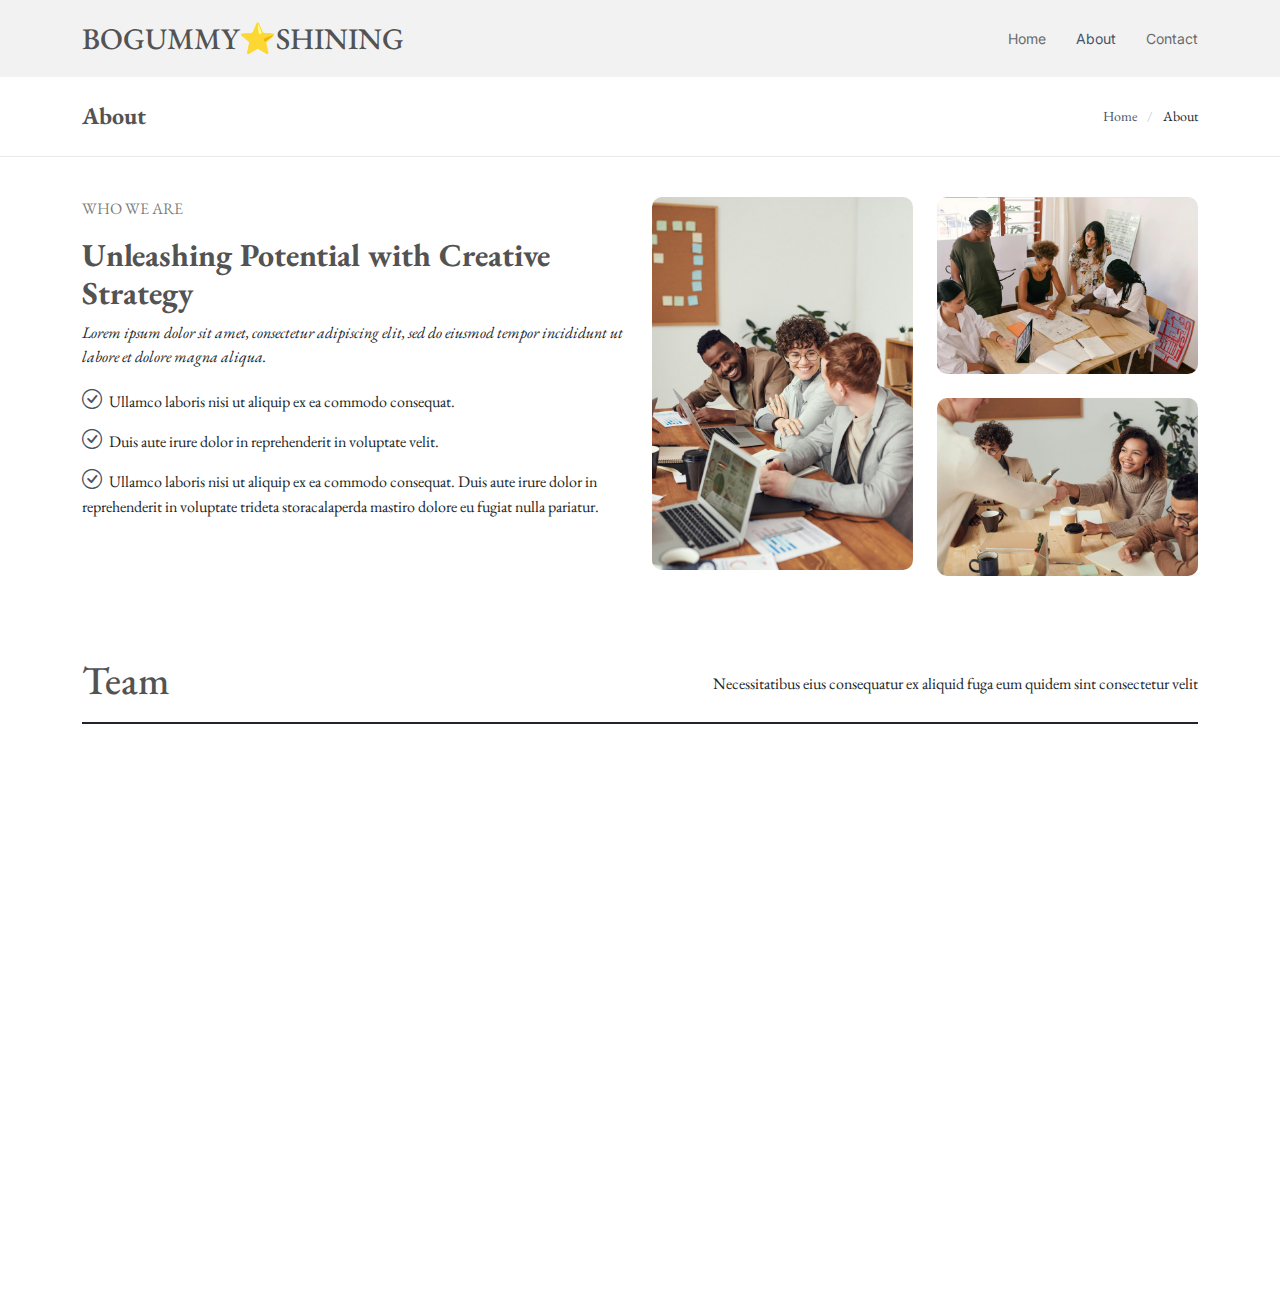
<file: about.html>
<!DOCTYPE html>
<html lang="en">

<head>
  <meta charset="utf-8">
  <meta content="width=device-width, initial-scale=1.0" name="viewport">
  <title>About - ZenBlog Bootstrap Template</title>
  <meta name="description" content="">
  <meta name="keywords" content="">

  <!-- Favicons -->
  <link href="assets/img/favicon.png" rel="icon">
  <link href="assets/img/apple-touch-icon.png" rel="apple-touch-icon">

  <!-- Fonts -->
  <link href="https://fonts.googleapis.com" rel="preconnect">
  <link href="https://fonts.gstatic.com" rel="preconnect" crossorigin>
  <link href="https://fonts.googleapis.com/css2?family=Inter:wght@100;200;300;400;500;600;700;800;900&family=EB+Garamond:ital,wght@0,400;0,500;0,600;0,700;0,800;1,400;1,500;1,600;1,700;1,800&display=swap" rel="stylesheet">

  <!-- Vendor CSS Files -->
  <link href="assets/vendor/bootstrap/css/bootstrap.min.css" rel="stylesheet">
  <link href="assets/vendor/bootstrap-icons/bootstrap-icons.css" rel="stylesheet">
  <link href="assets/vendor/aos/aos.css" rel="stylesheet">
  <link href="assets/vendor/swiper/swiper-bundle.min.css" rel="stylesheet">

  <!-- Main CSS File -->
  <link href="assets/css/main.css" rel="stylesheet">

  <!-- =======================================================
  * Template Name: ZenBlog
  * Template URL: https://bootstrapmade.com/zenblog-bootstrap-blog-template/
  * Updated: Aug 08 2024 with Bootstrap v5.3.3
  * Author: BootstrapMade.com
  * License: https://bootstrapmade.com/license/
  ======================================================== -->
</head>

<body class="about-page">

  <header id="header" class="header d-flex align-items-center sticky-top">
    <div class="container position-relative d-flex align-items-center justify-content-between">

      <a href="index.html" class="logo d-flex align-items-center me-auto me-xl-0">
        <!-- Uncomment the line below if you also wish to use an image logo -->
        <!-- <img src="assets/img/logo.png" alt=""> -->
        <h1 class="sitename">BOGUMMY⭐SHINING</h1>
      </a>

      <nav id="navmenu" class="navmenu">
        <ul>
          <li><a href="index.html">Home</a></li>
          <li><a href="about.html" class="active">About</a></li>
          <li><a href="contact.html">Contact</a></li>
        </ul>
        <i class="mobile-nav-toggle d-xl-none bi bi-list"></i>
      </nav>

    </div>
  </header>

  <main class="main">

    <!-- Page Title -->
    <div class="page-title">
      <div class="container d-lg-flex justify-content-between align-items-center">
        <h1 class="mb-2 mb-lg-0">About</h1>
        <nav class="breadcrumbs">
          <ol>
            <li><a href="index.html">Home</a></li>
            <li class="current">About</li>
          </ol>
        </nav>
      </div>
    </div><!-- End Page Title -->

    <!-- About Section -->
    <section id="about" class="about section">

      <div class="container">

        <div class="row gy-4">

          <div class="col-lg-6 content" data-aos="fade-up" data-aos-delay="100">
            <p class="who-we-are">Who We Are</p>
            <h3>Unleashing Potential with Creative Strategy</h3>
            <p class="fst-italic">
              Lorem ipsum dolor sit amet, consectetur adipiscing elit, sed do eiusmod tempor incididunt ut labore et dolore
              magna aliqua.
            </p>
            <ul>
              <li><i class="bi bi-check-circle"></i> <span>Ullamco laboris nisi ut aliquip ex ea commodo consequat.</span></li>
              <li><i class="bi bi-check-circle"></i> <span>Duis aute irure dolor in reprehenderit in voluptate velit.</span></li>
              <li><i class="bi bi-check-circle"></i> <span>Ullamco laboris nisi ut aliquip ex ea commodo consequat. Duis aute irure dolor in reprehenderit in voluptate trideta storacalaperda mastiro dolore eu fugiat nulla pariatur.</span></li>
            </ul>
          </div>

          <div class="col-lg-6 about-images" data-aos="fade-up" data-aos-delay="200">
            <div class="row gy-4">
              <div class="col-lg-6">
                <img src="assets/img/about-company-1.jpg" class="img-fluid" alt="">
              </div>
              <div class="col-lg-6">
                <div class="row gy-4">
                  <div class="col-lg-12">
                    <img src="assets/img/about-company-2.jpg" class="img-fluid" alt="">
                  </div>
                  <div class="col-lg-12">
                    <img src="assets/img/about-company-3.jpg" class="img-fluid" alt="">
                  </div>
                </div>
              </div>
            </div>

          </div>

        </div>

      </div>
    </section><!-- /About Section -->

    <!-- Team Section -->
    <section id="team" class="team section">

      <!-- Section Title -->
      <div class="container section-title" data-aos="fade-up">
        <div class="section-title-container d-flex align-items-center justify-content-between">
          <h2>Team</h2>
          <p>Necessitatibus eius consequatur ex aliquid fuga eum quidem sint consectetur velit</p>
        </div>
      </div><!-- End Section Title -->

      <div class="container">

        <div class="row gy-4">

          <div class="col-lg-6" data-aos="fade-up" data-aos-delay="100">
            <div class="team-member d-flex align-items-start">
              <div class="pic"><img src="assets/img/team/team-1.jpg" class="img-fluid" alt=""></div>
              <div class="member-info">
                <h4>Walter White</h4>
                <span>Chief Executive Officer</span>
                <p>Explicabo voluptatem mollitia et repellat qui dolorum quasi</p>
                <div class="social">
                  <a href=""><i class="bi bi-twitter-x"></i></a>
                  <a href=""><i class="bi bi-facebook"></i></a>
                  <a href=""><i class="bi bi-instagram"></i></a>
                  <a href=""> <i class="bi bi-linkedin"></i> </a>
                </div>
              </div>
            </div>
          </div><!-- End Team Member -->

          <div class="col-lg-6" data-aos="fade-up" data-aos-delay="200">
            <div class="team-member d-flex align-items-start">
              <div class="pic"><img src="assets/img/team/team-2.jpg" class="img-fluid" alt=""></div>
              <div class="member-info">
                <h4>Sarah Jhonson</h4>
                <span>Product Manager</span>
                <p>Aut maiores voluptates amet et quis praesentium qui senda para</p>
                <div class="social">
                  <a href=""><i class="bi bi-twitter-x"></i></a>
                  <a href=""><i class="bi bi-facebook"></i></a>
                  <a href=""><i class="bi bi-instagram"></i></a>
                  <a href=""> <i class="bi bi-linkedin"></i> </a>
                </div>
              </div>
            </div>
          </div><!-- End Team Member -->

          <div class="col-lg-6" data-aos="fade-up" data-aos-delay="300">
            <div class="team-member d-flex align-items-start">
              <div class="pic"><img src="assets/img/team/team-3.jpg" class="img-fluid" alt=""></div>
              <div class="member-info">
                <h4>William Anderson</h4>
                <span>CTO</span>
                <p>Quisquam facilis cum velit laborum corrupti fuga rerum quia</p>
                <div class="social">
                  <a href=""><i class="bi bi-twitter-x"></i></a>
                  <a href=""><i class="bi bi-facebook"></i></a>
                  <a href=""><i class="bi bi-instagram"></i></a>
                  <a href=""> <i class="bi bi-linkedin"></i> </a>
                </div>
              </div>
            </div>
          </div><!-- End Team Member -->

          <div class="col-lg-6" data-aos="fade-up" data-aos-delay="400">
            <div class="team-member d-flex align-items-start">
              <div class="pic"><img src="assets/img/team/team-4.jpg" class="img-fluid" alt=""></div>
              <div class="member-info">
                <h4>Amanda Jepson</h4>
                <span>Accountant</span>
                <p>Dolorum tempora officiis odit laborum officiis et et accusamus</p>
                <div class="social">
                  <a href=""><i class="bi bi-twitter-x"></i></a>
                  <a href=""><i class="bi bi-facebook"></i></a>
                  <a href=""><i class="bi bi-instagram"></i></a>
                  <a href=""> <i class="bi bi-linkedin"></i> </a>
                </div>
              </div>
            </div>
          </div><!-- End Team Member -->

        </div>

      </div>

    </section><!-- /Team Section -->

  </main>

  <!-- Scroll Top -->
  <a href="#" id="scroll-top" class="scroll-top d-flex align-items-center justify-content-center"><i class="bi bi-arrow-up-short"></i></a>

  <!-- Preloader -->
  <div id="preloader"></div>

  <!-- Vendor JS Files -->
  <script src="assets/vendor/bootstrap/js/bootstrap.bundle.min.js"></script>
  <script src="assets/vendor/php-email-form/validate.js"></script>
  <script src="assets/vendor/aos/aos.js"></script>
  <script src="assets/vendor/swiper/swiper-bundle.min.js"></script>

  <!-- Main JS File -->
  <script src="assets/js/main.js"></script>

</body>

</html>
</file>
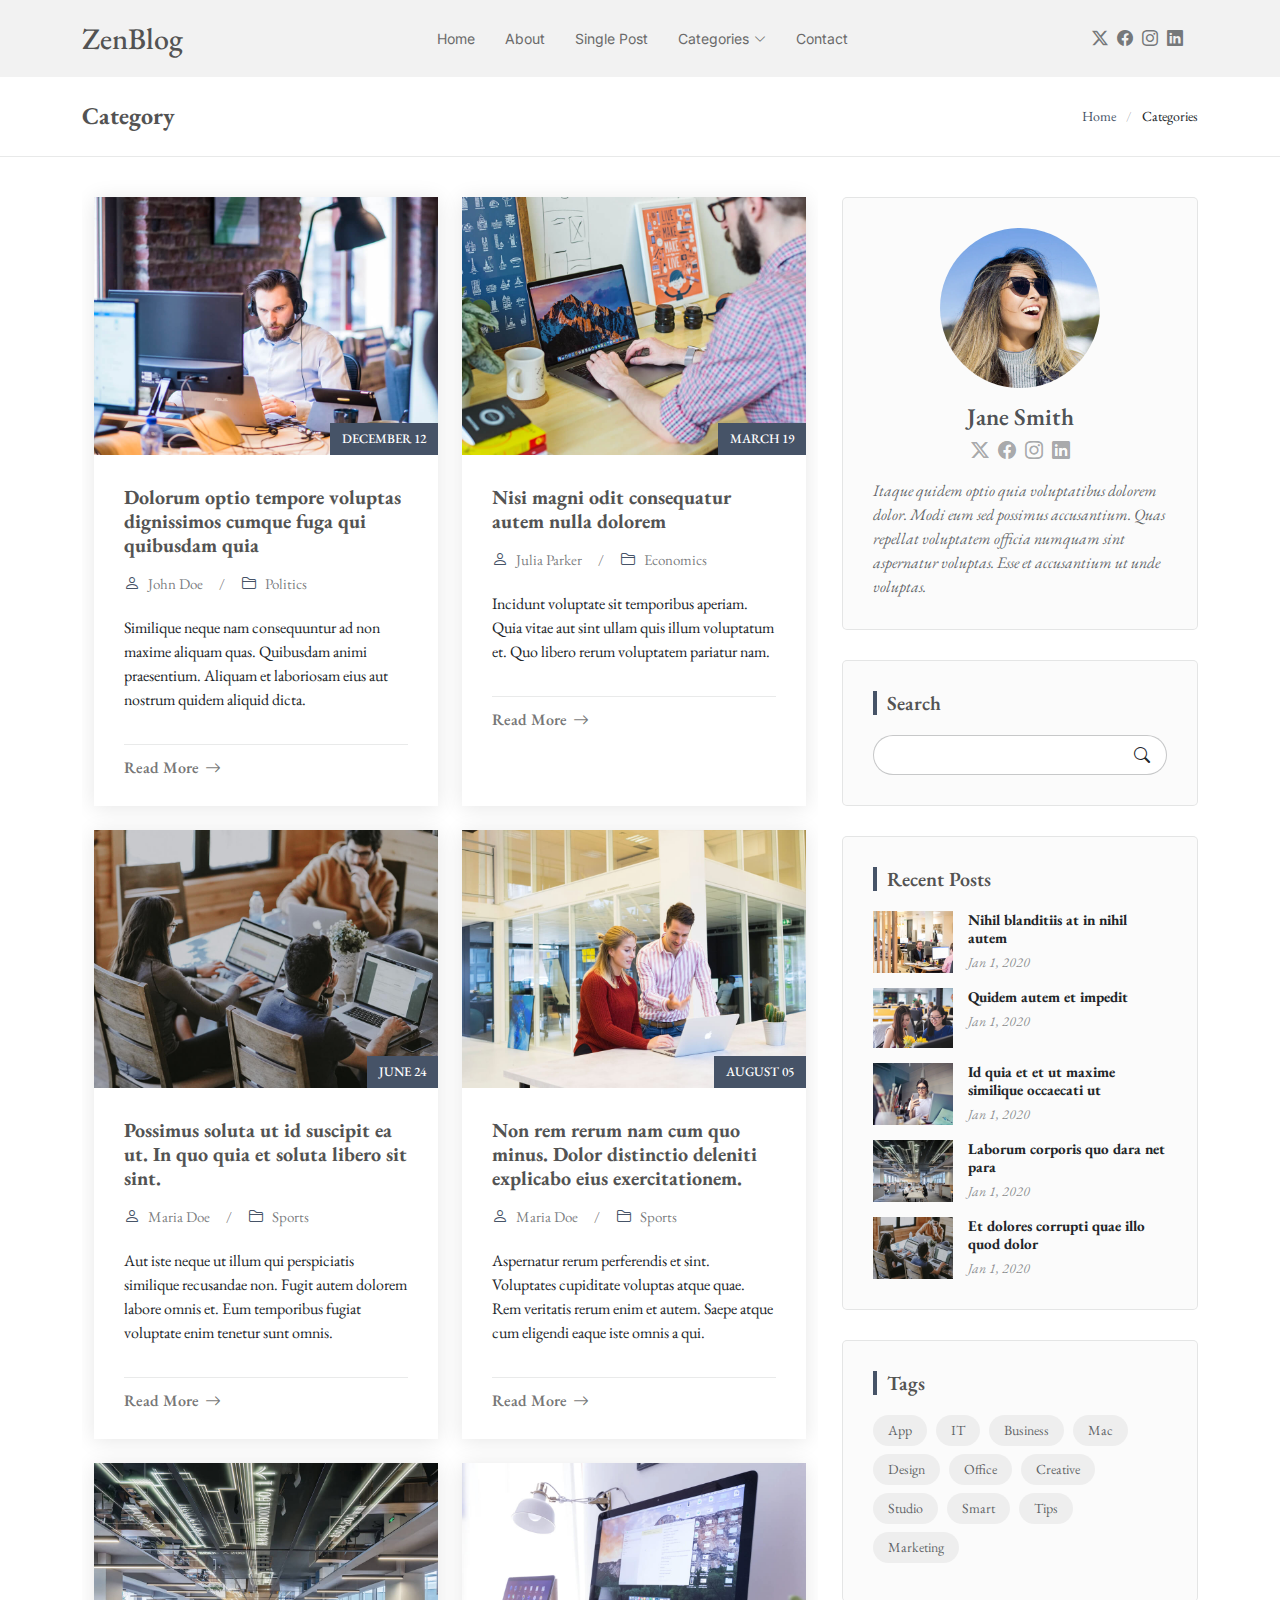
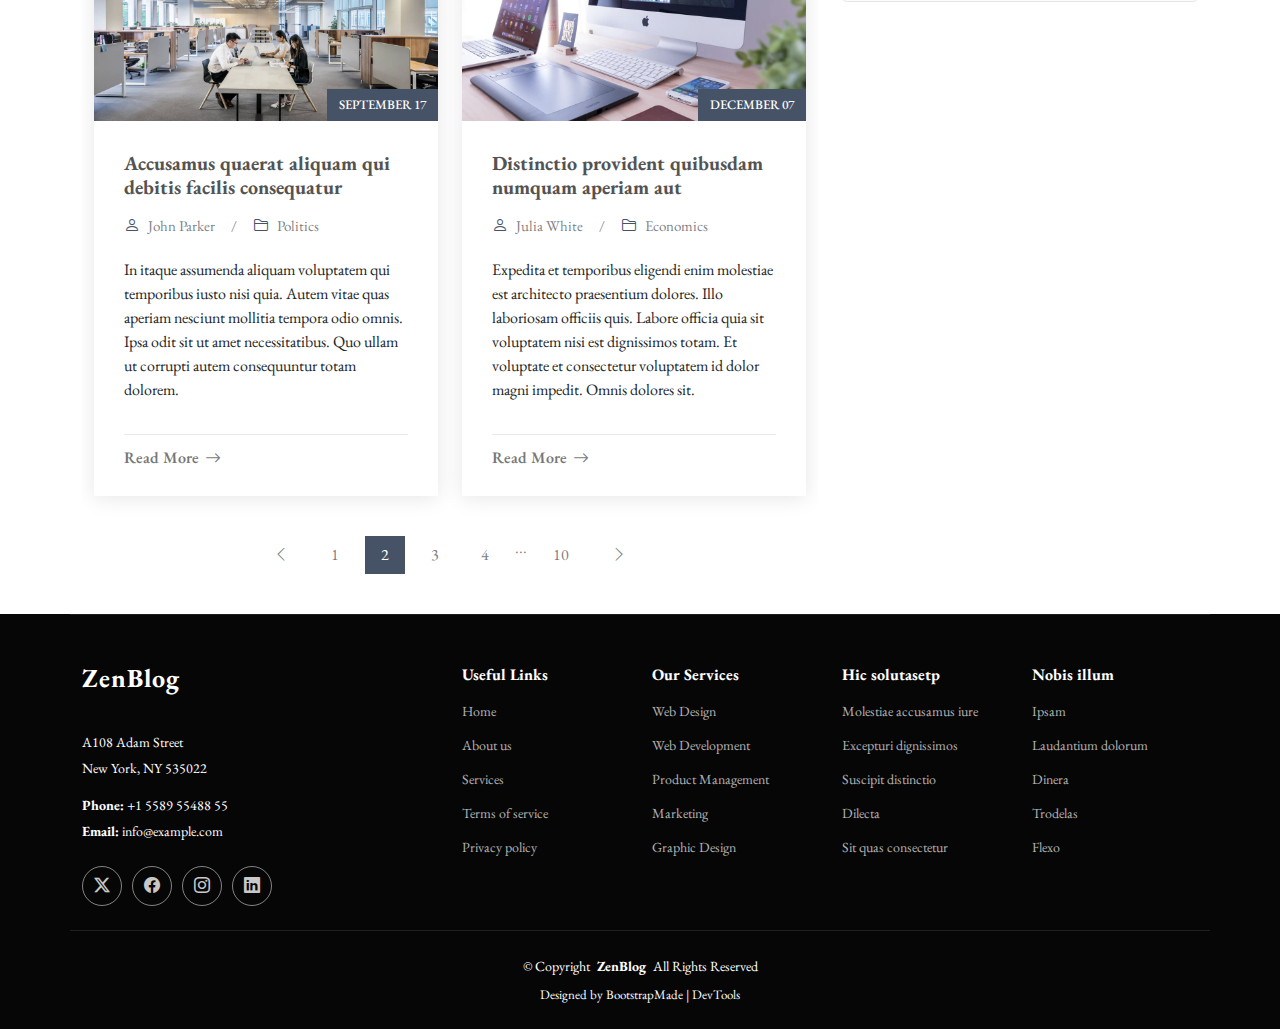
<file: category.html>
<!DOCTYPE html>
<html lang="en">

<head>
  <meta charset="utf-8">
  <meta content="width=device-width, initial-scale=1.0" name="viewport">
  <title>Category - ZenBlog Bootstrap Template</title>
  <meta name="description" content="">
  <meta name="keywords" content="">

  <!-- Favicons -->
  <link href="assets/img/favicon.png" rel="icon">
  <link href="assets/img/apple-touch-icon.png" rel="apple-touch-icon">

  <!-- Fonts -->
  <link href="https://fonts.googleapis.com" rel="preconnect">
  <link href="https://fonts.gstatic.com" rel="preconnect" crossorigin>
  <link href="https://fonts.googleapis.com/css2?family=Inter:wght@100;200;300;400;500;600;700;800;900&family=EB+Garamond:ital,wght@0,400;0,500;0,600;0,700;0,800;1,400;1,500;1,600;1,700;1,800&display=swap" rel="stylesheet">

  <!-- Vendor CSS Files -->
  <link href="assets/vendor/bootstrap/css/bootstrap.min.css" rel="stylesheet">
  <link href="assets/vendor/bootstrap-icons/bootstrap-icons.css" rel="stylesheet">
  <link href="assets/vendor/aos/aos.css" rel="stylesheet">
  <link href="assets/vendor/swiper/swiper-bundle.min.css" rel="stylesheet">

  <!-- Main CSS File -->
  <link href="assets/css/main.css" rel="stylesheet">

  <!-- =======================================================
  * Template Name: ZenBlog
  * Template URL: https://bootstrapmade.com/zenblog-bootstrap-blog-template/
  * Updated: Aug 08 2024 with Bootstrap v5.3.3
  * Author: BootstrapMade.com
  * License: https://bootstrapmade.com/license/
  ======================================================== -->
</head>

<body class="category-page">

  <header id="header" class="header d-flex align-items-center sticky-top">
    <div class="container position-relative d-flex align-items-center justify-content-between">

      <a href="index.html" class="logo d-flex align-items-center me-auto me-xl-0">
        <!-- Uncomment the line below if you also wish to use an image logo -->
        <!-- <img src="assets/img/logo.png" alt=""> -->
        <h1 class="sitename">ZenBlog</h1>
      </a>

      <nav id="navmenu" class="navmenu">
        <ul>
          <li><a href="index.html">Home</a></li>
          <li><a href="about.html">About</a></li>
          <li><a href="single-post.html">Single Post</a></li>
          <li class="dropdown"><a href="#"><span>Categories</span> <i class="bi bi-chevron-down toggle-dropdown"></i></a>
            <ul>
              <li><a href="category.html" class="active">Category 1</a></li>
              <li class="dropdown"><a href="#"><span>Deep Dropdown</span> <i class="bi bi-chevron-down toggle-dropdown"></i></a>
                <ul>
                  <li><a href="#">Deep Dropdown 1</a></li>
                  <li><a href="#">Deep Dropdown 2</a></li>
                  <li><a href="#">Deep Dropdown 3</a></li>
                  <li><a href="#">Deep Dropdown 4</a></li>
                  <li><a href="#">Deep Dropdown 5</a></li>
                </ul>
              </li>
              <li><a href="category.html" class="active">Category 2</a></li>
              <li><a href="category.html" class="active">Category 3</a></li>
              <li><a href="category.html" class="active">Category 4</a></li>
            </ul>
          </li>
          <li><a href="contact.html">Contact</a></li>
        </ul>
        <i class="mobile-nav-toggle d-xl-none bi bi-list"></i>
      </nav>

      <div class="header-social-links">
        <a href="#" class="twitter"><i class="bi bi-twitter-x"></i></a>
        <a href="#" class="facebook"><i class="bi bi-facebook"></i></a>
        <a href="#" class="instagram"><i class="bi bi-instagram"></i></a>
        <a href="#" class="linkedin"><i class="bi bi-linkedin"></i></a>
      </div>

    </div>
  </header>

  <main class="main">

    <!-- Page Title -->
    <div class="page-title position-relative">
      <div class="container d-lg-flex justify-content-between align-items-center">
        <h1 class="mb-2 mb-lg-0">Category</h1>
        <nav class="breadcrumbs">
          <ol>
            <li><a href="index.html">Home</a></li>
            <li class="current">Categories</li>
          </ol>
        </nav>
      </div>
    </div><!-- End Page Title -->

    <div class="container">
      <div class="row">

        <div class="col-lg-8">

          <!-- Blog Posts Section -->
          <section id="blog-posts" class="blog-posts section">

            <div class="container">
              <div class="row gy-4">

                <div class="col-lg-6">
                  <article class="position-relative h-100">

                    <div class="post-img position-relative overflow-hidden">
                      <img src="assets/img/blog/blog-1.jpg" class="img-fluid" alt="">
                      <span class="post-date">December 12</span>
                    </div>

                    <div class="post-content d-flex flex-column">

                      <h3 class="post-title">Dolorum optio tempore voluptas dignissimos cumque fuga qui quibusdam quia</h3>

                      <div class="meta d-flex align-items-center">
                        <div class="d-flex align-items-center">
                          <i class="bi bi-person"></i> <span class="ps-2">John Doe</span>
                        </div>
                        <span class="px-3 text-black-50">/</span>
                        <div class="d-flex align-items-center">
                          <i class="bi bi-folder2"></i> <span class="ps-2">Politics</span>
                        </div>
                      </div>

                      <p>
                        Similique neque nam consequuntur ad non maxime aliquam quas. Quibusdam animi praesentium. Aliquam et laboriosam eius aut nostrum quidem aliquid dicta.
                      </p>

                      <hr>

                      <a href="blog-details.html" class="readmore stretched-link"><span>Read More</span><i class="bi bi-arrow-right"></i></a>

                    </div>

                  </article>
                </div><!-- End post list item -->

                <div class="col-lg-6">
                  <article class="position-relative h-100">

                    <div class="post-img position-relative overflow-hidden">
                      <img src="assets/img/blog/blog-2.jpg" class="img-fluid" alt="">
                      <span class="post-date">March 19</span>
                    </div>

                    <div class="post-content d-flex flex-column">

                      <h3 class="post-title">Nisi magni odit consequatur autem nulla dolorem</h3>

                      <div class="meta d-flex align-items-center">
                        <div class="d-flex align-items-center">
                          <i class="bi bi-person"></i> <span class="ps-2">Julia Parker</span>
                        </div>
                        <span class="px-3 text-black-50">/</span>
                        <div class="d-flex align-items-center">
                          <i class="bi bi-folder2"></i> <span class="ps-2">Economics</span>
                        </div>
                      </div>

                      <p>
                        Incidunt voluptate sit temporibus aperiam. Quia vitae aut sint ullam quis illum voluptatum et. Quo libero rerum voluptatem pariatur nam.
                      </p>

                      <hr>

                      <a href="blog-details.html" class="readmore stretched-link"><span>Read More</span><i class="bi bi-arrow-right"></i></a>

                    </div>

                  </article>
                </div><!-- End post list item -->

                <div class="col-lg-6">
                  <article class="position-relative h-100">

                    <div class="post-img position-relative overflow-hidden">
                      <img src="assets/img/blog/blog-3.jpg" class="img-fluid" alt="">
                      <span class="post-date">June 24</span>
                    </div>

                    <div class="post-content d-flex flex-column">

                      <h3 class="post-title">Possimus soluta ut id suscipit ea ut. In quo quia et soluta libero sit sint.</h3>

                      <div class="meta d-flex align-items-center">
                        <div class="d-flex align-items-center">
                          <i class="bi bi-person"></i> <span class="ps-2">Maria Doe</span>
                        </div>
                        <span class="px-3 text-black-50">/</span>
                        <div class="d-flex align-items-center">
                          <i class="bi bi-folder2"></i> <span class="ps-2">Sports</span>
                        </div>
                      </div>

                      <p>
                        Aut iste neque ut illum qui perspiciatis similique recusandae non. Fugit autem dolorem labore omnis et. Eum temporibus fugiat voluptate enim tenetur sunt omnis.
                      </p>

                      <hr>

                      <a href="blog-details.html" class="readmore stretched-link"><span>Read More</span><i class="bi bi-arrow-right"></i></a>

                    </div>

                  </article>
                </div><!-- End post list item -->

                <div class="col-lg-6">
                  <article class="position-relative h-100">

                    <div class="post-img position-relative overflow-hidden">
                      <img src="assets/img/blog/blog-4.jpg" class="img-fluid" alt="">
                      <span class="post-date">August 05</span>
                    </div>

                    <div class="post-content d-flex flex-column">

                      <h3 class="post-title">Non rem rerum nam cum quo minus. Dolor distinctio deleniti explicabo eius exercitationem.</h3>

                      <div class="meta d-flex align-items-center">
                        <div class="d-flex align-items-center">
                          <i class="bi bi-person"></i> <span class="ps-2">Maria Doe</span>
                        </div>
                        <span class="px-3 text-black-50">/</span>
                        <div class="d-flex align-items-center">
                          <i class="bi bi-folder2"></i> <span class="ps-2">Sports</span>
                        </div>
                      </div>

                      <p>
                        Aspernatur rerum perferendis et sint. Voluptates cupiditate voluptas atque quae. Rem veritatis rerum enim et autem. Saepe atque cum eligendi eaque iste omnis a qui.
                      </p>

                      <hr>

                      <a href="blog-details.html" class="readmore stretched-link"><span>Read More</span><i class="bi bi-arrow-right"></i></a>

                    </div>

                  </article>
                </div><!-- End post list item -->

                <div class="col-lg-6">
                  <article class="position-relative h-100">

                    <div class="post-img position-relative overflow-hidden">
                      <img src="assets/img/blog/blog-5.jpg" class="img-fluid" alt="">
                      <span class="post-date">September 17</span>
                    </div>

                    <div class="post-content d-flex flex-column">

                      <h3 class="post-title">Accusamus quaerat aliquam qui debitis facilis consequatur</h3>

                      <div class="meta d-flex align-items-center">
                        <div class="d-flex align-items-center">
                          <i class="bi bi-person"></i> <span class="ps-2">John Parker</span>
                        </div>
                        <span class="px-3 text-black-50">/</span>
                        <div class="d-flex align-items-center">
                          <i class="bi bi-folder2"></i> <span class="ps-2">Politics</span>
                        </div>
                      </div>

                      <p>
                        In itaque assumenda aliquam voluptatem qui temporibus iusto nisi quia. Autem vitae quas aperiam nesciunt mollitia tempora odio omnis. Ipsa odit sit ut amet necessitatibus. Quo ullam ut corrupti autem consequuntur totam dolorem.
                      </p>

                      <hr>

                      <a href="blog-details.html" class="readmore stretched-link"><span>Read More</span><i class="bi bi-arrow-right"></i></a>

                    </div>

                  </article>
                </div><!-- End post list item -->

                <div class="col-lg-6">
                  <article class="position-relative h-100">

                    <div class="post-img position-relative overflow-hidden">
                      <img src="assets/img/blog/blog-6.jpg" class="img-fluid" alt="">
                      <span class="post-date">December 07</span>
                    </div>

                    <div class="post-content d-flex flex-column">

                      <h3 class="post-title">Distinctio provident quibusdam numquam aperiam aut</h3>

                      <div class="meta d-flex align-items-center">
                        <div class="d-flex align-items-center">
                          <i class="bi bi-person"></i> <span class="ps-2">Julia White</span>
                        </div>
                        <span class="px-3 text-black-50">/</span>
                        <div class="d-flex align-items-center">
                          <i class="bi bi-folder2"></i> <span class="ps-2">Economics</span>
                        </div>
                      </div>

                      <p>
                        Expedita et temporibus eligendi enim molestiae est architecto praesentium dolores. Illo laboriosam officiis quis. Labore officia quia sit voluptatem nisi est dignissimos totam. Et voluptate et consectetur voluptatem id dolor magni impedit. Omnis dolores sit.
                      </p>

                      <hr>

                      <a href="blog-details.html" class="readmore stretched-link"><span>Read More</span><i class="bi bi-arrow-right"></i></a>

                    </div>

                  </article>
                </div><!-- End post list item -->

              </div>
            </div>

          </section><!-- /Blog Posts Section -->

          <!-- Blog Pagination Section -->
          <section id="blog-pagination" class="blog-pagination section">

            <div class="container">
              <div class="d-flex justify-content-center">
                <ul>
                  <li><a href="#"><i class="bi bi-chevron-left"></i></a></li>
                  <li><a href="#">1</a></li>
                  <li><a href="#" class="active">2</a></li>
                  <li><a href="#">3</a></li>
                  <li><a href="#">4</a></li>
                  <li>...</li>
                  <li><a href="#">10</a></li>
                  <li><a href="#"><i class="bi bi-chevron-right"></i></a></li>
                </ul>
              </div>
            </div>

          </section><!-- /Blog Pagination Section -->

        </div>

        <div class="col-lg-4 sidebar">

          <div class="widgets-container">

            <!-- Blog Author Widget 2 -->
            <div class="blog-author-widget-2 widget-item">

              <div class="d-flex flex-column align-items-center">
                <img src="assets/img/blog/blog-author.jpg" class="rounded-circle flex-shrink-0" alt="">
                <h4>Jane Smith</h4>
                <div class="social-links">
                  <a href="https://x.com/#"><i class="bi bi-twitter-x"></i></a>
                  <a href="https://facebook.com/#"><i class="bi bi-facebook"></i></a>
                  <a href="https://instagram.com/#"><i class="biu bi-instagram"></i></a>
                  <a href="https://instagram.com/#"><i class="biu bi-linkedin"></i></a>
                </div>

                <p>
                  Itaque quidem optio quia voluptatibus dolorem dolor. Modi eum sed possimus accusantium. Quas repellat voluptatem officia numquam sint aspernatur voluptas. Esse et accusantium ut unde voluptas.
                </p>

              </div>
            </div><!--/Blog Author Widget 2 -->

            <!-- Search Widget -->
            <div class="search-widget widget-item">

              <h3 class="widget-title">Search</h3>
              <form action="">
                <input type="text">
                <button type="submit" title="Search"><i class="bi bi-search"></i></button>
              </form>

            </div><!--/Search Widget -->

            <!-- Recent Posts Widget -->
            <div class="recent-posts-widget widget-item">

              <h3 class="widget-title">Recent Posts</h3>

              <div class="post-item">
                <img src="assets/img/blog/blog-recent-1.jpg" alt="" class="flex-shrink-0">
                <div>
                  <h4><a href="blog-details.html">Nihil blanditiis at in nihil autem</a></h4>
                  <time datetime="2020-01-01">Jan 1, 2020</time>
                </div>
              </div><!-- End recent post item-->

              <div class="post-item">
                <img src="assets/img/blog/blog-recent-2.jpg" alt="" class="flex-shrink-0">
                <div>
                  <h4><a href="blog-details.html">Quidem autem et impedit</a></h4>
                  <time datetime="2020-01-01">Jan 1, 2020</time>
                </div>
              </div><!-- End recent post item-->

              <div class="post-item">
                <img src="assets/img/blog/blog-recent-3.jpg" alt="" class="flex-shrink-0">
                <div>
                  <h4><a href="blog-details.html">Id quia et et ut maxime similique occaecati ut</a></h4>
                  <time datetime="2020-01-01">Jan 1, 2020</time>
                </div>
              </div><!-- End recent post item-->

              <div class="post-item">
                <img src="assets/img/blog/blog-recent-4.jpg" alt="" class="flex-shrink-0">
                <div>
                  <h4><a href="blog-details.html">Laborum corporis quo dara net para</a></h4>
                  <time datetime="2020-01-01">Jan 1, 2020</time>
                </div>
              </div><!-- End recent post item-->

              <div class="post-item">
                <img src="assets/img/blog/blog-recent-5.jpg" alt="" class="flex-shrink-0">
                <div>
                  <h4><a href="blog-details.html">Et dolores corrupti quae illo quod dolor</a></h4>
                  <time datetime="2020-01-01">Jan 1, 2020</time>
                </div>
              </div><!-- End recent post item-->

            </div><!--/Recent Posts Widget -->

            <!-- Tags Widget -->
            <div class="tags-widget widget-item">

              <h3 class="widget-title">Tags</h3>
              <ul>
                <li><a href="#">App</a></li>
                <li><a href="#">IT</a></li>
                <li><a href="#">Business</a></li>
                <li><a href="#">Mac</a></li>
                <li><a href="#">Design</a></li>
                <li><a href="#">Office</a></li>
                <li><a href="#">Creative</a></li>
                <li><a href="#">Studio</a></li>
                <li><a href="#">Smart</a></li>
                <li><a href="#">Tips</a></li>
                <li><a href="#">Marketing</a></li>
              </ul>

            </div><!--/Tags Widget -->

          </div>

        </div>

      </div>
    </div>

  </main>

  <footer id="footer" class="footer dark-background">

    <div class="container footer-top">
      <div class="row gy-4">
        <div class="col-lg-4 col-md-6 footer-about">
          <a href="index.html" class="logo d-flex align-items-center">
            <span class="sitename">ZenBlog</span>
          </a>
          <div class="footer-contact pt-3">
            <p>A108 Adam Street</p>
            <p>New York, NY 535022</p>
            <p class="mt-3"><strong>Phone:</strong> <span>+1 5589 55488 55</span></p>
            <p><strong>Email:</strong> <span>info@example.com</span></p>
          </div>
          <div class="social-links d-flex mt-4">
            <a href=""><i class="bi bi-twitter-x"></i></a>
            <a href=""><i class="bi bi-facebook"></i></a>
            <a href=""><i class="bi bi-instagram"></i></a>
            <a href=""><i class="bi bi-linkedin"></i></a>
          </div>
        </div>

        <div class="col-lg-2 col-md-3 footer-links">
          <h4>Useful Links</h4>
          <ul>
            <li><a href="#">Home</a></li>
            <li><a href="#">About us</a></li>
            <li><a href="#">Services</a></li>
            <li><a href="#">Terms of service</a></li>
            <li><a href="#">Privacy policy</a></li>
          </ul>
        </div>

        <div class="col-lg-2 col-md-3 footer-links">
          <h4>Our Services</h4>
          <ul>
            <li><a href="#">Web Design</a></li>
            <li><a href="#">Web Development</a></li>
            <li><a href="#">Product Management</a></li>
            <li><a href="#">Marketing</a></li>
            <li><a href="#">Graphic Design</a></li>
          </ul>
        </div>

        <div class="col-lg-2 col-md-3 footer-links">
          <h4>Hic solutasetp</h4>
          <ul>
            <li><a href="#">Molestiae accusamus iure</a></li>
            <li><a href="#">Excepturi dignissimos</a></li>
            <li><a href="#">Suscipit distinctio</a></li>
            <li><a href="#">Dilecta</a></li>
            <li><a href="#">Sit quas consectetur</a></li>
          </ul>
        </div>

        <div class="col-lg-2 col-md-3 footer-links">
          <h4>Nobis illum</h4>
          <ul>
            <li><a href="#">Ipsam</a></li>
            <li><a href="#">Laudantium dolorum</a></li>
            <li><a href="#">Dinera</a></li>
            <li><a href="#">Trodelas</a></li>
            <li><a href="#">Flexo</a></li>
          </ul>
        </div>

      </div>
    </div>

    <div class="container copyright text-center mt-4">
      <p>© <span>Copyright</span> <strong class="px-1 sitename">ZenBlog</strong> <span>All Rights Reserved</span></p>
      <div class="credits">
        <!-- All the links in the footer should remain intact. -->
        <!-- You can delete the links only if you've purchased the pro version. -->
        <!-- Licensing information: https://bootstrapmade.com/license/ -->
        <!-- Purchase the pro version with working PHP/AJAX contact form: [buy-url] -->
        Designed by <a href="https://bootstrapmade.com/">BootstrapMade</a> | <a href="https://bootstrapmade.com/tools/">DevTools</a>
      </div>
    </div>

  </footer>

  <!-- Scroll Top -->
  <a href="#" id="scroll-top" class="scroll-top d-flex align-items-center justify-content-center"><i class="bi bi-arrow-up-short"></i></a>

  <!-- Preloader -->
  <div id="preloader"></div>

  <!-- Vendor JS Files -->
  <script src="assets/vendor/bootstrap/js/bootstrap.bundle.min.js"></script>
  <script src="assets/vendor/php-email-form/validate.js"></script>
  <script src="assets/vendor/aos/aos.js"></script>
  <script src="assets/vendor/swiper/swiper-bundle.min.js"></script>

  <!-- Main JS File -->
  <script src="assets/js/main.js"></script>

</body>

</html>
</file>
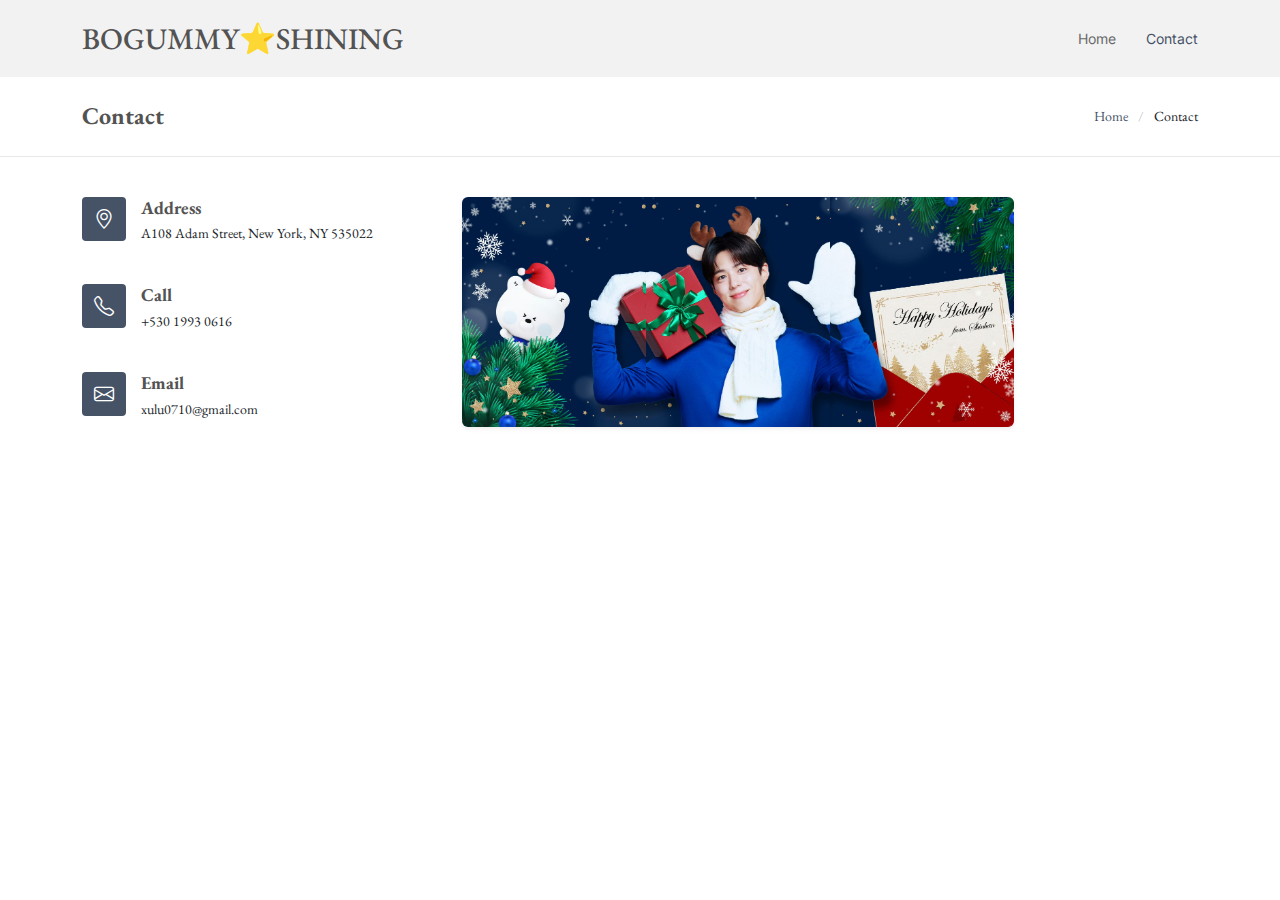
<file: contact.html>
<!DOCTYPE html>
<html lang="en">

<head>
  <meta charset="utf-8">
  <meta content="width=device-width, initial-scale=1.0" name="viewport">
  <title>Contact - ZenBlog Bootstrap Template</title>
  <meta name="description" content="">
  <meta name="keywords" content="">

  <!-- Favicons -->
  <link href="assets/img/favicon.png" rel="icon">
  <link href="assets/img/apple-touch-icon.png" rel="apple-touch-icon">

  <!-- Fonts -->
  <link href="https://fonts.googleapis.com" rel="preconnect">
  <link href="https://fonts.gstatic.com" rel="preconnect" crossorigin>
  <link href="https://fonts.googleapis.com/css2?family=Inter:wght@100;200;300;400;500;600;700;800;900&family=EB+Garamond:ital,wght@0,400;0,500;0,600;0,700;0,800;1,400;1,500;1,600;1,700;1,800&display=swap" rel="stylesheet">

  <!-- Vendor CSS Files -->
  <link href="assets/vendor/bootstrap/css/bootstrap.min.css" rel="stylesheet">
  <link href="assets/vendor/bootstrap-icons/bootstrap-icons.css" rel="stylesheet">
  <link href="assets/vendor/aos/aos.css" rel="stylesheet">
  <link href="assets/vendor/swiper/swiper-bundle.min.css" rel="stylesheet">

  <!-- Main CSS File -->
  <link href="assets/css/main.css" rel="stylesheet">

  <!-- =======================================================
  * Template Name: ZenBlog
  * Template URL: https://bootstrapmade.com/zenblog-bootstrap-blog-template/
  * Updated: Aug 08 2024 with Bootstrap v5.3.3
  * Author: BootstrapMade.com
  * License: https://bootstrapmade.com/license/
  ======================================================== -->
</head>

<body class="contact-page">

  <header id="header" class="header d-flex align-items-center sticky-top">
    <div class="container position-relative d-flex align-items-center justify-content-between">

      <a href="index.html" class="logo d-flex align-items-center me-auto me-xl-0">
        <!-- Uncomment the line below if you also wish to use an image logo -->
        <!-- <img src="assets/img/logo.png" alt=""> -->
        <h1 class="sitename">BOGUMMY⭐SHINING</h1>
      </a>

      <nav id="navmenu" class="navmenu">
        <ul>
          <li><a href="index.html">Home</a></li>
<!--          <li><a href="about.html">About</a></li>-->
          <li><a href="contact.html" class="active">Contact</a></li>
        </ul>
        <i class="mobile-nav-toggle d-xl-none bi bi-list"></i>
      </nav>

    </div>
  </header>

  <main class="main">

    <!-- Page Title -->
    <div class="page-title">
      <div class="container d-lg-flex justify-content-between align-items-center">
        <h1 class="mb-2 mb-lg-0">Contact</h1>
        <nav class="breadcrumbs">
          <ol>
            <li><a href="index.html">Home</a></li>
            <li class="current">Contact</li>
          </ol>
        </nav>
      </div>
    </div><!-- End Page Title -->

    <!-- Contact Section -->
    <section id="contact" class="contact section">

      <div class="container" data-aos="fade-up" data-aos-delay="100">

        <div class="row gy-4">

          <div class="col-lg-4">
            <div class="info-item d-flex" data-aos="fade-up" data-aos-delay="300">
              <i class="bi bi-geo-alt flex-shrink-0"></i>
              <div>
                <h3>Address</h3>
                <p>A108 Adam Street, New York, NY 535022</p>
              </div>
            </div><!-- End Info Item -->

            <div class="info-item d-flex" data-aos="fade-up" data-aos-delay="400">
              <i class="bi bi-telephone flex-shrink-0"></i>
              <div>
                <h3>Call</h3>
                <p>+530 1993 0616</p>
              </div>
            </div><!-- End Info Item -->

            <div class="info-item d-flex" data-aos="fade-up" data-aos-delay="500">
              <i class="bi bi-envelope flex-shrink-0"></i>
              <div>
                <h3>Email</h3>
                <p>xulu0710@gmail.com</p>
              </div>
            </div><!-- End Info Item -->

          </div>

          <div class="col-lg-8">
            <!-- 外层容器控制图片间距和样式 -->
           <div class="img-container mb-4">
             <!-- 圆角+轻微阴影、 悬停动画过渡、悬停轻微放大、离开恢复原状-->
            <img src="assets/img/bogummy.jpg" class="img-fluid w-75 mx-auto rounded shadow-sm"
                 style="transition: transform 0.3s;" onmouseover="this.style.transform='scale(1.02)'"
                 onmouseout="this.style.transform='scale(1)'">
          </div>
        </div>

        </div>

      </div>

    </section><!-- /Contact Section -->

  </main>

  <!-- Scroll Top -->
  <a href="#" id="scroll-top" class="scroll-top d-flex align-items-center justify-content-center"><i class="bi bi-arrow-up-short"></i></a>

  <!-- Preloader -->
  <div id="preloader"></div>

  <!-- Vendor JS Files -->
  <script src="assets/vendor/bootstrap/js/bootstrap.bundle.min.js"></script>
  <script src="assets/vendor/php-email-form/validate.js"></script>
  <script src="assets/vendor/aos/aos.js"></script>
  <script src="assets/vendor/swiper/swiper-bundle.min.js"></script>

  <!-- Main JS File -->
  <script src="assets/js/main.js"></script>

</body>

</html>
</file>
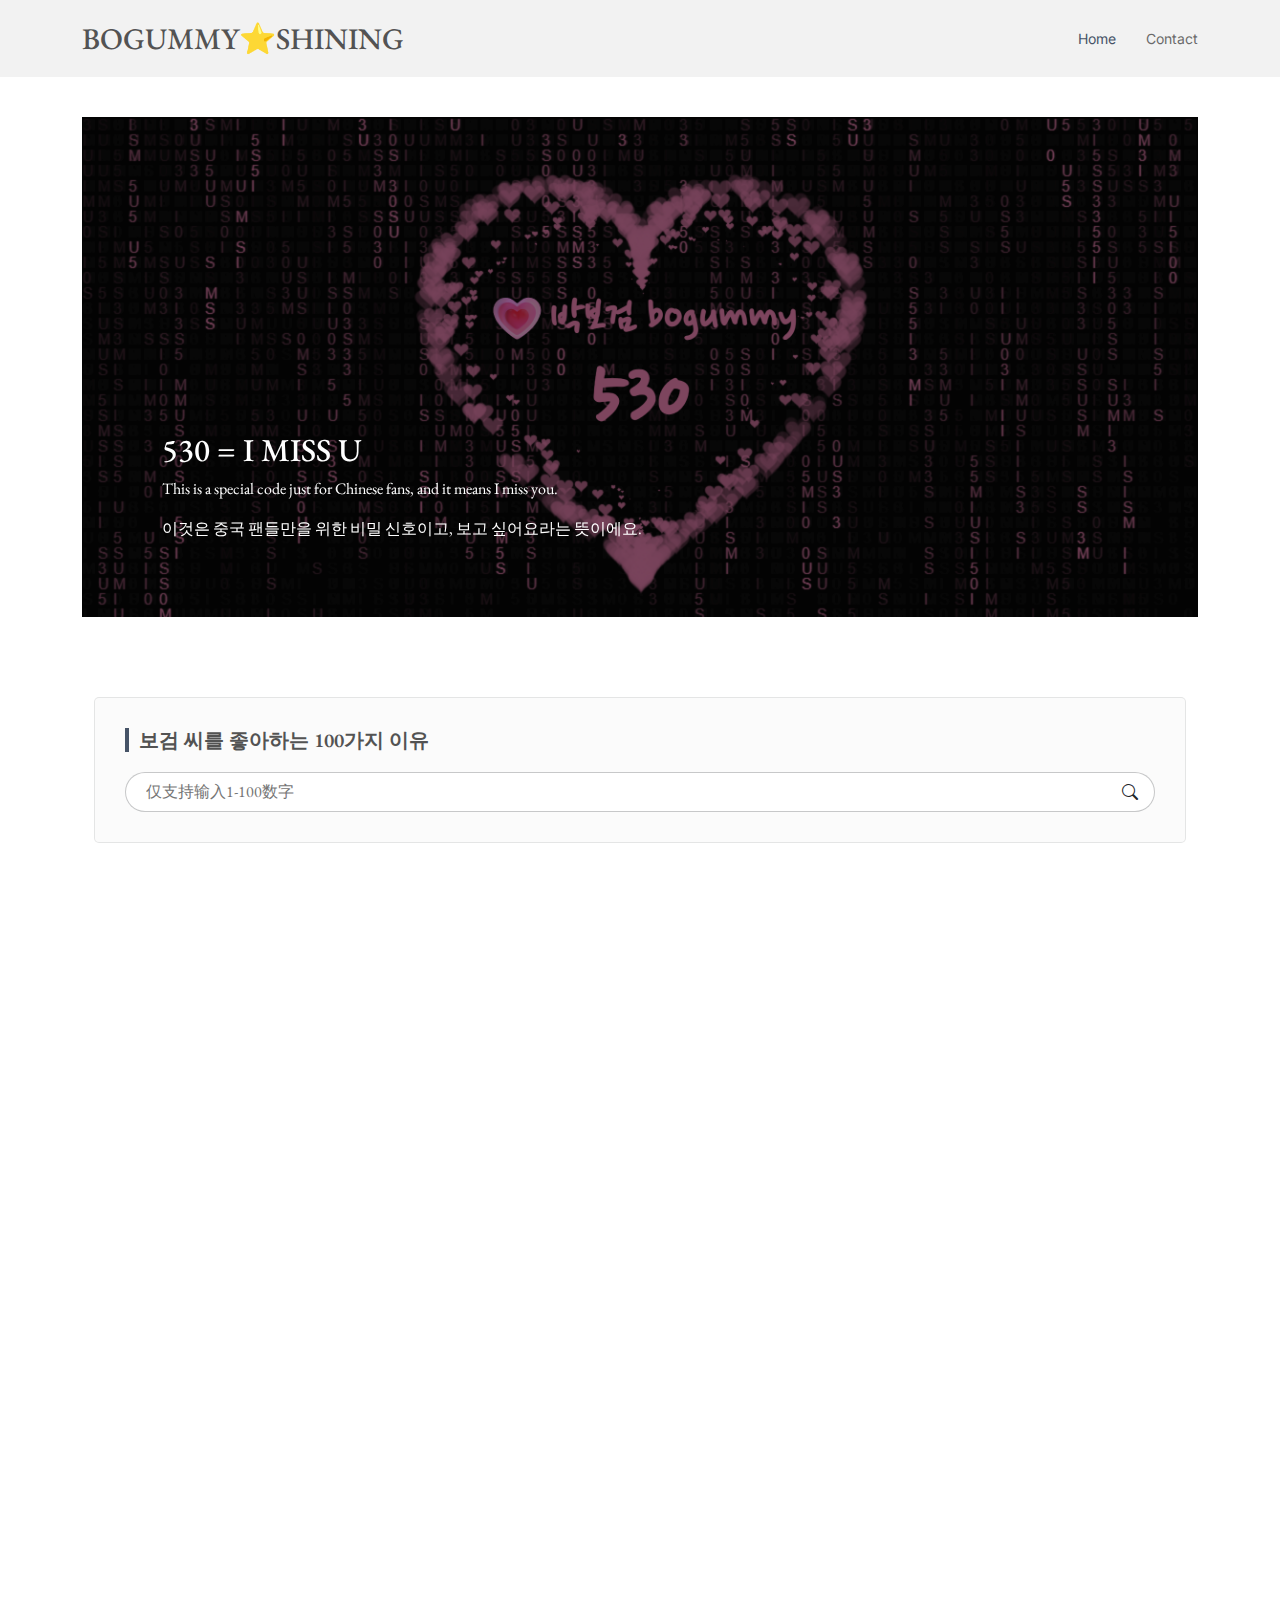
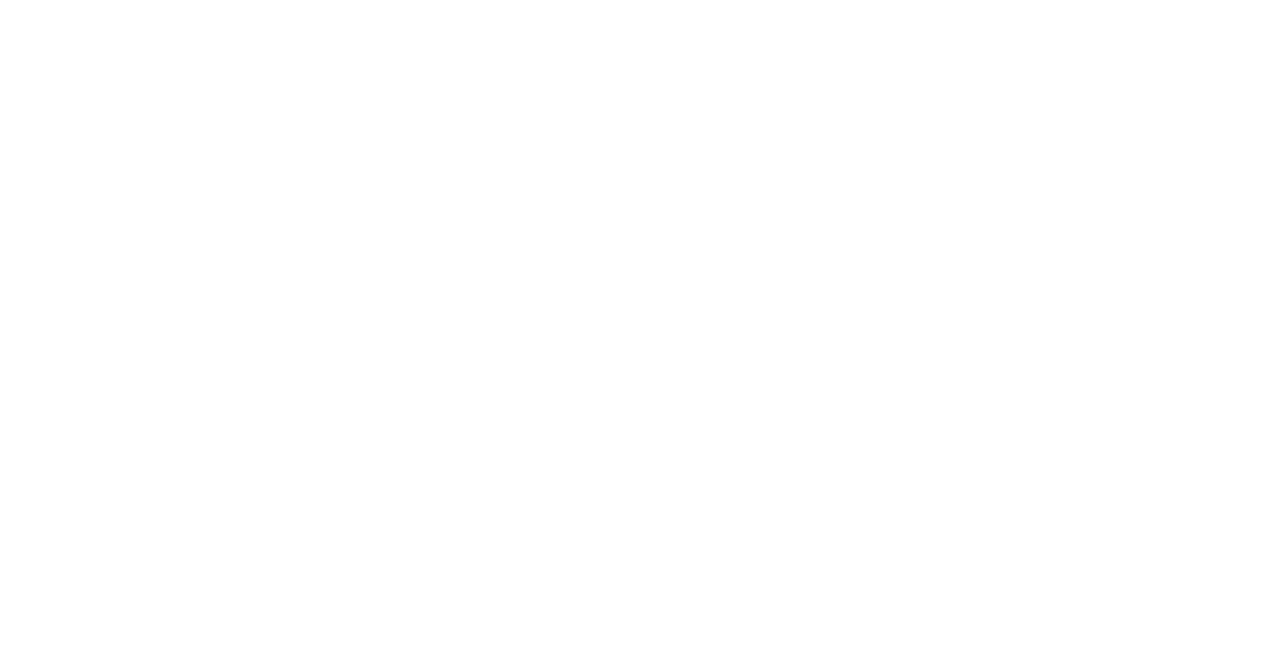
<file: index - 副本.html>
<!DOCTYPE html>
<html lang="en">

<head>
  <meta charset="utf-8">
  <meta content="width=device-width, initial-scale=1.0" name="viewport">
  <title>Index - ZenBlog Bootstrap Template</title>
  <meta name="description" content="">
  <meta name="keywords" content="">

  <!-- Favicons -->
  <link href="assets/img/favicon.png" rel="icon">
  <link href="assets/img/apple-touch-icon.png" rel="apple-touch-icon">

  <!-- Fonts -->
  <link href="https://fonts.googleapis.com" rel="preconnect">
  <link href="https://fonts.gstatic.com" rel="preconnect" crossorigin>
  <link href="https://fonts.googleapis.com/css2?family=Inter:wght@100;200;300;400;500;600;700;800;900&family=EB+Garamond:ital,wght@0,400;0,500;0,600;0,700;0,800;1,400;1,500;1,600;1,700;1,800&display=swap" rel="stylesheet">
  <link href="https://fonts.googleapis.com/css?family=Hi+Melody:400" rel="stylesheet"><!-- 韩文字体 -->
  <link href="https://fonts.googleapis.com/css?family=Gamja+Flower:400" rel="stylesheet"><!-- 韩文字体 -->
  <link href="https://fonts.googleapis.com/css?family=Nanum+Gothic:400" rel="stylesheet"><!-- 韩文字体 -->

  <!-- Vendor CSS Files -->
  <link href="assets/vendor/bootstrap/css/bootstrap.min.css" rel="stylesheet">
  <link href="assets/vendor/bootstrap-icons/bootstrap-icons.css" rel="stylesheet">
  <link href="assets/vendor/aos/aos.css" rel="stylesheet">
  <link href="assets/vendor/swiper/swiper-bundle.min.css" rel="stylesheet">

  <!-- Main CSS File -->
  <link href="assets/css/main.css" rel="stylesheet">

  <!-- =======================================================
  * Template Name: ZenBlog
  * Template URL: https://bootstrapmade.com/zenblog-bootstrap-blog-template/
  * Updated: Aug 08 2024 with Bootstrap v5.3.3
  * Author: BootstrapMade.com
  * License: https://bootstrapmade.com/license/
  ======================================================== -->
</head>

<body class="index-page">

  <header id="header" class="header d-flex align-items-center sticky-top">
    <div class="container position-relative d-flex align-items-center justify-content-between">

      <a href="index.html" class="logo d-flex align-items-center me-auto me-xl-0">
        <!-- Uncomment the line below if you also wish to use an image logo -->
        <!-- <img src="assets/img/logo.png" alt=""> -->
        <h1 class="sitename">BOGUMMY⭐SHINING</h1>
      </a>

      <nav id="navmenu" class="navmenu">
        <ul>
          <li><a href="index.html" class="active">Home</a></li>
<!--          <li><a href="about.html">About</a></li>-->
          <li><a href="contact.html">Contact</a></li>
        </ul>
        <i class="mobile-nav-toggle d-xl-none bi bi-list"></i>
      </nav>

    </div>
  </header>

  <main class="main">

    <!-- Slider Section -->
    <section id="slider" class="slider section dark-background">

      <div class="container" data-aos="fade-up" data-aos-delay="100">

        <div class="swiper init-swiper">

          <script type="application/json" class="swiper-config">
            {
              "loop": true,
              "speed": 600,
              "autoplay": {
                "delay": 5000
              },
              "slidesPerView": "auto",
              "centeredSlides": true,
              "pagination": {
                "el": ".swiper-pagination",
                "type": "bullets",
                "clickable": true
              },
              "navigation": {
                "nextEl": ".swiper-button-next",
                "prevEl": ".swiper-button-prev"
              }
            }
          </script>

          <div class="swiper-wrapper">

            <div class="swiper-slide" style="background-image: url('assets/img/530.png');">
              <div class="content">
                <h2><a href="bogummy to our heart.html">530 = I MISS U</a></h2>
                <p>This is a special code just for Chinese fans, and it means I miss you.</p>
                <p>이것은 중국 팬들만을 위한 비밀 신호이고, 보고 싶어요라는 뜻이에요.</p>
              </div>
            </div>

<!--            <div class="swiper-slide" style="background-image: url('assets/img/post-slide-2.jpg');">-->
<!--              <div class="content">-->
<!--                <h2><a href="single-post.html">17 Pictures of Medium Length Hair in Layers That Will Inspire Your New Haircut</a></h2>-->
<!--                <p>Lorem ipsum dolor sit amet, consectetur adipisicing elit. Quidem neque est mollitia! Beatae minima assumenda repellat harum vero, officiis ipsam magnam obcaecati cumque maxime inventore repudiandae quidem necessitatibus rem atque.</p>-->
<!--              </div>-->
<!--            </div>-->
          </div>

          <div class="swiper-button-next"></div>
          <div class="swiper-button-prev"></div>

          <div class="swiper-pagination"></div>
        </div>

      </div>

    </section><!-- /Slider Section -->

    <!--  Trending Category Section -->
    <section id="trending-category" class="trending-category section">

      <div class="container" data-aos="fade-up" data-aos-delay="100">

        <div class="container" data-aos="fade-up">

          <div class="search-widget widget-item">
              <h3 class="widget-title">보검 씨를 좋아하는 100가지 이유</h3>
              <form action="">
                <input type="text" id="search-input" placeholder="仅支持输入1-100数字">
                <button type="submit" title="Search"><i class="bi bi-search"></i></button>
              </form>
            </div><!--/Search Widget -->
        </div>
      </div>

    </section><!-- /Trending Category Section -->

    <!--  Like you Section -->
    <section id="like-you-category" class="like-you-category section">

      <!-- Section Title -->
      <div class="container section-title" data-aos="fade-up">
        <div class="section-title-container d-flex align-items-center justify-content-between">
          <h2>좋아하는 100가지 이유</h2>
        <!--<p>喜欢你的100个理由</p>-->
        </div>
      </div><!-- End Section Title -->

      <div class="container" data-aos="fade-up" data-aos-delay="100">

        <!--  每个row都增加分隔线   -->
        <div class="row" style="margin-bottom: 30px; padding-bottom: 20px; border-bottom: 1px solid color-mix(in srgb, var(--default-color), transparent 90%)">
          <div class="col-lg-4 border-start custom-border">
                <div class="post-list expandable-item">
                  <div class="post-meta"><span class="date">이유</span> <span class="mx-1">•</span> <span>#1</span></div>
                  <h2 onclick="toggleContent(this)">
                    택이에게 영혼을 불어넣어 주신 점
                    <p class="subtitle">You breathed life into Taek | 你给阿泽赋予了灵魂</p>
                  </h2>
                  <div class="expand-content">
                    <p>❤ 저는 택이를 통해 보검 씨를 알게 되었어요.</p>
                    <p>❤ &lt 응답하라 1988 &gt 은 제 인생 드라마이고, 택이는 제가 가장 좋아하는 캐릭터예요.</p>
                    <p>❤ 택이 덕분에 우리가 이렇게 만나게 되었고, 보검 씨를 점점 더 좋아하게 되었어요.</p>
                  </div>
                  <!--  插入图片，自适应响应式布局，设置圆角、上下和左右间距 -->
                  <img src="assets/img/taek.jpg" alt="" class="img-fluid" style="border-radius: 8px; margin: 5px 0;">
                </div>

                <div class="post-list expandable-item">
                  <div class="post-meta"><span class="date">이유</span> <span class="mx-1">•</span> <span>#2</span></div>
                  <h2 onclick="toggleContent(this)">
                    늘 감사하다는 말을 하시는 점
                    <p class="subtitle">Always thankful | 永远会说感谢的话</p>
                  </h2>
                  <div class="expand-content">
                    <p>❤ 몇 년 전에 보검 씨께서 하신 말씀, "늘 감사하다고 말하니까 감사한 일들이 생기더라고요"를 기억하고 있습니다.</p>
                    <p>❤ 보검 씨 덕분에 저도 감사하는 마음으로 살고 있고, 그래서 제 인생은 정말 행복합니다. 정말 감사합니다!</p>
                  </div>
                </div>

                <div class="post-list">
                  <div class="post-meta"><span class="date">이유</span> <span class="mx-1">•</span> <span>#3</span></div>
                  <h2>택이에게 영혼을 불어넣어 주신 점</h2>
                </div>
                <div class="post-list">
                  <div class="post-meta"><span class="date">이유</span> <span class="mx-1">•</span> <span>#4</span></div>
                  <h2>택이에게 영혼을 불어넣어 주신 점</h2>
                </div>
              </div>

          <div class="col-lg-4 border-start custom-border">
                <div class="post-list expandable-item">
                  <div class="post-meta"><span class="date">이유</span> <span class="mx-1">•</span> <span>#5</span></div>
                  <h2 onclick="toggleContent(this)">
                    택이에게 영혼을 불어넣어 주신 점
                    <p class="subtitle">You breathed life into Taek | 你给阿泽赋予了灵魂</p>
                  </h2>
                  <div class="expand-content">
                    <p>❤ 저는 택이를 통해 보검 씨를 알게 되었어요.</p>
                    <p>❤ &lt 응답하라 1988 &gt 은 제 인생 드라마이고, 택이는 제가 가장 좋아하는 캐릭터예요.</p>
                    <p>❤ 택이 덕분에 우리가 이렇게 만나게 되었고, 보검 씨를 점점 더 좋아하게 되었어요.</p>
                  </div>
                </div>

                <div class="post-list expandable-item">
                  <div class="post-meta"><span class="date">이유</span> <span class="mx-1">•</span> <span>#6</span></div>
                  <h2 onclick="toggleContent(this)">
                    늘 감사하다는 말을 하시는 점
                    <p class="subtitle">永远会说感谢的话</p>
                  </h2>
                  <div class="expand-content">
                    <p>❤ 저는 택이를 통해 보검 씨를 알게 되었어요.</p>
                    <p>❤ &lt 응답하라 1988 &gt 은 제 인생 드라마이고, 택이는 제가 가장 좋아하는 캐릭터예요.</p>
                    <p>❤ 택이 덕분에 우리가 이렇게 만나게 되었고, 보검 씨를 점점 더 좋아하게 되었어요.</p>
                  </div>
                    <!--  插入图片，自适应响应式布局，设置圆角、上下和左右间距 -->
                    <img src="assets/img/post-landscape-1.jpg" alt="" class="img-fluid" style="border-radius: 8px; margin: 5px 0;">
                </div>

                <div class="post-list">
                  <div class="post-meta"><span class="date">이유</span> <span class="mx-1">•</span> <span>#7</span></div>
                  <h2>택이에게 영혼을 불어넣어 주신 점</h2>
                </div>
                <div class="post-list">
                  <div class="post-meta"><span class="date">이유</span> <span class="mx-1">•</span> <span>#8</span></div>
                  <h2>택이에게 영혼을 불어넣어 주신 점</h2>
                </div>
              </div>

          <div class="col-lg-4 border-start custom-border">
                <div class="post-list expandable-item">
                  <div class="post-meta"><span class="date">이유</span> <span class="mx-1">•</span> <span>#9</span></div>
                  <h2 onclick="toggleContent(this)">
                    택이에게 영혼을 불어넣어 주신 점
                    <p class="subtitle">You breathed life into Taek | 你给阿泽赋予了灵魂</p>
                  </h2>
                  <div class="expand-content">
                    <p>❤ 저는 택이를 통해 보검 씨를 알게 되었어요.</p>
                    <p>❤ &lt 응답하라 1988 &gt 은 제 인생 드라마이고, 택이는 제가 가장 좋아하는 캐릭터예요.</p>
                    <p>❤ 택이 덕분에 우리가 이렇게 만나게 되었고, 보검 씨를 점점 더 좋아하게 되었어요.</p>
                  </div>
                </div>

                <div class="post-list expandable-item">
                  <div class="post-meta"><span class="date">이유</span> <span class="mx-1">•</span> <span>#10</span></div>
                  <h2 onclick="toggleContent(this)">
                    늘 감사하다는 말을 하시는 점
                    <p class="subtitle">永远会说感谢的话</p>
                  </h2>
                  <div class="expand-content">
                    <p>❤ 저는 택이를 통해 보검 씨를 알게 되었어요.</p>
                    <p>❤ &lt 응답하라 1988 &gt 은 제 인생 드라마이고, 택이는 제가 가장 좋아하는 캐릭터예요.</p>
                    <p>❤ 택이 덕분에 우리가 이렇게 만나게 되었고, 보검 씨를 점점 더 좋아하게 되었어요.</p>
                  </div>
                </div>

                <div class="post-list">
                  <div class="post-meta"><span class="date">이유</span> <span class="mx-1">•</span> <span>#11</span></div>
                  <h2>택이에게 영혼을 불어넣어 주신 점</h2>
                    <!--  插入图片，自适应响应式布局，设置圆角、上下和左右间距 -->
                    <img src="assets/img/post-landscape-3.jpg" alt="" class="img-fluid" style="border-radius: 8px; margin: 5px 0;">
                </div>
                <div class="post-list">
                  <div class="post-meta"><span class="date">이유</span> <span class="mx-1">•</span> <span>#12</span></div>
                  <h2>택이에게 영혼을 불어넣어 주신 점</h2>
                </div>
              </div>
        </div>

        <div class="row">
          <div class="col-lg-4 border-start custom-border">
                <div class="post-list expandable-item">
                  <div class="post-meta"><span class="date">이유</span> <span class="mx-1">•</span> <span>#16</span></div>
                  <h2 onclick="toggleContent(this)">
                    택이에게 영혼을 불어넣어 주신 점
                    <p class="subtitle">You breathed life into Taek | 你给阿泽赋予了灵魂</p>
                  </h2>
                  <div class="expand-content">
                    <p>❤ 저는 택이를 통해 보검 씨를 알게 되었어요.</p>
                    <p>❤ &lt 응답하라 1988 &gt 은 제 인생 드라마이고, 택이는 제가 가장 좋아하는 캐릭터예요.</p>
                    <p>❤ 택이 덕분에 우리가 이렇게 만나게 되었고, 보검 씨를 점점 더 좋아하게 되었어요.</p>
                  </div>
                </div>

                <div class="post-list expandable-item">
                  <div class="post-meta"><span class="date">이유</span> <span class="mx-1">•</span> <span>#17</span></div>
                  <h2 onclick="toggleContent(this)">
                    늘 감사하다는 말을 하시는 점
                    <p class="subtitle">永远会说感谢的话</p>
                  </h2>
                  <div class="expand-content">
                    <p>❤ 저는 택이를 통해 보검 씨를 알게 되었어요.</p>
                    <p>❤ &lt 응답하라 1988 &gt 은 제 인생 드라마이고, 택이는 제가 가장 좋아하는 캐릭터예요.</p>
                    <p>❤ 택이 덕분에 우리가 이렇게 만나게 되었고, 보검 씨를 점점 더 좋아하게 되었어요.</p>
                  </div>
                </div>

                <div class="post-list">
                  <div class="post-meta"><span class="date">이유</span> <span class="mx-1">•</span> <span>#18</span></div>
                  <h2>택이에게 영혼을 불어넣어 주신 점</h2>
                </div>
                <div class="post-list">
                  <div class="post-meta"><span class="date">이유</span> <span class="mx-1">•</span> <span>#19</span></div>
                  <h2>택이에게 영혼을 불어넣어 주신 점</h2>
                </div>
                <div class="post-list">
                  <div class="post-meta"><span class="date">이유</span> <span class="mx-1">•</span> <span>#20</span></div>
                  <h2>택이에게 영혼을 불어넣어 주신 점</h2>
                </div>
              </div>

          <div class="col-lg-4 border-start custom-border">
                <div class="post-list expandable-item">
                  <div class="post-meta"><span class="date">이유</span> <span class="mx-1">•</span> <span>#21</span></div>
                  <h2 onclick="toggleContent(this)">
                    택이에게 영혼을 불어넣어 주신 점
                    <p class="subtitle">You breathed life into Taek | 你给阿泽赋予了灵魂</p>
                  </h2>
                  <div class="expand-content">
                    <p>❤ 저는 택이를 통해 보검 씨를 알게 되었어요.</p>
                    <p>❤ &lt 응답하라 1988 &gt 은 제 인생 드라마이고, 택이는 제가 가장 좋아하는 캐릭터예요.</p>
                    <p>❤ 택이 덕분에 우리가 이렇게 만나게 되었고, 보검 씨를 점점 더 좋아하게 되었어요.</p>
                  </div>
                </div>

                <div class="post-list expandable-item">
                  <div class="post-meta"><span class="date">이유</span> <span class="mx-1">•</span> <span>#22</span></div>
                  <h2 onclick="toggleContent(this)">
                    늘 감사하다는 말을 하시는 점
                    <p class="subtitle">永远会说感谢的话</p>
                  </h2>
                  <div class="expand-content">
                    <p>❤ 저는 택이를 통해 보검 씨를 알게 되었어요.</p>
                    <p>❤ &lt 응답하라 1988 &gt 은 제 인생 드라마이고, 택이는 제가 가장 좋아하는 캐릭터예요.</p>
                    <p>❤ 택이 덕분에 우리가 이렇게 만나게 되었고, 보검 씨를 점점 더 좋아하게 되었어요.</p>
                  </div>
                </div>

                <div class="post-list">
                  <div class="post-meta"><span class="date">이유</span> <span class="mx-1">•</span> <span>#23</span></div>
                  <h2>택이에게 영혼을 불어넣어 주신 점</h2>
                </div>
                <div class="post-list">
                  <div class="post-meta"><span class="date">이유</span> <span class="mx-1">•</span> <span>#24</span></div>
                  <h2>택이에게 영혼을 불어넣어 주신 점</h2>
                </div>
                <div class="post-list">
                  <div class="post-meta"><span class="date">이유</span> <span class="mx-1">•</span> <span>#25</span></div>
                  <h2>택이에게 영혼을 불어넣어 주신 점</h2>
                </div>
              </div>

          <div class="col-lg-4 border-start custom-border">
                <div class="post-list expandable-item">
                  <div class="post-meta"><span class="date">이유</span> <span class="mx-1">•</span> <span>#26</span></div>
                  <h2 onclick="toggleContent(this)">
                    택이에게 영혼을 불어넣어 주신 점
                    <p class="subtitle">You breathed life into Taek | 你给阿泽赋予了灵魂</p>
                  </h2>
                  <div class="expand-content">
                    <p>❤ 저는 택이를 통해 보검 씨를 알게 되었어요.</p>
                    <p>❤ &lt 응답하라 1988 &gt 은 제 인생 드라마이고, 택이는 제가 가장 좋아하는 캐릭터예요.</p>
                    <p>❤ 택이 덕분에 우리가 이렇게 만나게 되었고, 보검 씨를 점점 더 좋아하게 되었어요.</p>
                  </div>
                </div>

                <div class="post-list expandable-item">
                  <div class="post-meta"><span class="date">이유</span> <span class="mx-1">•</span> <span>#27</span></div>
                  <h2 onclick="toggleContent(this)">
                    늘 감사하다는 말을 하시는 점
                    <p class="subtitle">永远会说感谢的话</p>
                  </h2>
                  <div class="expand-content">
                    <p>❤ 저는 택이를 통해 보검 씨를 알게 되었어요.</p>
                    <p>❤ &lt 응답하라 1988 &gt 은 제 인생 드라마이고, 택이는 제가 가장 좋아하는 캐릭터예요.</p>
                    <p>❤ 택이 덕분에 우리가 이렇게 만나게 되었고, 보검 씨를 점점 더 좋아하게 되었어요.</p>
                  </div>
                </div>

                <div class="post-list">
                  <div class="post-meta"><span class="date">이유</span> <span class="mx-1">•</span> <span>#28</span></div>
                  <h2>택이에게 영혼을 불어넣어 주신 점</h2>
                </div>
                <div class="post-list">
                  <div class="post-meta"><span class="date">이유</span> <span class="mx-1">•</span> <span>#29</span></div>
                  <h2>택이에게 영혼을 불어넣어 주신 점</h2>
                </div>
                <div class="post-list">
                  <div class="post-meta"><span class="date">이유</span> <span class="mx-1">•</span> <span>#30</span></div>
                  <h2>택이에게 영혼을 불어넣어 주신 점</h2>
                </div>
              </div>
        </div>

<script>
function toggleContent(h2Element) {
  // 找到当前h2后面的expand-content容器
  const content = h2Element.nextElementSibling;
  // 切换显示/隐藏
  if (content.style.display === "none") {
    content.style.display = "block";
    // 可选：加展开动画（淡入）
    content.style.opacity = 0;
    setTimeout(() => {
      content.style.opacity = 1;
      content.style.transition = "opacity 0.3s";
    }, 10);
  } else {
    content.style.display = "none";
  }
}
</script>
        </div>
      </div>

    </section><!-- /Culture Category Section -->

  </main>

  <!-- Scroll Top -->
  <a href="#" id="scroll-top" class="scroll-top d-flex align-items-center justify-content-center"><i class="bi bi-arrow-up-short"></i></a>

  <!-- Preloader -->
  <div id="preloader"></div>

  <!-- Vendor JS Files -->
  <script src="assets/vendor/bootstrap/js/bootstrap.bundle.min.js"></script>
  <script src="assets/vendor/php-email-form/validate.js"></script>
  <script src="assets/vendor/aos/aos.js"></script>
  <script src="assets/vendor/swiper/swiper-bundle.min.js"></script>

  <!-- Main JS File -->
  <script src="assets/js/main.js"></script>

</body>

</html>
</file>
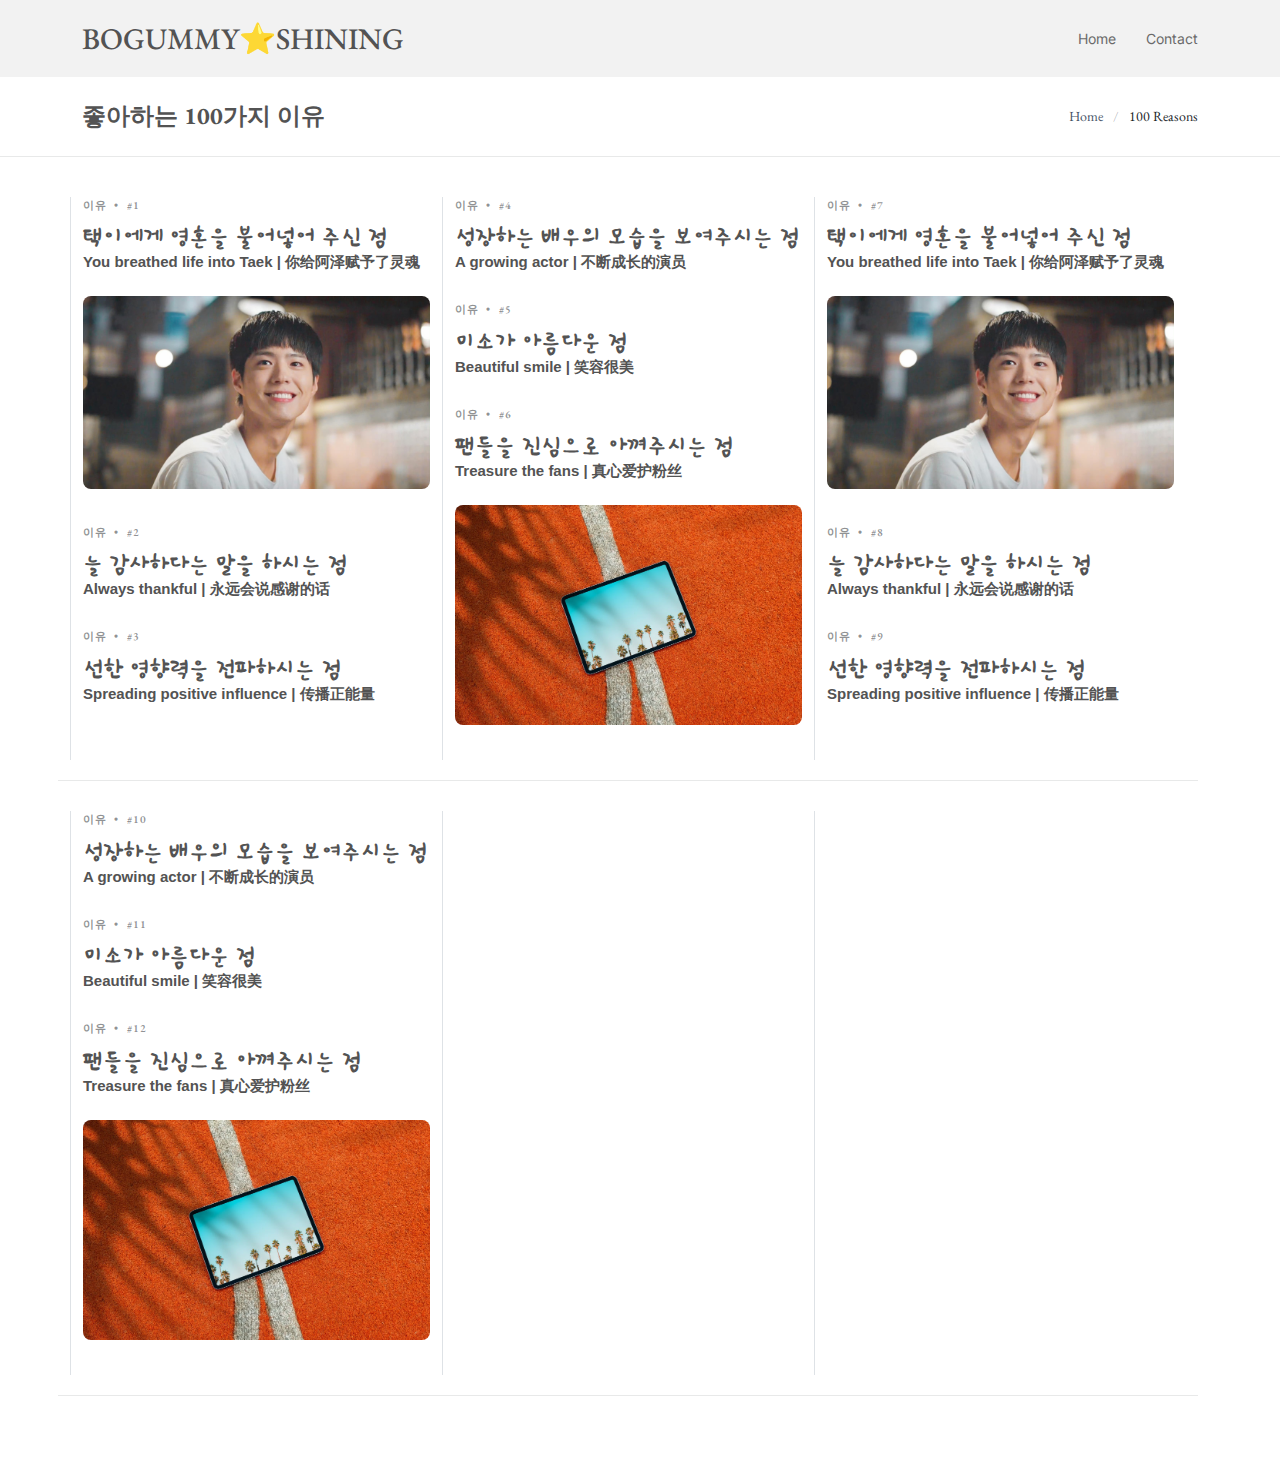
<file: reasons.html>
<!DOCTYPE html>
<html lang="en">

<head>
    <meta charset="utf-8">
    <meta content="width=device-width, initial-scale=1.0" name="viewport">
    <title>100 Reasons - BOGUMMY⭐SHINING</title>
    <meta name="description" content="">
    <meta name="keywords" content="">

    <!-- Favicons -->
    <link href="assets/img/favicon.png" rel="icon">
    <link href="assets/img/apple-touch-icon.png" rel="apple-touch-icon">

    <!-- Fonts -->
    <link href="https://fonts.googleapis.com" rel="preconnect">
    <link href="https://fonts.gstatic.com" rel="preconnect" crossorigin>
    <link
        href="https://fonts.googleapis.com/css2?family=Inter:wght@100;200;300;400;500;600;700;800;900&family=EB+Garamond:ital,wght@0,400;0,500;0,600;0,700;0,800;1,400;1,500;1,600;1,700;1,800&display=swap"
        rel="stylesheet">
    <link href="https://fonts.googleapis.com/css?family=Hi+Melody:400" rel="stylesheet">
    <link href="https://fonts.googleapis.com/css?family=Gamja+Flower:400" rel="stylesheet">
    <link href="https://fonts.googleapis.com/css?family=Nanum+Gothic:400" rel="stylesheet">

    <!-- Vendor CSS Files -->
    <link href="assets/vendor/bootstrap/css/bootstrap.min.css" rel="stylesheet">
    <link href="assets/vendor/bootstrap-icons/bootstrap-icons.css" rel="stylesheet">
    <link href="assets/vendor/aos/aos.css" rel="stylesheet">
    <link href="assets/vendor/swiper/swiper-bundle.min.css" rel="stylesheet">

    <!-- Main CSS File -->
    <link href="assets/css/main.css" rel="stylesheet">
</head>

<body class="index-page">

    <header id="header" class="header d-flex align-items-center sticky-top">
        <div class="container position-relative d-flex align-items-center justify-content-between">

            <a href="index.html" class="logo d-flex align-items-center me-auto me-xl-0">
                <h1 class="sitename">BOGUMMY⭐SHINING</h1>
            </a>

            <nav id="navmenu" class="navmenu">
                <ul>
                    <li><a href="index.html">Home</a></li>
                    <li><a href="contact.html">Contact</a></li>
                </ul>
                <i class="mobile-nav-toggle d-xl-none bi bi-list"></i>
            </nav>

        </div>
    </header>

    <main class="main">

        <!-- Page Title -->
        <div class="page-title">
            <div class="container d-lg-flex justify-content-between align-items-center">
                <h1 class="mb-2 mb-lg-0">좋아하는 100가지 이유</h1>
                <nav class="breadcrumbs">
                    <ol>
                        <li><a href="index.html">Home</a></li>
                        <li class="current">100 Reasons</li>
                    </ol>
                </nav>
            </div>
        </div><!-- End Page Title -->

        <!-- Like you Section -->
        <section id="like-you-category" class="like-you-category section">

            <div class="container" data-aos="fade-up" data-aos-delay="100">

                <!-- Reasons Grid (Dynamically rendered by reasons.js) -->
                <div id="reasons-grid" class="row">
                </div>

            </div>
        </section><!-- /Like you Section -->

    </main>

    <!-- Scroll Top -->
    <a href="#" id="scroll-top" class="scroll-top d-flex align-items-center justify-content-center"><i
            class="bi bi-arrow-up-short"></i></a>

    <!-- Vendor JS Files -->
    <script src="assets/vendor/bootstrap/js/bootstrap.bundle.min.js"></script>
    <script src="assets/vendor/aos/aos.js"></script>
    <script src="assets/vendor/swiper/swiper-bundle.min.js"></script>

    <!-- Main JS File -->
    <script src="assets/js/main.js"></script>
    <script src="assets/js/reasons.js"></script>

</body>

</html>
</file>
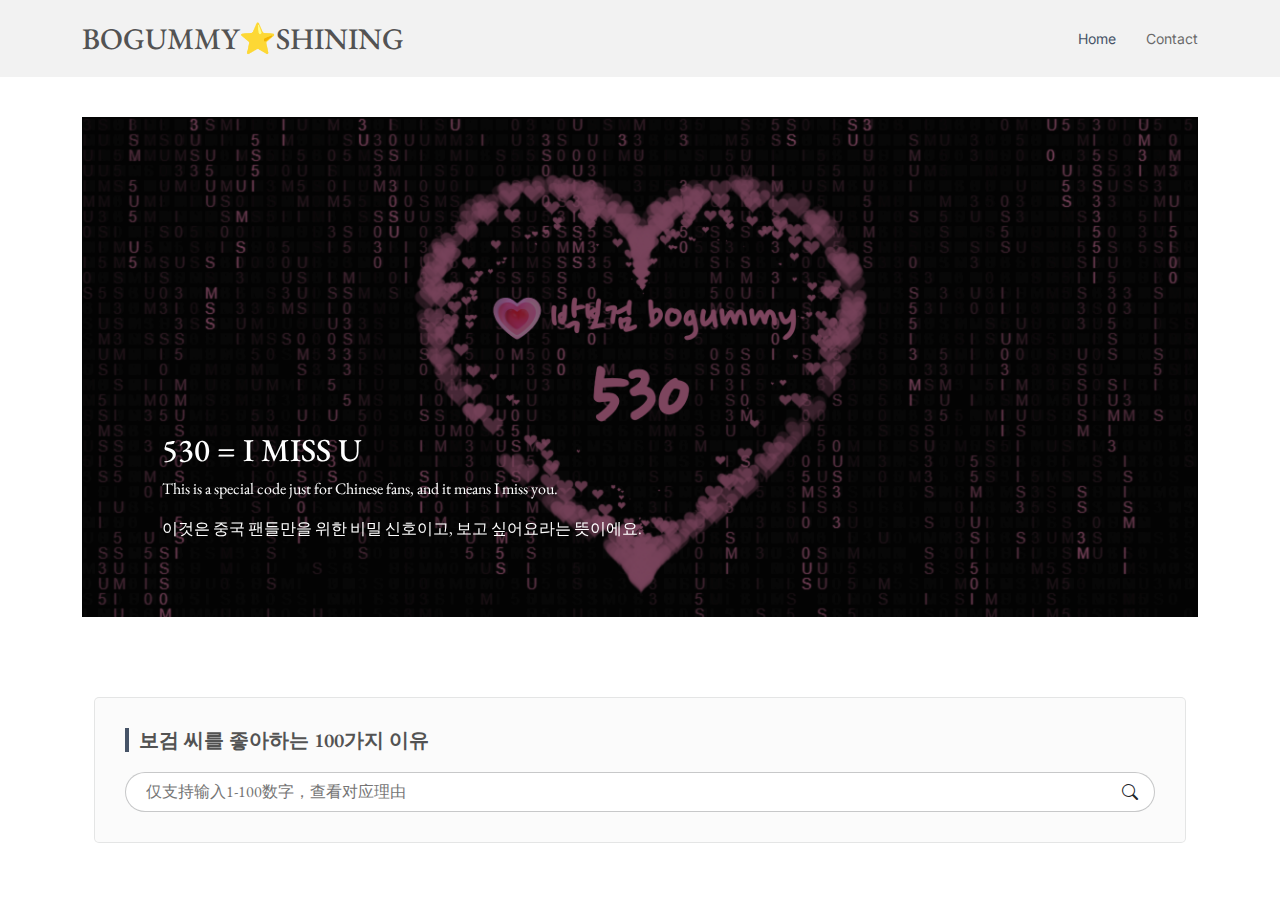
<file: search-new.html>
<!DOCTYPE html>
<html lang="en">

<head>
    <meta charset="utf-8">
    <meta content="width=device-width, initial-scale=1.0" name="viewport">
    <title>Index - ZenBlog Bootstrap Template</title>
    <meta name="description" content="">
    <meta name="keywords" content="">

    <!-- Favicons -->
    <link href="assets/img/favicon.png" rel="icon">
    <link href="assets/img/apple-touch-icon.png" rel="apple-touch-icon">

    <!-- Fonts -->
    <link href="https://fonts.googleapis.com" rel="preconnect">
    <link href="https://fonts.gstatic.com" rel="preconnect" crossorigin>
    <link
        href="https://fonts.googleapis.com/css2?family=Inter:wght@100;200;300;400;500;600;700;800;900&family=EB+Garamond:ital,wght@0,400;0,500;0,600;0,700;0,800;1,400;1,500;1,600;1,700;1,800&display=swap"
        rel="stylesheet">
    <link href="https://fonts.googleapis.com/css?family=Hi+Melody:400" rel="stylesheet"><!-- 韩文字体 -->
    <link href="https://fonts.googleapis.com/css?family=Gamja+Flower:400" rel="stylesheet"><!-- 韩文字体 -->
    <link href="https://fonts.googleapis.com/css?family=Nanum+Gothic:400" rel="stylesheet"><!-- 韩文字体 -->

    <!-- Vendor CSS Files -->
    <link href="assets/vendor/bootstrap/css/bootstrap.min.css" rel="stylesheet">
    <link href="assets/vendor/bootstrap-icons/bootstrap-icons.css" rel="stylesheet">
    <link href="assets/vendor/aos/aos.css" rel="stylesheet">
    <link href="assets/vendor/swiper/swiper-bundle.min.css" rel="stylesheet">

    <!-- Main CSS File -->
    <link href="assets/css/main.css" rel="stylesheet">
</head>

<body class="index-page">

    <header id="header" class="header d-flex align-items-center sticky-top">
        <div class="container position-relative d-flex align-items-center justify-content-between">
            <a href="index.html" class="logo d-flex align-items-center me-auto me-xl-0">
                <h1 class="sitename">BOGUMMY⭐SHINING</h1>
            </a>
            <nav id="navmenu" class="navmenu">
                <ul>
                    <li><a href="index.html" class="active">Home</a></li>
                    <li><a href="contact.html">Contact</a></li>
                </ul>
                <i class="mobile-nav-toggle d-xl-none bi bi-list"></i>
            </nav>
        </div>
    </header>

    <main class="main">
        <!-- Slider Section -->
        <section id="slider" class="slider section dark-background">
            <div class="container" data-aos="fade-up" data-aos-delay="100">
                <div class="swiper init-swiper">
                    <script type="application/json" class="swiper-config">
                    {
                        "loop": true,
                        "speed": 600,
                        "autoplay": {
                            "delay": 5000
                        },
                        "slidesPerView": "auto",
                        "centeredSlides": true,
                        "pagination": {
                            "el": ".swiper-pagination",
                            "type": "bullets",
                            "clickable": true
                        },
                        "navigation": {
                            "nextEl": ".swiper-button-next",
                            "prevEl": ".swiper-button-prev"
                        }
                    }
                </script>
                    <div class="swiper-wrapper">
                        <div class="swiper-slide" style="background-image: url('assets/img/530.png');">
                            <div class="content">
                                <h2><a href="bogummy to our heart.html">530 = I MISS U</a></h2>
                                <p>This is a special code just for Chinese fans, and it means I miss you.</p>
                                <p>이것은 중국 팬들만을 위한 비밀 신호이고, 보고 싶어요라는 뜻이에요.</p>
                            </div>
                        </div>
                    </div>
                    <div class="swiper-button-next"></div>
                    <div class="swiper-button-prev"></div>
                    <div class="swiper-pagination"></div>
                </div>
            </div>
        </section><!-- /Slider Section -->

        <!--  Trending Category Section -->
        <section id="trending-category" class="trending-category section">
            <div class="container" data-aos="fade-up" data-aos-delay="100">
                <div class="container" data-aos="fade-up">
                    <!--Search Widget -->
                    <div class="search-widget widget-item">
                        <h3 class="widget-title">보검 씨를 좋아하는 100가지 이유</h3>
                        <form id="reason-form">
                            <input type="text" id="num-input" placeholder="仅支持输入1-100数字，查看对应理由">
                            <button type="submit" title="Search"><i class="bi bi-search"></i></button>
                        </form>
                        <div class="error-tip" id="error-tip" style="display: none; color: red; margin-top: 10px;">
                            ❗请输入1-100之间的有效数字哦～</div>
                    </div><!--/Search Widget -->

                    <!-- 理由展示容器（修复DOM结构） -->
                    <div class="post-list expandable-item" id="reason-container"
                        style="display: none; margin-top: 20px; padding: 15px; border: 1px solid #eee; border-radius: 8px;">
                        <div class="post-meta">
                            <span class="date">이유</span>
                            <span class="mx-1">•</span>
                            <span id="reason-num">#1</span>
                        </div>
                        <!-- 标题容器：主标题 + 副标题 -->
                        <h2 id="reason-title" style="cursor: pointer; margin: 10px 0;">
                            <span class="main-title"></span>
                            <p class="subtitle" style="font-size: 14px; color: #666; margin: 5px 0;"></p>
                        </h2>
                        <!-- 展开内容 -->
                        <div class="expand-content" id="reason-content"
                            style="margin-top: 10px; padding: 10px; background: #f9f9f9; border-radius: 4px;"></div>
                    </div>
                </div>
            </div>

            <script>
                // 1. 理由数据（示例1-2，可继续扩展到100）
                const reasonsList = [
                    {
                        num: 1,
                        title: "택이에게 영혼을 불어넣어 주신 점",
                        subtitle: "You breathed life into Taek | 你给阿泽赋予了灵魂",
                        content: [
                            "❤ 저는 택이를 통해 보검 씨를 알게 되었어요.",
                            "❤ &lt 응답하라 1988 &gt 은 제 인생 드라마이고, 택이는 제가 가장 좋아하는 캐릭터예요.",
                            "❤ 택이 덕분에 우리가 이렇게 만나게 되었고, 보검 씨를 점점 더 좋아하게 되었어요."
                        ]
                    },
                    {
                        num: 2,
                        title: "보검 씨의 따뜻한 목소리",
                        subtitle: "Bogum's warm voice | 宝剑温暖的声音",
                        content: [
                            "❤ 보검 씨의 노래는 마음을 따뜻하게 해줘요.",
                            "❤ 매일 밤 그의 목소리를 듣고 잠들어요."
                        ]
                    }
                    // 继续添加3-100的理由...
                ];

                // 2. 修复：统一元素获取（确保ID对应）
                const numInput = document.getElementById('num-input');
                const errorTip = document.getElementById('error-tip');
                const reasonContainer = document.getElementById('reason-container');
                const reasonNum = document.getElementById('reason-num');
                const reasonTitle = document.getElementById('reason-title');
                const reasonContent = document.getElementById('reason-content');
                // 副标题元素（新增：匹配修复后的DOM结构）
                const subtitleEl = reasonTitle.querySelector('.subtitle');
                const mainTitleEl = reasonTitle.querySelector('.main-title');

                // 3. 修复：表单提交阻止默认行为（避免页面刷新）
                document.getElementById('reason-form').addEventListener('submit', function (e) {
                    e.preventDefault(); // 阻止表单提交刷新页面
                });

                // 4. 修复：输入框监听逻辑（变量名+DOM操作全修正）
                numInput.addEventListener('input', function () {
                    // 初始化隐藏
                    errorTip.style.display = 'none';
                    reasonContainer.style.display = 'none';

                    // 获取并清理输入值
                    const inputVal = this.value.trim();
                    if (inputVal === '') {
                        return;
                    }

                    // 验证数字有效性
                    const inputNum = Number(inputVal);
                    if (!Number.isInteger(inputNum) || inputNum < 1 || inputNum > reasonsList.length) {
                        errorTip.textContent = `❌ 请输入1-${reasonsList.length}之间的整数`;
                        errorTip.style.display = 'block';
                        return;
                    }

                    // 获取对应理由
                    const targetReason = reasonsList[inputNum - 1];
                    if (!targetReason) {
                        errorTip.textContent = `❌ 暂无编号${inputNum}的理由`;
                        errorTip.style.display = 'block';
                        return;
                    }

                    // 5. 赋值渲染（匹配修复后的DOM结构）
                    reasonNum.innerText = `#${targetReason.num}`;
                    mainTitleEl.innerText = targetReason.title; // 主标题
                    subtitleEl.innerText = targetReason.subtitle; // 副标题
                    // 渲染内容（逐行生成p标签）
                    reasonContent.innerHTML = targetReason.content.map(line => `<p>${line}</p>`).join('');

                    // 显示容器
                    reasonContainer.style.display = 'block';

                    // 调试日志（可选）
                    console.log('渲染成功：', targetReason);
                });

                // 可选：添加点击展开/收起功能（补全原有逻辑）
                reasonTitle.addEventListener('click', function () {
                    const content = document.getElementById('reason-content');
                    content.style.display = content.style.display === 'none' ? 'block' : 'none';
                });
            </script>
        </section><!-- /Trending Category Section -->
    </main>

    <!-- Scroll Top -->
    <a href="#" id="scroll-top" class="scroll-top d-flex align-items-center justify-content-center"><i
            class="bi bi-arrow-up-short"></i></a>

    <!-- Preloader -->
    <div id="preloader"></div>

    <!-- Vendor JS Files -->
    <script src="assets/vendor/bootstrap/js/bootstrap.bundle.min.js"></script>
    <script src="assets/vendor/php-email-form/validate.js"></script>
    <script src="assets/vendor/aos/aos.js"></script>
    <script src="assets/vendor/swiper/swiper-bundle.min.js"></script>

    <!-- Main JS File -->
    <script src="assets/js/main.js"></script>

</body>

</html>
</file>
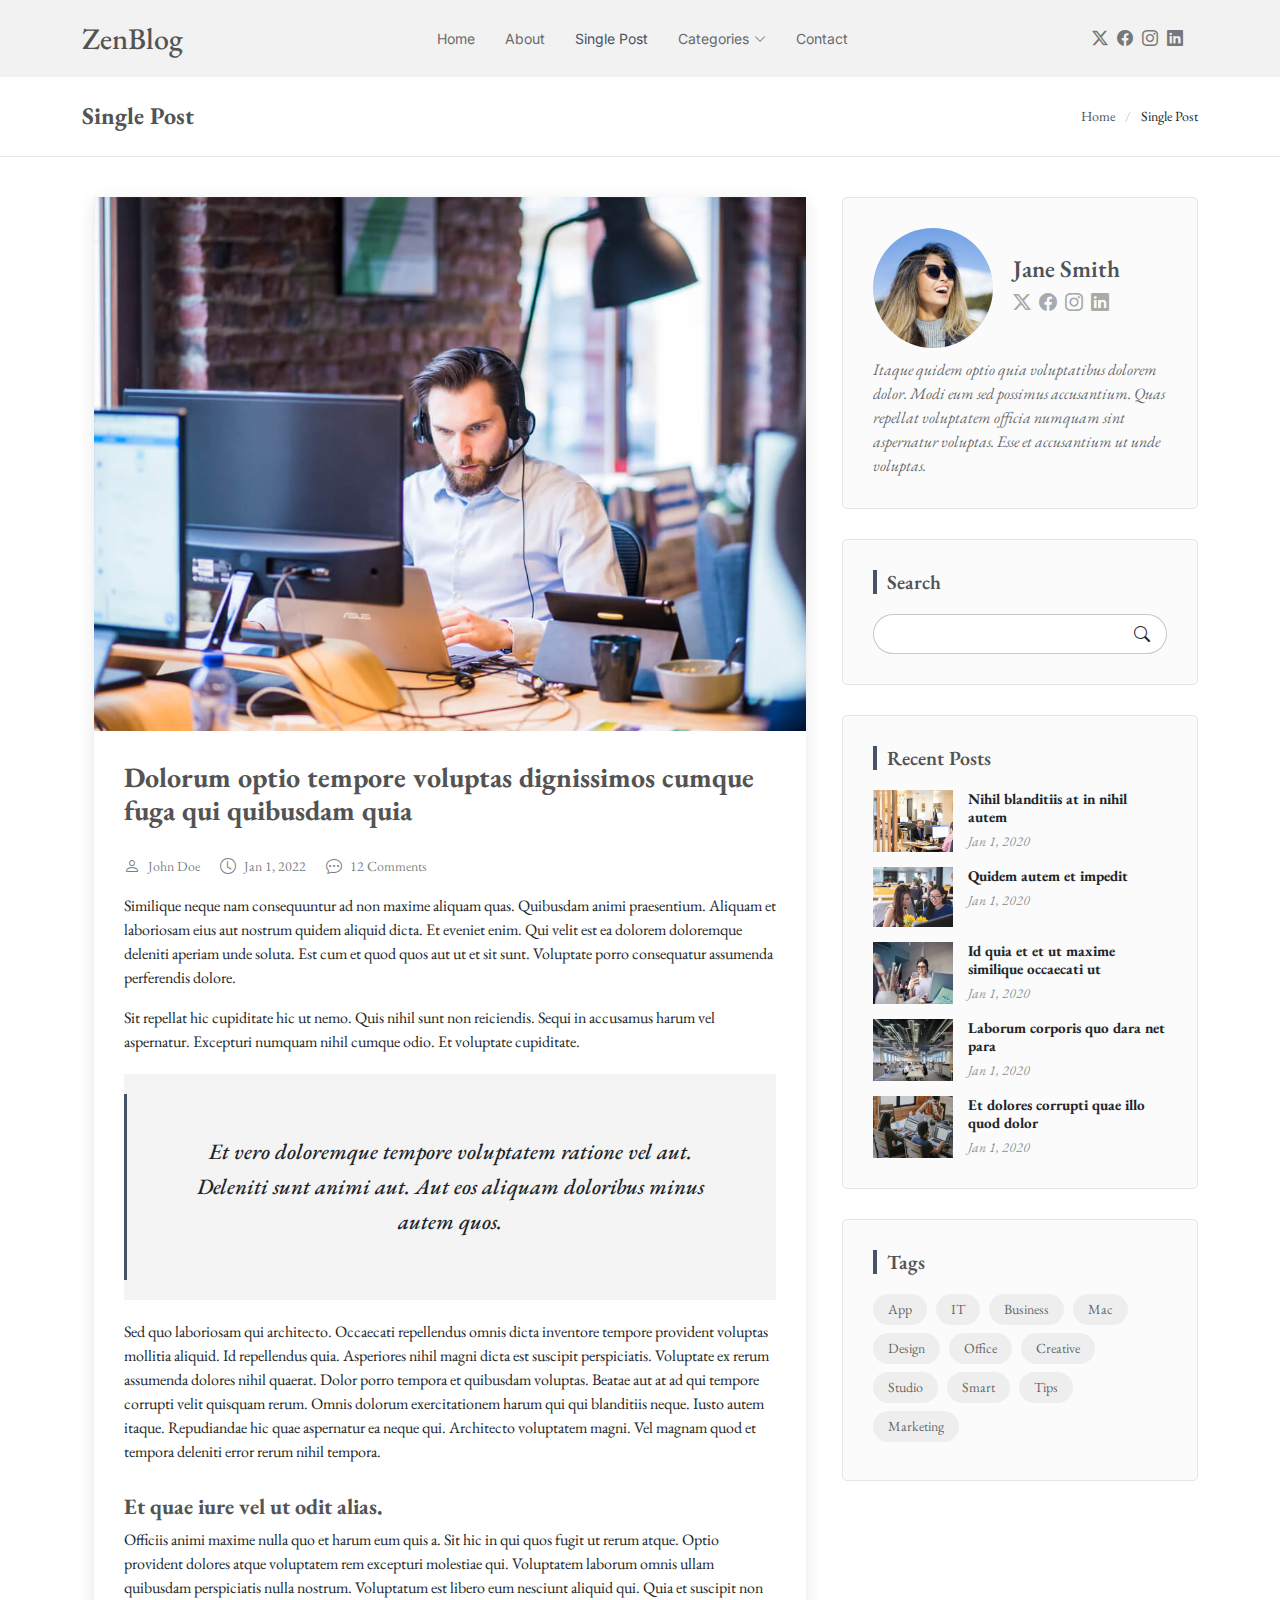
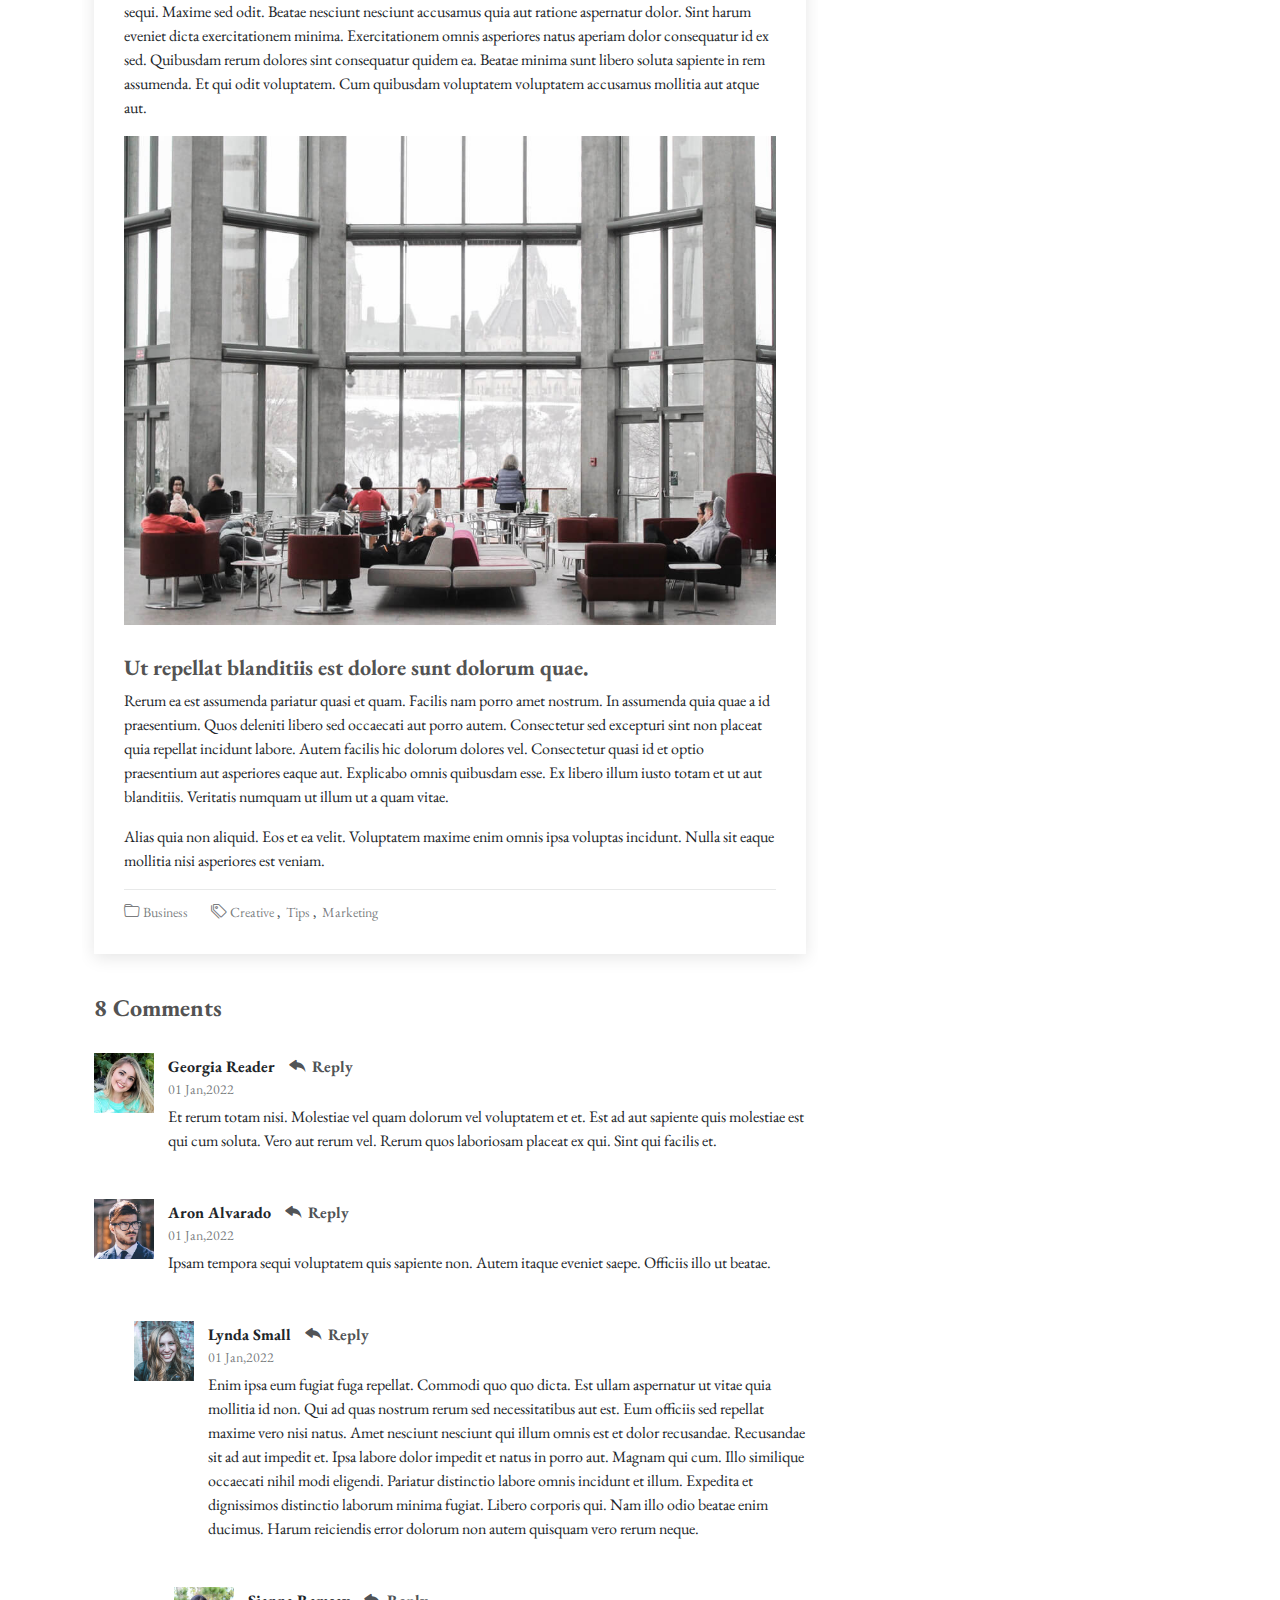
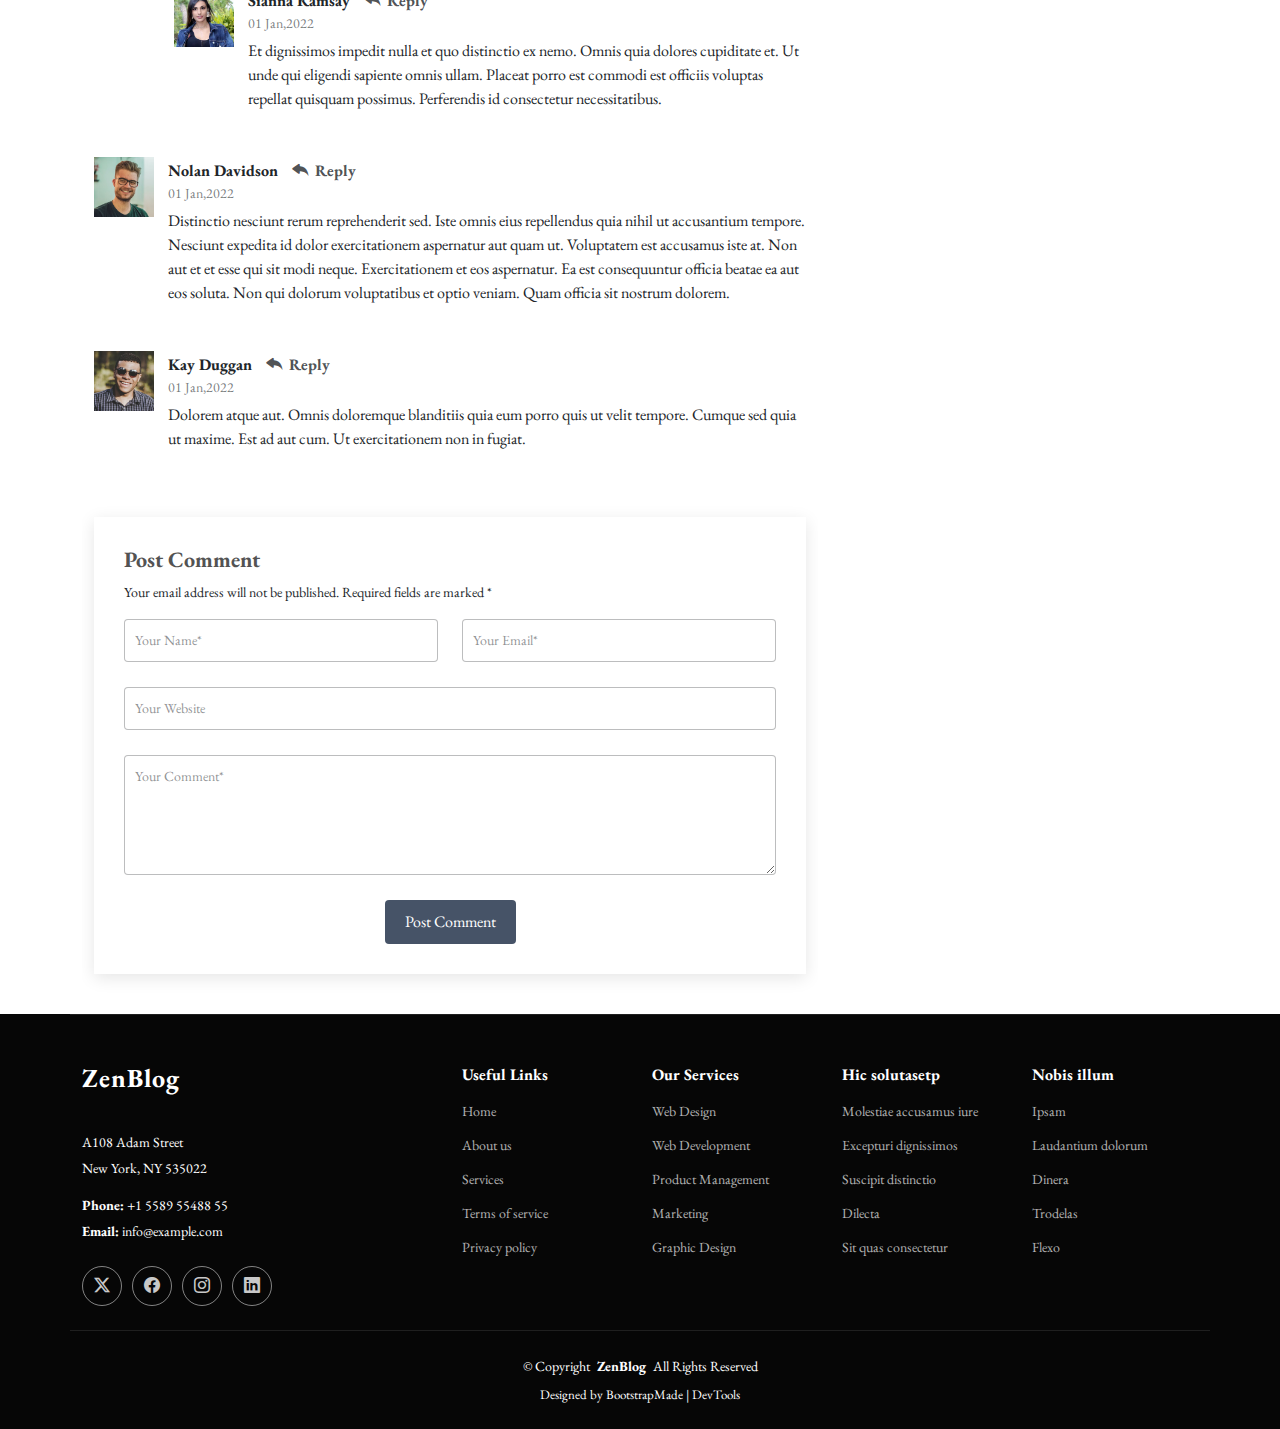
<file: single-post.html>
<!DOCTYPE html>
<html lang="en">

<head>
  <meta charset="utf-8">
  <meta content="width=device-width, initial-scale=1.0" name="viewport">
  <title>Single Post - ZenBlog Bootstrap Template</title>
  <meta name="description" content="">
  <meta name="keywords" content="">

  <!-- Favicons -->
  <link href="assets/img/favicon.png" rel="icon">
  <link href="assets/img/apple-touch-icon.png" rel="apple-touch-icon">

  <!-- Fonts -->
  <link href="https://fonts.googleapis.com" rel="preconnect">
  <link href="https://fonts.gstatic.com" rel="preconnect" crossorigin>
  <link href="https://fonts.googleapis.com/css2?family=Inter:wght@100;200;300;400;500;600;700;800;900&family=EB+Garamond:ital,wght@0,400;0,500;0,600;0,700;0,800;1,400;1,500;1,600;1,700;1,800&display=swap" rel="stylesheet">

  <!-- Vendor CSS Files -->
  <link href="assets/vendor/bootstrap/css/bootstrap.min.css" rel="stylesheet">
  <link href="assets/vendor/bootstrap-icons/bootstrap-icons.css" rel="stylesheet">
  <link href="assets/vendor/aos/aos.css" rel="stylesheet">
  <link href="assets/vendor/swiper/swiper-bundle.min.css" rel="stylesheet">

  <!-- Main CSS File -->
  <link href="assets/css/main.css" rel="stylesheet">

  <!-- =======================================================
  * Template Name: ZenBlog
  * Template URL: https://bootstrapmade.com/zenblog-bootstrap-blog-template/
  * Updated: Aug 08 2024 with Bootstrap v5.3.3
  * Author: BootstrapMade.com
  * License: https://bootstrapmade.com/license/
  ======================================================== -->
</head>

<body class="single-post-page">

  <header id="header" class="header d-flex align-items-center sticky-top">
    <div class="container position-relative d-flex align-items-center justify-content-between">

      <a href="index.html" class="logo d-flex align-items-center me-auto me-xl-0">
        <!-- Uncomment the line below if you also wish to use an image logo -->
        <!-- <img src="assets/img/logo.png" alt=""> -->
        <h1 class="sitename">ZenBlog</h1>
      </a>

      <nav id="navmenu" class="navmenu">
        <ul>
          <li><a href="index.html">Home</a></li>
          <li><a href="about.html">About</a></li>
          <li><a href="single-post.html" class="active">Single Post</a></li>
          <li class="dropdown"><a href="#"><span>Categories</span> <i class="bi bi-chevron-down toggle-dropdown"></i></a>
            <ul>
              <li><a href="category.html">Category 1</a></li>
              <li class="dropdown"><a href="#"><span>Deep Dropdown</span> <i class="bi bi-chevron-down toggle-dropdown"></i></a>
                <ul>
                  <li><a href="#">Deep Dropdown 1</a></li>
                  <li><a href="#">Deep Dropdown 2</a></li>
                  <li><a href="#">Deep Dropdown 3</a></li>
                  <li><a href="#">Deep Dropdown 4</a></li>
                  <li><a href="#">Deep Dropdown 5</a></li>
                </ul>
              </li>
              <li><a href="category.html">Category 2</a></li>
              <li><a href="category.html">Category 3</a></li>
              <li><a href="category.html">Category 4</a></li>
            </ul>
          </li>
          <li><a href="contact.html">Contact</a></li>
        </ul>
        <i class="mobile-nav-toggle d-xl-none bi bi-list"></i>
      </nav>

      <div class="header-social-links">
        <a href="#" class="twitter"><i class="bi bi-twitter-x"></i></a>
        <a href="#" class="facebook"><i class="bi bi-facebook"></i></a>
        <a href="#" class="instagram"><i class="bi bi-instagram"></i></a>
        <a href="#" class="linkedin"><i class="bi bi-linkedin"></i></a>
      </div>

    </div>
  </header>

  <main class="main">

    <!-- Page Title -->
    <div class="page-title">
      <div class="container d-lg-flex justify-content-between align-items-center">
        <h1 class="mb-2 mb-lg-0">Single Post</h1>
        <nav class="breadcrumbs">
          <ol>
            <li><a href="index.html">Home</a></li>
            <li class="current">Single Post</li>
          </ol>
        </nav>
      </div>
    </div><!-- End Page Title -->

    <div class="container">
      <div class="row">

        <div class="col-lg-8">

          <!-- Blog Details Section -->
          <section id="blog-details" class="blog-details section">
            <div class="container">

              <article class="article">

                <div class="post-img">
                  <img src="assets/img/blog/blog-1.jpg" alt="" class="img-fluid">
                </div>

                <h2 class="title">Dolorum optio tempore voluptas dignissimos cumque fuga qui quibusdam quia</h2>

                <div class="meta-top">
                  <ul>
                    <li class="d-flex align-items-center"><i class="bi bi-person"></i> <a href="blog-details.html">John Doe</a></li>
                    <li class="d-flex align-items-center"><i class="bi bi-clock"></i> <a href="blog-details.html"><time datetime="2020-01-01">Jan 1, 2022</time></a></li>
                    <li class="d-flex align-items-center"><i class="bi bi-chat-dots"></i> <a href="blog-details.html">12 Comments</a></li>
                  </ul>
                </div><!-- End meta top -->

                <div class="content">
                  <p>
                    Similique neque nam consequuntur ad non maxime aliquam quas. Quibusdam animi praesentium. Aliquam et laboriosam eius aut nostrum quidem aliquid dicta.
                    Et eveniet enim. Qui velit est ea dolorem doloremque deleniti aperiam unde soluta. Est cum et quod quos aut ut et sit sunt. Voluptate porro consequatur assumenda perferendis dolore.
                  </p>

                  <p>
                    Sit repellat hic cupiditate hic ut nemo. Quis nihil sunt non reiciendis. Sequi in accusamus harum vel aspernatur. Excepturi numquam nihil cumque odio. Et voluptate cupiditate.
                  </p>

                  <blockquote>
                    <p>
                      Et vero doloremque tempore voluptatem ratione vel aut. Deleniti sunt animi aut. Aut eos aliquam doloribus minus autem quos.
                    </p>
                  </blockquote>

                  <p>
                    Sed quo laboriosam qui architecto. Occaecati repellendus omnis dicta inventore tempore provident voluptas mollitia aliquid. Id repellendus quia. Asperiores nihil magni dicta est suscipit perspiciatis. Voluptate ex rerum assumenda dolores nihil quaerat.
                    Dolor porro tempora et quibusdam voluptas. Beatae aut at ad qui tempore corrupti velit quisquam rerum. Omnis dolorum exercitationem harum qui qui blanditiis neque.
                    Iusto autem itaque. Repudiandae hic quae aspernatur ea neque qui. Architecto voluptatem magni. Vel magnam quod et tempora deleniti error rerum nihil tempora.
                  </p>

                  <h3>Et quae iure vel ut odit alias.</h3>
                  <p>
                    Officiis animi maxime nulla quo et harum eum quis a. Sit hic in qui quos fugit ut rerum atque. Optio provident dolores atque voluptatem rem excepturi molestiae qui. Voluptatem laborum omnis ullam quibusdam perspiciatis nulla nostrum. Voluptatum est libero eum nesciunt aliquid qui.
                    Quia et suscipit non sequi. Maxime sed odit. Beatae nesciunt nesciunt accusamus quia aut ratione aspernatur dolor. Sint harum eveniet dicta exercitationem minima. Exercitationem omnis asperiores natus aperiam dolor consequatur id ex sed. Quibusdam rerum dolores sint consequatur quidem ea.
                    Beatae minima sunt libero soluta sapiente in rem assumenda. Et qui odit voluptatem. Cum quibusdam voluptatem voluptatem accusamus mollitia aut atque aut.
                  </p>
                  <img src="assets/img/blog/blog-inside-post.jpg" class="img-fluid" alt="">

                  <h3>Ut repellat blanditiis est dolore sunt dolorum quae.</h3>
                  <p>
                    Rerum ea est assumenda pariatur quasi et quam. Facilis nam porro amet nostrum. In assumenda quia quae a id praesentium. Quos deleniti libero sed occaecati aut porro autem. Consectetur sed excepturi sint non placeat quia repellat incidunt labore. Autem facilis hic dolorum dolores vel.
                    Consectetur quasi id et optio praesentium aut asperiores eaque aut. Explicabo omnis quibusdam esse. Ex libero illum iusto totam et ut aut blanditiis. Veritatis numquam ut illum ut a quam vitae.
                  </p>
                  <p>
                    Alias quia non aliquid. Eos et ea velit. Voluptatem maxime enim omnis ipsa voluptas incidunt. Nulla sit eaque mollitia nisi asperiores est veniam.
                  </p>

                </div><!-- End post content -->

                <div class="meta-bottom">
                  <i class="bi bi-folder"></i>
                  <ul class="cats">
                    <li><a href="#">Business</a></li>
                  </ul>

                  <i class="bi bi-tags"></i>
                  <ul class="tags">
                    <li><a href="#">Creative</a></li>
                    <li><a href="#">Tips</a></li>
                    <li><a href="#">Marketing</a></li>
                  </ul>
                </div><!-- End meta bottom -->

              </article>

            </div>
          </section><!-- /Blog Details Section -->

          <!-- Blog Comments Section -->
          <section id="blog-comments" class="blog-comments section">

            <div class="container">

              <h4 class="comments-count">8 Comments</h4>

              <div id="comment-1" class="comment">
                <div class="d-flex">
                  <div class="comment-img"><img src="assets/img/blog/comments-1.jpg" alt=""></div>
                  <div>
                    <h5><a href="">Georgia Reader</a> <a href="#" class="reply"><i class="bi bi-reply-fill"></i> Reply</a></h5>
                    <time datetime="2020-01-01">01 Jan,2022</time>
                    <p>
                      Et rerum totam nisi. Molestiae vel quam dolorum vel voluptatem et et. Est ad aut sapiente quis molestiae est qui cum soluta.
                      Vero aut rerum vel. Rerum quos laboriosam placeat ex qui. Sint qui facilis et.
                    </p>
                  </div>
                </div>
              </div><!-- End comment #1 -->

              <div id="comment-2" class="comment">
                <div class="d-flex">
                  <div class="comment-img"><img src="assets/img/blog/comments-2.jpg" alt=""></div>
                  <div>
                    <h5><a href="">Aron Alvarado</a> <a href="#" class="reply"><i class="bi bi-reply-fill"></i> Reply</a></h5>
                    <time datetime="2020-01-01">01 Jan,2022</time>
                    <p>
                      Ipsam tempora sequi voluptatem quis sapiente non. Autem itaque eveniet saepe. Officiis illo ut beatae.
                    </p>
                  </div>
                </div>

                <div id="comment-reply-1" class="comment comment-reply">
                  <div class="d-flex">
                    <div class="comment-img"><img src="assets/img/blog/comments-3.jpg" alt=""></div>
                    <div>
                      <h5><a href="">Lynda Small</a> <a href="#" class="reply"><i class="bi bi-reply-fill"></i> Reply</a></h5>
                      <time datetime="2020-01-01">01 Jan,2022</time>
                      <p>
                        Enim ipsa eum fugiat fuga repellat. Commodi quo quo dicta. Est ullam aspernatur ut vitae quia mollitia id non. Qui ad quas nostrum rerum sed necessitatibus aut est. Eum officiis sed repellat maxime vero nisi natus. Amet nesciunt nesciunt qui illum omnis est et dolor recusandae.

                        Recusandae sit ad aut impedit et. Ipsa labore dolor impedit et natus in porro aut. Magnam qui cum. Illo similique occaecati nihil modi eligendi. Pariatur distinctio labore omnis incidunt et illum. Expedita et dignissimos distinctio laborum minima fugiat.

                        Libero corporis qui. Nam illo odio beatae enim ducimus. Harum reiciendis error dolorum non autem quisquam vero rerum neque.
                      </p>
                    </div>
                  </div>

                  <div id="comment-reply-2" class="comment comment-reply">
                    <div class="d-flex">
                      <div class="comment-img"><img src="assets/img/blog/comments-4.jpg" alt=""></div>
                      <div>
                        <h5><a href="">Sianna Ramsay</a> <a href="#" class="reply"><i class="bi bi-reply-fill"></i> Reply</a></h5>
                        <time datetime="2020-01-01">01 Jan,2022</time>
                        <p>
                          Et dignissimos impedit nulla et quo distinctio ex nemo. Omnis quia dolores cupiditate et. Ut unde qui eligendi sapiente omnis ullam. Placeat porro est commodi est officiis voluptas repellat quisquam possimus. Perferendis id consectetur necessitatibus.
                        </p>
                      </div>
                    </div>

                  </div><!-- End comment reply #2-->

                </div><!-- End comment reply #1-->

              </div><!-- End comment #2-->

              <div id="comment-3" class="comment">
                <div class="d-flex">
                  <div class="comment-img"><img src="assets/img/blog/comments-5.jpg" alt=""></div>
                  <div>
                    <h5><a href="">Nolan Davidson</a> <a href="#" class="reply"><i class="bi bi-reply-fill"></i> Reply</a></h5>
                    <time datetime="2020-01-01">01 Jan,2022</time>
                    <p>
                      Distinctio nesciunt rerum reprehenderit sed. Iste omnis eius repellendus quia nihil ut accusantium tempore. Nesciunt expedita id dolor exercitationem aspernatur aut quam ut. Voluptatem est accusamus iste at.
                      Non aut et et esse qui sit modi neque. Exercitationem et eos aspernatur. Ea est consequuntur officia beatae ea aut eos soluta. Non qui dolorum voluptatibus et optio veniam. Quam officia sit nostrum dolorem.
                    </p>
                  </div>
                </div>

              </div><!-- End comment #3 -->

              <div id="comment-4" class="comment">
                <div class="d-flex">
                  <div class="comment-img"><img src="assets/img/blog/comments-6.jpg" alt=""></div>
                  <div>
                    <h5><a href="">Kay Duggan</a> <a href="#" class="reply"><i class="bi bi-reply-fill"></i> Reply</a></h5>
                    <time datetime="2020-01-01">01 Jan,2022</time>
                    <p>
                      Dolorem atque aut. Omnis doloremque blanditiis quia eum porro quis ut velit tempore. Cumque sed quia ut maxime. Est ad aut cum. Ut exercitationem non in fugiat.
                    </p>
                  </div>
                </div>

              </div><!-- End comment #4 -->

            </div>

          </section><!-- /Blog Comments Section -->

          <!-- Comment Form Section -->
          <section id="comment-form" class="comment-form section">
            <div class="container">

              <form action="">

                <h4>Post Comment</h4>
                <p>Your email address will not be published. Required fields are marked * </p>
                <div class="row">
                  <div class="col-md-6 form-group">
                    <input name="name" type="text" class="form-control" placeholder="Your Name*">
                  </div>
                  <div class="col-md-6 form-group">
                    <input name="email" type="text" class="form-control" placeholder="Your Email*">
                  </div>
                </div>
                <div class="row">
                  <div class="col form-group">
                    <input name="website" type="text" class="form-control" placeholder="Your Website">
                  </div>
                </div>
                <div class="row">
                  <div class="col form-group">
                    <textarea name="comment" class="form-control" placeholder="Your Comment*"></textarea>
                  </div>
                </div>

                <div class="text-center">
                  <button type="submit" class="btn btn-primary">Post Comment</button>
                </div>

              </form>

            </div>
          </section><!-- /Comment Form Section -->

        </div>

        <div class="col-lg-4 sidebar">

          <div class="widgets-container">

            <!-- Blog Author Widget -->
            <div class="blog-author-widget widget-item">

              <div class="d-flex flex-column align-items-center">
                <div class="d-flex align-items-center w-100">
                  <img src="assets/img/blog/blog-author.jpg" class="rounded-circle flex-shrink-0" alt="">
                  <div>
                    <h4>Jane Smith</h4>
                    <div class="social-links">
                      <a href="https://x.com/#"><i class="bi bi-twitter-x"></i></a>
                      <a href="https://facebook.com/#"><i class="bi bi-facebook"></i></a>
                      <a href="https://instagram.com/#"><i class="biu bi-instagram"></i></a>
                      <a href="https://instagram.com/#"><i class="biu bi-linkedin"></i></a>
                    </div>
                  </div>
                </div>

                <p>
                  Itaque quidem optio quia voluptatibus dolorem dolor. Modi eum sed possimus accusantium. Quas repellat voluptatem officia numquam sint aspernatur voluptas. Esse et accusantium ut unde voluptas.
                </p>

              </div>

            </div><!--/Blog Author Widget -->

            <!-- Search Widget -->
            <div class="search-widget widget-item">

              <h3 class="widget-title">Search</h3>
              <form action="">
                <input type="text">
                <button type="submit" title="Search"><i class="bi bi-search"></i></button>
              </form>

            </div><!--/Search Widget -->

            <!-- Recent Posts Widget -->
            <div class="recent-posts-widget widget-item">

              <h3 class="widget-title">Recent Posts</h3>

              <div class="post-item">
                <img src="assets/img/blog/blog-recent-1.jpg" alt="" class="flex-shrink-0">
                <div>
                  <h4><a href="blog-details.html">Nihil blanditiis at in nihil autem</a></h4>
                  <time datetime="2020-01-01">Jan 1, 2020</time>
                </div>
              </div><!-- End recent post item-->

              <div class="post-item">
                <img src="assets/img/blog/blog-recent-2.jpg" alt="" class="flex-shrink-0">
                <div>
                  <h4><a href="blog-details.html">Quidem autem et impedit</a></h4>
                  <time datetime="2020-01-01">Jan 1, 2020</time>
                </div>
              </div><!-- End recent post item-->

              <div class="post-item">
                <img src="assets/img/blog/blog-recent-3.jpg" alt="" class="flex-shrink-0">
                <div>
                  <h4><a href="blog-details.html">Id quia et et ut maxime similique occaecati ut</a></h4>
                  <time datetime="2020-01-01">Jan 1, 2020</time>
                </div>
              </div><!-- End recent post item-->

              <div class="post-item">
                <img src="assets/img/blog/blog-recent-4.jpg" alt="" class="flex-shrink-0">
                <div>
                  <h4><a href="blog-details.html">Laborum corporis quo dara net para</a></h4>
                  <time datetime="2020-01-01">Jan 1, 2020</time>
                </div>
              </div><!-- End recent post item-->

              <div class="post-item">
                <img src="assets/img/blog/blog-recent-5.jpg" alt="" class="flex-shrink-0">
                <div>
                  <h4><a href="blog-details.html">Et dolores corrupti quae illo quod dolor</a></h4>
                  <time datetime="2020-01-01">Jan 1, 2020</time>
                </div>
              </div><!-- End recent post item-->

            </div><!--/Recent Posts Widget -->

            <!-- Tags Widget -->
            <div class="tags-widget widget-item">

              <h3 class="widget-title">Tags</h3>
              <ul>
                <li><a href="#">App</a></li>
                <li><a href="#">IT</a></li>
                <li><a href="#">Business</a></li>
                <li><a href="#">Mac</a></li>
                <li><a href="#">Design</a></li>
                <li><a href="#">Office</a></li>
                <li><a href="#">Creative</a></li>
                <li><a href="#">Studio</a></li>
                <li><a href="#">Smart</a></li>
                <li><a href="#">Tips</a></li>
                <li><a href="#">Marketing</a></li>
              </ul>

            </div><!--/Tags Widget -->

          </div>

        </div>

      </div>
    </div>

  </main>

  <footer id="footer" class="footer dark-background">

    <div class="container footer-top">
      <div class="row gy-4">
        <div class="col-lg-4 col-md-6 footer-about">
          <a href="index.html" class="logo d-flex align-items-center">
            <span class="sitename">ZenBlog</span>
          </a>
          <div class="footer-contact pt-3">
            <p>A108 Adam Street</p>
            <p>New York, NY 535022</p>
            <p class="mt-3"><strong>Phone:</strong> <span>+1 5589 55488 55</span></p>
            <p><strong>Email:</strong> <span>info@example.com</span></p>
          </div>
          <div class="social-links d-flex mt-4">
            <a href=""><i class="bi bi-twitter-x"></i></a>
            <a href=""><i class="bi bi-facebook"></i></a>
            <a href=""><i class="bi bi-instagram"></i></a>
            <a href=""><i class="bi bi-linkedin"></i></a>
          </div>
        </div>

        <div class="col-lg-2 col-md-3 footer-links">
          <h4>Useful Links</h4>
          <ul>
            <li><a href="#">Home</a></li>
            <li><a href="#">About us</a></li>
            <li><a href="#">Services</a></li>
            <li><a href="#">Terms of service</a></li>
            <li><a href="#">Privacy policy</a></li>
          </ul>
        </div>

        <div class="col-lg-2 col-md-3 footer-links">
          <h4>Our Services</h4>
          <ul>
            <li><a href="#">Web Design</a></li>
            <li><a href="#">Web Development</a></li>
            <li><a href="#">Product Management</a></li>
            <li><a href="#">Marketing</a></li>
            <li><a href="#">Graphic Design</a></li>
          </ul>
        </div>

        <div class="col-lg-2 col-md-3 footer-links">
          <h4>Hic solutasetp</h4>
          <ul>
            <li><a href="#">Molestiae accusamus iure</a></li>
            <li><a href="#">Excepturi dignissimos</a></li>
            <li><a href="#">Suscipit distinctio</a></li>
            <li><a href="#">Dilecta</a></li>
            <li><a href="#">Sit quas consectetur</a></li>
          </ul>
        </div>

        <div class="col-lg-2 col-md-3 footer-links">
          <h4>Nobis illum</h4>
          <ul>
            <li><a href="#">Ipsam</a></li>
            <li><a href="#">Laudantium dolorum</a></li>
            <li><a href="#">Dinera</a></li>
            <li><a href="#">Trodelas</a></li>
            <li><a href="#">Flexo</a></li>
          </ul>
        </div>

      </div>
    </div>

    <div class="container copyright text-center mt-4">
      <p>© <span>Copyright</span> <strong class="px-1 sitename">ZenBlog</strong> <span>All Rights Reserved</span></p>
      <div class="credits">
        <!-- All the links in the footer should remain intact. -->
        <!-- You can delete the links only if you've purchased the pro version. -->
        <!-- Licensing information: https://bootstrapmade.com/license/ -->
        <!-- Purchase the pro version with working PHP/AJAX contact form: [buy-url] -->
        Designed by <a href="https://bootstrapmade.com/">BootstrapMade</a> | <a href="https://bootstrapmade.com/tools/">DevTools</a>
      </div>
    </div>

  </footer>

  <!-- Scroll Top -->
  <a href="#" id="scroll-top" class="scroll-top d-flex align-items-center justify-content-center"><i class="bi bi-arrow-up-short"></i></a>

  <!-- Preloader -->
  <div id="preloader"></div>

  <!-- Vendor JS Files -->
  <script src="assets/vendor/bootstrap/js/bootstrap.bundle.min.js"></script>
  <script src="assets/vendor/php-email-form/validate.js"></script>
  <script src="assets/vendor/aos/aos.js"></script>
  <script src="assets/vendor/swiper/swiper-bundle.min.js"></script>

  <!-- Main JS File -->
  <script src="assets/js/main.js"></script>

</body>

</html>
</file>
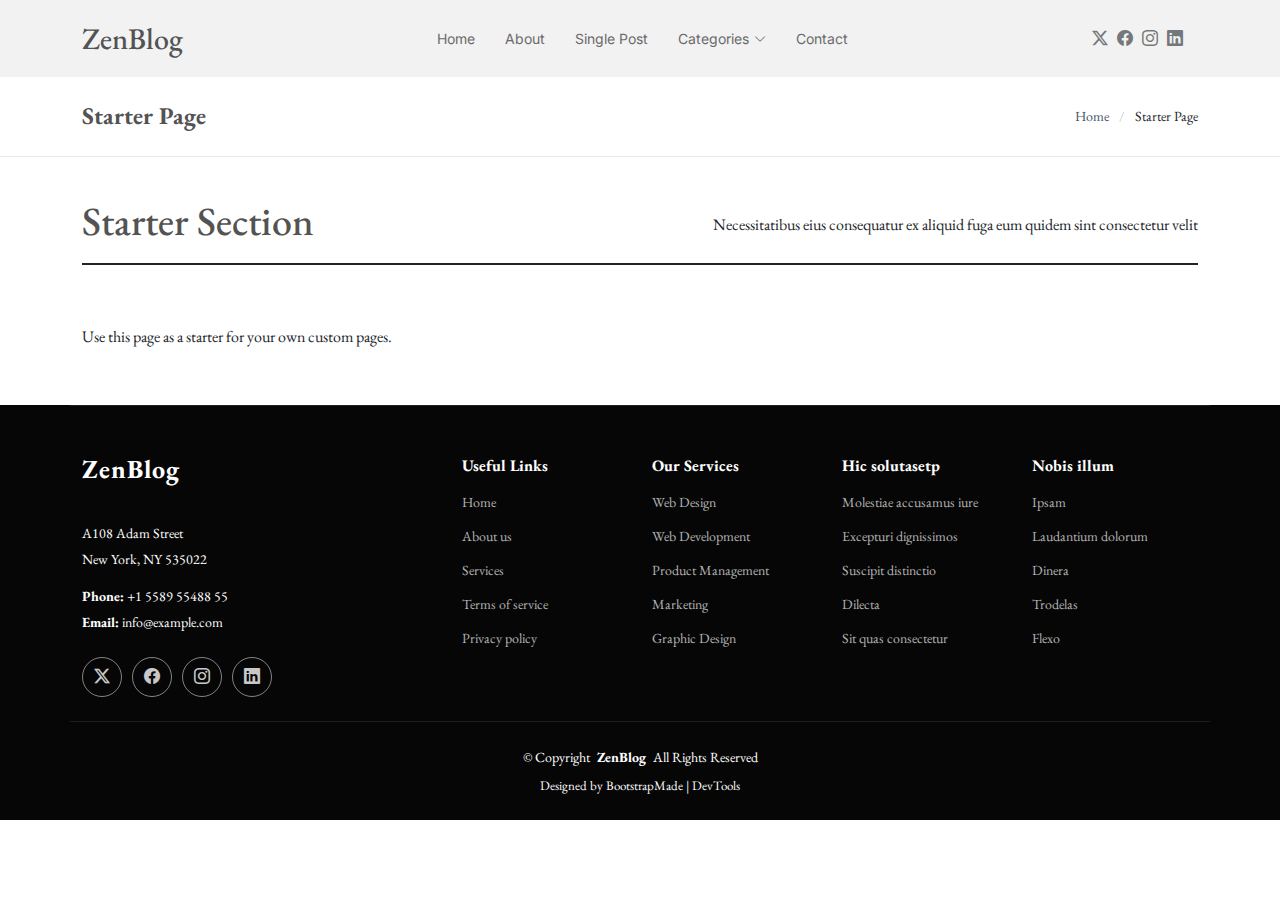
<file: starter-page.html>
<!DOCTYPE html>
<html lang="en">

<head>
  <meta charset="utf-8">
  <meta content="width=device-width, initial-scale=1.0" name="viewport">
  <title>Starter Page - ZenBlog Bootstrap Template</title>
  <meta name="description" content="">
  <meta name="keywords" content="">

  <!-- Favicons -->
  <link href="assets/img/favicon.png" rel="icon">
  <link href="assets/img/apple-touch-icon.png" rel="apple-touch-icon">

  <!-- Fonts -->
  <link href="https://fonts.googleapis.com" rel="preconnect">
  <link href="https://fonts.gstatic.com" rel="preconnect" crossorigin>
  <link href="https://fonts.googleapis.com/css2?family=Inter:wght@100;200;300;400;500;600;700;800;900&family=EB+Garamond:ital,wght@0,400;0,500;0,600;0,700;0,800;1,400;1,500;1,600;1,700;1,800&display=swap" rel="stylesheet">

  <!-- Vendor CSS Files -->
  <link href="assets/vendor/bootstrap/css/bootstrap.min.css" rel="stylesheet">
  <link href="assets/vendor/bootstrap-icons/bootstrap-icons.css" rel="stylesheet">
  <link href="assets/vendor/aos/aos.css" rel="stylesheet">
  <link href="assets/vendor/swiper/swiper-bundle.min.css" rel="stylesheet">

  <!-- Main CSS File -->
  <link href="assets/css/main.css" rel="stylesheet">

  <!-- =======================================================
  * Template Name: ZenBlog
  * Template URL: https://bootstrapmade.com/zenblog-bootstrap-blog-template/
  * Updated: Aug 08 2024 with Bootstrap v5.3.3
  * Author: BootstrapMade.com
  * License: https://bootstrapmade.com/license/
  ======================================================== -->
</head>

<body class="starter-page-page">

  <header id="header" class="header d-flex align-items-center sticky-top">
    <div class="container position-relative d-flex align-items-center justify-content-between">

      <a href="index.html" class="logo d-flex align-items-center me-auto me-xl-0">
        <!-- Uncomment the line below if you also wish to use an image logo -->
        <!-- <img src="assets/img/logo.png" alt=""> -->
        <h1 class="sitename">ZenBlog</h1>
      </a>

      <nav id="navmenu" class="navmenu">
        <ul>
          <li><a href="index.html">Home</a></li>
          <li><a href="about.html">About</a></li>
          <li><a href="single-post.html">Single Post</a></li>
          <li class="dropdown"><a href="#"><span>Categories</span> <i class="bi bi-chevron-down toggle-dropdown"></i></a>
            <ul>
              <li><a href="category.html">Category 1</a></li>
              <li class="dropdown"><a href="#"><span>Deep Dropdown</span> <i class="bi bi-chevron-down toggle-dropdown"></i></a>
                <ul>
                  <li><a href="#">Deep Dropdown 1</a></li>
                  <li><a href="#">Deep Dropdown 2</a></li>
                  <li><a href="#">Deep Dropdown 3</a></li>
                  <li><a href="#">Deep Dropdown 4</a></li>
                  <li><a href="#">Deep Dropdown 5</a></li>
                </ul>
              </li>
              <li><a href="category.html">Category 2</a></li>
              <li><a href="category.html">Category 3</a></li>
              <li><a href="category.html">Category 4</a></li>
            </ul>
          </li>
          <li><a href="contact.html">Contact</a></li>
        </ul>
        <i class="mobile-nav-toggle d-xl-none bi bi-list"></i>
      </nav>

      <div class="header-social-links">
        <a href="#" class="twitter"><i class="bi bi-twitter-x"></i></a>
        <a href="#" class="facebook"><i class="bi bi-facebook"></i></a>
        <a href="#" class="instagram"><i class="bi bi-instagram"></i></a>
        <a href="#" class="linkedin"><i class="bi bi-linkedin"></i></a>
      </div>

    </div>
  </header>

  <main class="main">

    <!-- Page Title -->
    <div class="page-title">
      <div class="container d-lg-flex justify-content-between align-items-center">
        <h1 class="mb-2 mb-lg-0">Starter Page</h1>
        <nav class="breadcrumbs">
          <ol>
            <li><a href="index.html">Home</a></li>
            <li class="current">Starter Page</li>
          </ol>
        </nav>
      </div>
    </div><!-- End Page Title -->

    <!-- Starter Section Section -->
    <section id="starter-section" class="starter-section section">

      <!-- Section Title -->
      <div class="container section-title" data-aos="fade-up">
        <div class="section-title-container d-flex align-items-center justify-content-between">
          <h2>Starter Section</h2>
          <p>Necessitatibus eius consequatur ex aliquid fuga eum quidem sint consectetur velit</p>
        </div>
      </div><!-- End Section Title -->

      <div class="container" data-aos="fade-up">
        <p>Use this page as a starter for your own custom pages.</p>
      </div>

    </section><!-- /Starter Section Section -->

  </main>

  <footer id="footer" class="footer dark-background">

    <div class="container footer-top">
      <div class="row gy-4">
        <div class="col-lg-4 col-md-6 footer-about">
          <a href="index.html" class="logo d-flex align-items-center">
            <span class="sitename">ZenBlog</span>
          </a>
          <div class="footer-contact pt-3">
            <p>A108 Adam Street</p>
            <p>New York, NY 535022</p>
            <p class="mt-3"><strong>Phone:</strong> <span>+1 5589 55488 55</span></p>
            <p><strong>Email:</strong> <span>info@example.com</span></p>
          </div>
          <div class="social-links d-flex mt-4">
            <a href=""><i class="bi bi-twitter-x"></i></a>
            <a href=""><i class="bi bi-facebook"></i></a>
            <a href=""><i class="bi bi-instagram"></i></a>
            <a href=""><i class="bi bi-linkedin"></i></a>
          </div>
        </div>

        <div class="col-lg-2 col-md-3 footer-links">
          <h4>Useful Links</h4>
          <ul>
            <li><a href="#">Home</a></li>
            <li><a href="#">About us</a></li>
            <li><a href="#">Services</a></li>
            <li><a href="#">Terms of service</a></li>
            <li><a href="#">Privacy policy</a></li>
          </ul>
        </div>

        <div class="col-lg-2 col-md-3 footer-links">
          <h4>Our Services</h4>
          <ul>
            <li><a href="#">Web Design</a></li>
            <li><a href="#">Web Development</a></li>
            <li><a href="#">Product Management</a></li>
            <li><a href="#">Marketing</a></li>
            <li><a href="#">Graphic Design</a></li>
          </ul>
        </div>

        <div class="col-lg-2 col-md-3 footer-links">
          <h4>Hic solutasetp</h4>
          <ul>
            <li><a href="#">Molestiae accusamus iure</a></li>
            <li><a href="#">Excepturi dignissimos</a></li>
            <li><a href="#">Suscipit distinctio</a></li>
            <li><a href="#">Dilecta</a></li>
            <li><a href="#">Sit quas consectetur</a></li>
          </ul>
        </div>

        <div class="col-lg-2 col-md-3 footer-links">
          <h4>Nobis illum</h4>
          <ul>
            <li><a href="#">Ipsam</a></li>
            <li><a href="#">Laudantium dolorum</a></li>
            <li><a href="#">Dinera</a></li>
            <li><a href="#">Trodelas</a></li>
            <li><a href="#">Flexo</a></li>
          </ul>
        </div>

      </div>
    </div>

    <div class="container copyright text-center mt-4">
      <p>© <span>Copyright</span> <strong class="px-1 sitename">ZenBlog</strong> <span>All Rights Reserved</span></p>
      <div class="credits">
        <!-- All the links in the footer should remain intact. -->
        <!-- You can delete the links only if you've purchased the pro version. -->
        <!-- Licensing information: https://bootstrapmade.com/license/ -->
        <!-- Purchase the pro version with working PHP/AJAX contact form: [buy-url] -->
        Designed by <a href="https://bootstrapmade.com/">BootstrapMade</a> | <a href="https://bootstrapmade.com/tools/">DevTools</a>
      </div>
    </div>

  </footer>

  <!-- Scroll Top -->
  <a href="#" id="scroll-top" class="scroll-top d-flex align-items-center justify-content-center"><i class="bi bi-arrow-up-short"></i></a>

  <!-- Preloader -->
  <div id="preloader"></div>

  <!-- Vendor JS Files -->
  <script src="assets/vendor/bootstrap/js/bootstrap.bundle.min.js"></script>
  <script src="assets/vendor/php-email-form/validate.js"></script>
  <script src="assets/vendor/aos/aos.js"></script>
  <script src="assets/vendor/swiper/swiper-bundle.min.js"></script>

  <!-- Main JS File -->
  <script src="assets/js/main.js"></script>

</body>

</html>
</file>
<file: assets/css/main.css>
/**
* Template Name: ZenBlog
* Template URL: https://bootstrapmade.com/zenblog-bootstrap-blog-template/
* Updated: Aug 08 2024 with Bootstrap v5.3.3
* Author: BootstrapMade.com
* License: https://bootstrapmade.com/license/
*/

/*--------------------------------------------------------------
# Font & Color Variables
# Help: https://bootstrapmade.com/color-system/
--------------------------------------------------------------*/
/* Fonts */
:root {
  --default-font: "EB Garamond", system-ui, -apple-system, "Segoe UI", Roboto, "Helvetica Neue", Arial, "Noto Sans", "Liberation Sans", sans-serif, "Apple Color Emoji", "Segoe UI Emoji", "Segoe UI Symbol", "Noto Color Emoji";
  --heading-font: "EB Garamond", sans-serif;
  --nav-font: "Inter", sans-serif;
}

/* Global Colors - The following color variables are used throughout the website. Updating them here will change the color scheme of the entire website */
:root {
  --background-color: #ffffff;
  /* Background color for the entire website, including individual sections */
  --default-color: #212529;
  /* Default color used for the majority of the text content across the entire website */
  --heading-color: #535353;
  /* Color for headings, subheadings and title throughout the website */
  --accent-color: #465367;
  /* Accent color that represents your brand on the website. It's used for buttons, links, and other elements that need to stand out */
  --surface-color: #ffffff;
  /* The surface color is used as a background of boxed elements within sections, such as cards, icon boxes, or other elements that require a visual separation from the global background. */
  --contrast-color: #ffffff;
  /* Contrast color for text, ensuring readability against backgrounds of accent, heading, or default colors. */
}

/* Nav Menu Colors - The following color variables are used specifically for the navigation menu. They are separate from the global colors to allow for more customization options */
:root {
  --nav-color: #6a6a6a;
  /* The default color of the main navmenu links */
  --nav-hover-color: #465367;
  /* Applied to main navmenu links when they are hovered over or active */
  --nav-mobile-background-color: #ffffff;
  /* Used as the background color for mobile navigation menu */
  --nav-dropdown-background-color: #ffffff;
  /* Used as the background color for dropdown items that appear when hovering over primary navigation items */
  --nav-dropdown-color: #6a6a6a;
  /* Used for navigation links of the dropdown items in the navigation menu. */
  --nav-dropdown-hover-color: #465367;
  /* Similar to --nav-hover-color, this color is applied to dropdown navigation links when they are hovered over. */
}

/* Color Presets - These classes override global colors when applied to any section or element, providing reuse of the sam color scheme. */

.light-background {
  --background-color: #f9f9f9;
  --surface-color: #ffffff;
}

.dark-background {
  --background-color: #060606;
  --default-color: #ffffff;
  --heading-color: #ffffff;
  --surface-color: #252525;
  --contrast-color: #ffffff;
}

/* Smooth scroll */
:root {
  scroll-behavior: smooth;
}

/*--------------------------------------------------------------
# General Styling & Shared Classes
--------------------------------------------------------------*/
body {
  color: var(--default-color);
  background-color: var(--background-color);
  font-family: var(--default-font);
}

a {
  color: var(--accent-color);
  text-decoration: none;
  transition: 0.3s;
}

a:hover {
  color: color-mix(in srgb, var(--accent-color), transparent 25%);
  text-decoration: none;
}

h1,
h2,
h3,
h4,
h5,
h6 {
  color: var(--heading-color);
  font-family: var(--heading-font);
}

/* PHP Email Form Messages
------------------------------*/
.php-email-form .error-message {
  display: none;
  background: #df1529;
  color: #ffffff;
  text-align: left;
  padding: 15px;
  margin-bottom: 24px;
  font-weight: 600;
}

.php-email-form .sent-message {
  display: none;
  color: #ffffff;
  background: #059652;
  text-align: center;
  padding: 15px;
  margin-bottom: 24px;
  font-weight: 600;
}

.php-email-form .loading {
  display: none;
  background: var(--surface-color);
  text-align: center;
  padding: 15px;
  margin-bottom: 24px;
}

.php-email-form .loading:before {
  content: "";
  display: inline-block;
  border-radius: 50%;
  width: 24px;
  height: 24px;
  margin: 0 10px -6px 0;
  border: 3px solid var(--accent-color);
  border-top-color: var(--surface-color);
  animation: php-email-form-loading 1s linear infinite;
}

@keyframes php-email-form-loading {
  0% {
    transform: rotate(0deg);
  }

  100% {
    transform: rotate(360deg);
  }
}

/*--------------------------------------------------------------
# Global Header
--------------------------------------------------------------*/
.header {
  --background-color: #f2f2f2;
  color: var(--default-color);
  background-color: var(--background-color);
  padding: 10px 0;
  transition: all 0.5s;
  z-index: 997;
}

.header .logo {
  line-height: 1;
}

.header .logo img {
  max-height: 36px;
  margin-right: 8px;
}

.header .logo h1 {
  font-size: 30px;
  margin: 0;
  font-weight: 500;
  color: var(--heading-color);
}

.header .header-social-links {
  padding-right: 15px;
}

.header .header-social-links a {
  color: color-mix(in srgb, var(--default-color), transparent 40%);
  padding-left: 6px;
  display: inline-block;
  transition: 0.3s;
  font-size: 16px;
}

.header .header-social-links a:hover {
  color: var(--accent-color);
}

.header .header-social-links a i {
  line-height: 0px;
}

@media (max-width: 1200px) {
  .header .logo {
    order: 1;
  }

  .header .header-social-links {
    order: 2;
  }

  .header .navmenu {
    order: 3;
  }
}

/*--------------------------------------------------------------
# Navigation Menu
--------------------------------------------------------------*/
/* Navmenu - Desktop */
@media (min-width: 1200px) {
  .navmenu {
    padding: 0;
  }

  .navmenu ul {
    margin: 0;
    padding: 0;
    display: flex;
    list-style: none;
    align-items: center;
  }

  .navmenu li {
    position: relative;
  }

  .navmenu a,
  .navmenu a:focus {
    color: var(--nav-color);
    padding: 18px 15px;
    font-size: 14px;
    font-family: var(--nav-font);
    font-weight: 400;
    display: flex;
    align-items: center;
    justify-content: space-between;
    white-space: nowrap;
    transition: 0.3s;
  }

  .navmenu a i,
  .navmenu a:focus i {
    font-size: 12px;
    line-height: 0;
    margin-left: 5px;
    transition: 0.3s;
  }

  .navmenu li:last-child a {
    padding-right: 0;
  }

  .navmenu li:hover>a,
  .navmenu .active,
  .navmenu .active:focus {
    color: var(--nav-hover-color);
  }

  .navmenu .dropdown ul {
    margin: 0;
    padding: 10px 0;
    background: var(--nav-dropdown-background-color);
    display: block;
    position: absolute;
    visibility: hidden;
    left: 14px;
    top: 130%;
    opacity: 0;
    transition: 0.3s;
    border-radius: 4px;
    z-index: 99;
    box-shadow: 0px 0px 30px rgba(0, 0, 0, 0.1);
  }

  .navmenu .dropdown ul li {
    min-width: 200px;
  }

  .navmenu .dropdown ul a {
    padding: 10px 20px;
    font-size: 15px;
    text-transform: none;
    color: var(--nav-dropdown-color);
  }

  .navmenu .dropdown ul a i {
    font-size: 12px;
  }

  .navmenu .dropdown ul a:hover,
  .navmenu .dropdown ul .active:hover,
  .navmenu .dropdown ul li:hover>a {
    color: var(--nav-dropdown-hover-color);
  }

  .navmenu .dropdown:hover>ul {
    opacity: 1;
    top: 100%;
    visibility: visible;
  }

  .navmenu .dropdown .dropdown ul {
    top: 0;
    left: -90%;
    visibility: hidden;
  }

  .navmenu .dropdown .dropdown:hover>ul {
    opacity: 1;
    top: 0;
    left: -100%;
    visibility: visible;
  }
}

/* Navmenu - Mobile */
@media (max-width: 1199px) {
  .mobile-nav-toggle {
    color: var(--nav-color);
    font-size: 28px;
    line-height: 0;
    margin-right: 10px;
    cursor: pointer;
    transition: color 0.3s;
  }

  .navmenu {
    padding: 0;
    z-index: 9997;
  }

  .navmenu ul {
    display: none;
    list-style: none;
    position: absolute;
    inset: 60px 20px 20px 20px;
    padding: 10px 0;
    margin: 0;
    border-radius: 6px;
    background-color: var(--nav-mobile-background-color);
    overflow-y: auto;
    transition: 0.3s;
    z-index: 9998;
    box-shadow: 0px 0px 30px rgba(0, 0, 0, 0.1);
  }

  .navmenu a,
  .navmenu a:focus {
    color: var(--nav-dropdown-color);
    padding: 10px 20px;
    font-family: var(--nav-font);
    font-size: 17px;
    font-weight: 500;
    display: flex;
    align-items: center;
    justify-content: space-between;
    white-space: nowrap;
    transition: 0.3s;
  }

  .navmenu a i,
  .navmenu a:focus i {
    font-size: 12px;
    line-height: 0;
    margin-left: 5px;
    width: 30px;
    height: 30px;
    display: flex;
    align-items: center;
    justify-content: center;
    border-radius: 50%;
    transition: 0.3s;
    background-color: color-mix(in srgb, var(--accent-color), transparent 90%);
  }

  .navmenu a i:hover,
  .navmenu a:focus i:hover {
    background-color: var(--accent-color);
    color: var(--contrast-color);
  }

  .navmenu a:hover,
  .navmenu .active,
  .navmenu .active:focus {
    color: var(--nav-dropdown-hover-color);
  }

  .navmenu .active i,
  .navmenu .active:focus i {
    background-color: var(--accent-color);
    color: var(--contrast-color);
    transform: rotate(180deg);
  }

  .navmenu .dropdown ul {
    position: static;
    display: none;
    z-index: 99;
    padding: 10px 0;
    margin: 10px 20px;
    background-color: var(--nav-dropdown-background-color);
    border: 1px solid color-mix(in srgb, var(--default-color), transparent 90%);
    box-shadow: none;
    transition: all 0.5s ease-in-out;
  }

  .navmenu .dropdown ul ul {
    background-color: rgba(33, 37, 41, 0.1);
  }

  .navmenu .dropdown>.dropdown-active {
    display: block;
    background-color: rgba(33, 37, 41, 0.03);
  }

  .mobile-nav-active {
    overflow: hidden;
  }

  .mobile-nav-active .mobile-nav-toggle {
    color: #fff;
    position: absolute;
    font-size: 32px;
    top: 15px;
    right: 15px;
    margin-right: 0;
    z-index: 9999;
  }

  .mobile-nav-active .navmenu {
    position: fixed;
    overflow: hidden;
    inset: 0;
    background: rgba(33, 37, 41, 0.8);
    transition: 0.3s;
  }

  .mobile-nav-active .navmenu>ul {
    display: block;
  }
}

/*--------------------------------------------------------------
# Global Footer
--------------------------------------------------------------*/
.footer {
  color: var(--default-color);
  background-color: var(--background-color);
  font-size: 14px;
  position: relative;
}

.footer .footer-top {
  padding-top: 50px;
  border-top: 1px solid color-mix(in srgb, var(--default-color), transparent 90%);
}

.footer .footer-about .logo {
  line-height: 1;
  margin-bottom: 25px;
}

.footer .footer-about .logo img {
  max-height: 40px;
  margin-right: 6px;
}

.footer .footer-about .logo span {
  color: var(--heading-color);
  font-family: var(--heading-font);
  font-size: 26px;
  font-weight: 700;
  letter-spacing: 1px;
}

.footer .footer-about p {
  font-size: 14px;
  font-family: var(--heading-font);
}

.footer .social-links a {
  display: flex;
  align-items: center;
  justify-content: center;
  width: 40px;
  height: 40px;
  border-radius: 50%;
  border: 1px solid color-mix(in srgb, var(--default-color), transparent 50%);
  font-size: 16px;
  color: color-mix(in srgb, var(--default-color), transparent 20%);
  margin-right: 10px;
  transition: 0.3s;
}

.footer .social-links a:hover {
  color: var(--accent-color);
  border-color: var(--accent-color);
}

.footer h4 {
  font-size: 16px;
  font-weight: bold;
  position: relative;
  padding-bottom: 12px;
}

.footer .footer-links {
  margin-bottom: 30px;
}

.footer .footer-links ul {
  list-style: none;
  padding: 0;
  margin: 0;
}

.footer .footer-links ul i {
  padding-right: 2px;
  font-size: 12px;
  line-height: 0;
}

.footer .footer-links ul li {
  padding: 10px 0;
  display: flex;
  align-items: center;
}

.footer .footer-links ul li:first-child {
  padding-top: 0;
}

.footer .footer-links ul a {
  color: color-mix(in srgb, var(--default-color), transparent 30%);
  display: inline-block;
  line-height: 1;
}

.footer .footer-links ul a:hover {
  color: var(--accent-color);
}

.footer .footer-contact p {
  margin-bottom: 5px;
}

.footer .copyright {
  padding: 25px 0;
  border-top: 1px solid color-mix(in srgb, var(--default-color), transparent 90%);
}

.footer .copyright p {
  margin-bottom: 0;
}

.footer .credits {
  margin-top: 8px;
  font-size: 13px;
}

.footer .credits a {
  color: var(--default-color);
}

/*--------------------------------------------------------------
# Preloader
--------------------------------------------------------------*/
#preloader {
  position: fixed;
  inset: 0;
  z-index: 999999;
  overflow: hidden;
  background: var(--background-color);
  transition: all 0.6s ease-out;
}

#preloader:before {
  content: "";
  position: fixed;
  top: calc(50% - 30px);
  left: calc(50% - 30px);
  border: 6px solid #ffffff;
  border-color: var(--accent-color) transparent var(--accent-color) transparent;
  border-radius: 50%;
  width: 60px;
  height: 60px;
  animation: animate-preloader 1.5s linear infinite;
}

@keyframes animate-preloader {
  0% {
    transform: rotate(0deg);
  }

  100% {
    transform: rotate(360deg);
  }
}

/*--------------------------------------------------------------
# Scroll Top Button
--------------------------------------------------------------*/
.scroll-top {
  position: fixed;
  visibility: hidden;
  opacity: 0;
  right: 15px;
  bottom: 15px;
  z-index: 99999;
  background-color: var(--accent-color);
  width: 40px;
  height: 40px;
  border-radius: 4px;
  transition: all 0.4s;
}

.scroll-top i {
  font-size: 24px;
  color: var(--contrast-color);
  line-height: 0;
}

.scroll-top:hover {
  background-color: color-mix(in srgb, var(--accent-color), transparent 20%);
  color: var(--contrast-color);
}

.scroll-top.active {
  visibility: visible;
  opacity: 1;
}

/*--------------------------------------------------------------
# Disable aos animation delay on mobile devices
--------------------------------------------------------------*/
@media screen and (max-width: 768px) {
  [data-aos-delay] {
    transition-delay: 0 !important;
  }
}

/*--------------------------------------------------------------
# Global Page Titles & Breadcrumbs
--------------------------------------------------------------*/
.page-title {
  color: var(--default-color);
  background-color: var(--background-color);
  padding: 25px 0;
  position: relative;
  border-bottom: 1px solid color-mix(in srgb, var(--default-color), transparent 90%);
}

.page-title h1 {
  font-size: 24px;
  font-weight: 700;
}

.page-title .breadcrumbs ol {
  display: flex;
  flex-wrap: wrap;
  list-style: none;
  padding: 0;
  margin: 0;
  font-size: 14px;
  font-weight: 400;
}

.page-title .breadcrumbs ol li+li {
  padding-left: 10px;
}

.page-title .breadcrumbs ol li+li::before {
  content: "/";
  display: inline-block;
  padding-right: 10px;
  color: color-mix(in srgb, var(--default-color), transparent 70%);
}

/*--------------------------------------------------------------
# Global Sections
--------------------------------------------------------------*/
section,
.section {
  color: var(--default-color);
  background-color: var(--background-color);
  padding: 40px 0;
  scroll-margin-top: 90px;
  overflow: clip;
}

@media (max-width: 1199px) {

  section,
  .section {
    scroll-margin-top: 66px;
  }
}

/*--------------------------------------------------------------
# Global Section Titles
--------------------------------------------------------------*/
.section-title {
  margin-bottom: 60px;
  position: relative;
}

.section-title .section-title-container {
  padding-bottom: 10px;
  border-bottom: 2px solid var(--default-color);
}

.section-title h2 {
  font-size: 40px;
  font-weight: 0;
}

.section-title p {
  margin-bottom: 0;
}

.section-title p a {
  color: var(--default-color);
  text-transform: uppercase;
  font-size: 12px;
  letter-spacing: 0.5px;
  border-bottom: 1.5px solid var(--default-color);
  font-family: var(--nav-font);
  font-weight: 500;
  padding-bottom: 2px;
}

/*--------------------------------------------------------------
# Slider Section
--------------------------------------------------------------*/
.slider {
  background-color: transparent;
}

.slider .swiper-pagination .swiper-pagination-bullet {
  background-color: color-mix(in srgb, var(--default-color) 90%, white 15%);
}

.slider .swiper-pagination .swiper-pagination-bullet-active {
  background-color: var(--accent-color);
}

.slider .swiper-wrapper {
  height: auto !important;
}

.slider .swiper-slide {
  min-height: 500px;
  position: relative;
  display: flex;
  align-items: flex-end;
  background-repeat: no-repeat;
  background-size: cover;
  background-position: center;
  /* 图片居中 */
}

.slider .swiper-slide::before {
  content: "";
  position: absolute;
  top: 0;
  left: 0;
  width: 100%;
  height: 100%;
  background: color-mix(in srgb, var(--background-color), transparent 50%);
}

@media (max-width: 575px) {
  .slider .swiper-slide {
    min-height: 300px;
  }
}

.slider .swiper-button-prev:after,
.slider .swiper-button-next:after {
  font-size: 24px;
  color: color-mix(in srgb, var(--default-color), transparent 50%);
}

.slider .content {
  padding: 60px 80px;
  max-width: 700px;
  position: relative;
}

.slider .content a,
.slider .content h2,
.slider .content p {
  color: var(--default-color);
}

/*--------------------------------------------------------------
# Interactive GIF Styling
--------------------------------------------------------------*/
.gif-interactive-container {
  position: relative;
  cursor: pointer;
  transition: transform 0.2s cubic-bezier(0.175, 0.885, 0.32, 1.275);
  display: flex;
  flex-direction: column;
  align-items: center;
  padding: 10px;
}

.gif-interactive-container:hover {
  transform: scale(1.05);
}

.gif-interactive-container:active {
  transform: scale(0.95);
}

.interactive-gif {
  max-width: 240px;
  /* Increased from 180px */
  height: auto;
  border-radius: 15px;
  filter: drop-shadow(0 5px 15px rgba(173, 216, 230, 0.4));
}

.score-display.mini {
  position: absolute;
  top: -30px;
  /* Adjusted for larger GIF */
  background: rgba(255, 255, 255, 0.95);
  padding: 4px 15px;
  /* Slightly larger padding */
  border-radius: 20px;
  font-family: 'Gamja Flower', cursive;
  font-size: 18px;
  /* Increased from 14px */
  font-weight: 800;
  /* Bolder */
  color: #87ceeb;
  border: 2px solid #add8e6;
  /* Thicker border */
  white-space: nowrap;
  pointer-events: none;
  box-shadow: 0 4px 12px rgba(173, 216, 230, 0.2);
  z-index: 10;
}

.pulse-animation {
  animation: pulse 0.4s ease-out;
}

@keyframes pulse {
  0% {
    transform: scale(1);
  }

  50% {
    transform: scale(1.2);
  }

  100% {
    transform: scale(1);
  }
}

/*--------------------------------------------------------------
# Trending Category Section
--------------------------------------------------------------*/
.trending-category .post-entry {
  margin-bottom: 30px;
}

.trending-category .post-entry img {
  margin-bottom: 30px;
}

.trending-category .post-entry h2 {
  margin-bottom: 20px;
  font-size: 20px;
  font-weight: 600;
  line-height: 1.2;
}

.trending-category .post-entry h2 a {
  color: var(--heading-color);
}

.trending-category .post-entry h2 a:hover {
  text-decoration: underline;
}

.trending-category .post-entry.lg h2 {
  font-size: 40px;
  line-height: 1;
}

.trending-category .post-meta {
  font-size: 11px;
  letter-spacing: 0.07rem;
  text-transform: uppercase;
  font-weight: 600;
  color: color-mix(in srgb, var(--default-color), transparent 50%);
  margin-bottom: 10px;
}

.trending-category .custom-border {
  border-color: color-mix(in srgb, var(--default-color), transparent 90%) !important;
}

@media (max-width: 768px) {
  .trending-category .custom-border {
    border: none !important;
  }
}

.trending-category .author .photo {
  margin-right: 10px;
}

.trending-category .author .photo img {
  width: 40px;
  border-radius: 50%;
  margin-bottom: 0;
}

.trending-category .author .name h3 {
  margin: 0;
  padding: 0;
  font-size: 15px;
  font-family: var(--default-font);
}

.trending-category .trending {
  border: 1px solid color-mix(in srgb, var(--default-color), transparent 90%);
}

.trending-category .trending>h3 {
  color: var(--default-color);
  padding: 20px;
  border-bottom: 1px solid color-mix(in srgb, var(--default-color), transparent 90%);
}

.trending-category .trending .trending-post {
  padding: 0;
  margin: 0;
}

.trending-category .trending .trending-post li {
  padding: 0;
  margin: 0;
  list-style: none;
  display: block;
}

.trending-category .trending .trending-post li a {
  display: block;
  padding: 20px;
  border-bottom: 1px solid color-mix(in srgb, var(--default-color), transparent 90%);
  position: relative;
  overflow: hidden;
  z-index: 2;
}

.trending-category .trending .trending-post li a .number {
  position: absolute;
  z-index: 1;
  font-size: 5rem;
  left: -10px;
  top: -20px;
  font-weight: 700;
  font-family: var(--heading-font);
  color: color-mix(in srgb, var(--default-color), transparent 95%);
}

.trending-category .trending .trending-post li a h3 {
  font-size: 18px;
  color: var(--default-color);
  transition: 0.3s;
}

.trending-category .trending .trending-post li a .author {
  color: color-mix(in srgb, var(--default-color), transparent 50%);
  font-weight: 500;
}

.trending-category .trending .trending-post li a:hover h3 {
  color: var(--default-color);
  text-decoration: underline;
}

.trending-category .trending .trending-post li:last-child a {
  border-bottom: none;
}

/*--------------------------------------------------------------
# Culture Category Section  改成了Like-you Category Section
--------------------------------------------------------------*/
.like-you-category .post-entry {
  margin-bottom: 30px;
}

.like-you-category .post-entry h3 a {
  color: var(--heading-color);
  font-weight: 600;
}

.like-you-category .post-entry h3 a:hover {
  text-decoration: underline;
}

.like-you-category .post-entry .thumbnail {
  flex: 0 0 65%;
}

@media (max-width: 960px) {
  .like-you-category .post-entry .thumbnail {
    flex: 0 0 100%;
    margin-bottom: 20px;
  }
}

.like-you-category .post-entry.half .thumbnail {
  flex: 0 0 50%;
}

@media (max-width: 768px) {
  .like-you-category .post-entry.half .thumbnail {
    flex: 0 0 100%;
    margin-bottom: 20px;
  }
}

.like-you-category .post-entry.small-img .thumbnail {
  flex: 0 0 30%;
}

@media (max-width: 768px) {
  .like-you-category .post-entry.small-img .thumbnail {
    flex: 0 0 100%;
    margin-bottom: 20px;
  }
}

.like-you-category .border-bottom {
  border-color: color-mix(in srgb, var(--default-color), transparent 90%) !important;
}

.like-you-category .post-meta {
  font-size: 11px;
  letter-spacing: 0.07rem;
  text-transform: uppercase;
  font-weight: 600;
  color: color-mix(in srgb, var(--default-color), transparent 50%);
  margin-bottom: 10px;
}

.like-you-category .author .photo {
  margin-right: 10px;
}

.like-you-category .author .photo img {
  width: 40px;
  border-radius: 50%;
  margin-bottom: 0;
}

.like-you-category .author .name h3 {
  margin: 0;
  padding: 0;
  font-size: 15px;
  font-family: var(--default-font);
}

.like-you-category .container h2 {
  font-family: 'Nanum Gothic', '맑은 고딕', sans-serif;
  /* 韩字体 */
  font-weight: 600;
}

.like-you-category .post-list {
  margin-bottom: 30px;
}

.like-you-category .post-list img {
  margin-bottom: 30px;
}

.like-you-category .post-list h2 {
  font-family: 'Hi Melody', sans-serif;
  /* 韩字体 */
  /* font-family: 'Gamja Flower', sans-serif; */
  margin-bottom: 20px;
  font-size: 25px;
  font-weight: 600;
  line-height: 1.2;
}

.like-you-category .post-list h2 .subtitle {
  font-family: Comic Sans MS, 'STHeiti', sans-serif;
  /* 中字体 */
  margin-bottom: 20px;
  font-size: 15px;
  font-weight: 600;
  line-height: 1.2;
}

.like-you-category .post-list h2 a {
  color: var(--heading-color);
}

.like-you-category .post-list h2 a:hover {
  text-decoration: underline;
}

.like-you-category .post-list.lg h2 {
  font-size: 40px;
  line-height: 1;
}





.like-you-category .expandable-item h2 {
  cursor: pointer;
  /* 鼠标移上去变手型 */
  transition: color 0.2s;
  /* 颜色过渡 */
}

.like-you-category .expandable-item h2:hover {
  color: #87ceeb;
  /* hover时变色、蓝色，增强交互感 */
}

.like-you-category .expand-content {
  font-family: 'Nanum Gothic', '맑은 고딕', sans-serif;
  /* 韩字体 */
  font-size: 15px;
  display: none;
  margin-top: 10px;
  padding: 10px;
  background: #f8fcff;
  /* 浅蓝色背景，区分内容 */
  border-radius: 6px;
  /* 圆角，更美观 */
  opacity: 1;
  transition: opacity 0.3s;
  /* 展开/收起动画 */
}

/*--------------------------------------------------------------
# Music Player Styling
--------------------------------------------------------------*/
.music-player-container {
  width: 100%;
  max-width: 320px;
  /* Increased from 280px */
  padding: 10px;
  margin-top: 20px;
}

.player-card {
  background: rgba(255, 255, 255, 0.7);
  backdrop-filter: blur(10px);
  -webkit-backdrop-filter: blur(10px);
  border-radius: 20px;
  padding: 24px;
  /* Increased padding slightly */
  text-align: center;
  box-shadow: 0 8px 32px rgba(173, 216, 230, 0.2);
  /* Changed to light blue shadow */
  border: 1px solid rgba(255, 255, 255, 0.3);
  transition: transform 0.3s ease;
}

.player-card:hover {
  transform: translateY(-5px);
}

.disc-wrapper {
  position: relative;
  width: 160px;
  /* Increased from 140px */
  height: 160px;
  /* Increased from 140px */
  margin: 0 auto 20px;
}

.disc {
  width: 100%;
  height: 100%;
  border-radius: 50%;
  background: #333;
  padding: 5px;
  box-shadow: 0 4px 10px rgba(0, 0, 0, 0.3);
  overflow: hidden;
  animation: rotate 10s linear infinite;
  animation-play-state: paused;
}

.disc img {
  width: 100%;
  height: 100%;
  border-radius: 50%;
  object-fit: cover;
}

.disc-center {
  position: absolute;
  top: 50%;
  left: 50%;
  transform: translate(-50%, -50%);
  width: 34px;
  height: 34px;
  background: #fff;
  border-radius: 50%;
  border: 4px solid #f8f9fa;
  box-shadow: inset 0 0 5px rgba(0, 0, 0, 0.1);
}

.player-info h4 {
  margin: 5px 0;
  font-size: 18px;
  /* Slightly larger */
  color: #333;
  font-weight: 600;
}

.player-info p {
  font-size: 13px;
  color: #777;
  margin-bottom: 20px;
}

.player-controls {
  display: flex;
  justify-content: center;
  align-items: center;
  gap: 20px;
  /* Increased gap */
  margin-bottom: 20px;
}

.ctrl-btn {
  background: none;
  border: none;
  font-size: 22px;
  /* Slightly larger */
  color: #add8e6;
  /* Changed to light blue */
  cursor: pointer;
  transition: color 0.2s, transform 0.1s;
}

.ctrl-btn:hover {
  color: #87ceeb;
  /* Darker light blue on hover */
  transform: scale(1.1);
}

.play-pause {
  font-size: 36px;
  /* Larger play button */
}

.progress-container {
  width: 100%;
  height: 5px;
  /* Slightly thicker */
  background: rgba(173, 216, 230, 0.2);
  border-radius: 3px;
  cursor: pointer;
  position: relative;
}

.progress-bar {
  width: 0%;
  height: 100%;
  background: #add8e6;
  /* Changed to light blue */
  border-radius: 3px;
  transition: width 0.1s linear;
}

@keyframes rotate {
  from {
    transform: rotate(0deg);
  }

  to {
    transform: rotate(360deg);
  }
}

.playing .disc {
  animation-play-state: running;
}



.business-category .post-entry {
  margin-bottom: 30px;
}

.business-category .post-entry h3 a {
  color: var(--heading-color);
  font-weight: 600;
}

.business-category .post-entry h3 a:hover {
  text-decoration: underline;
}

.business-category .post-entry .thumbnail {
  flex: 0 0 65%;
}

@media (max-width: 960px) {
  .business-category .post-entry .thumbnail {
    flex: 0 0 100%;
    margin-bottom: 20px;
  }
}

.business-category .post-entry.half .thumbnail {
  flex: 0 0 50%;
}

@media (max-width: 768px) {
  .business-category .post-entry.half .thumbnail {
    flex: 0 0 100%;
    margin-bottom: 20px;
  }
}

.business-category .post-entry.small-img .thumbnail {
  flex: 0 0 30%;
}

@media (max-width: 768px) {
  .business-category .post-entry.small-img .thumbnail {
    flex: 0 0 100%;
    margin-bottom: 20px;
  }
}

.business-category .border-bottom {
  border-color: color-mix(in srgb, var(--default-color), transparent 90%) !important;
}

.business-category .post-meta {
  font-size: 11px;
  letter-spacing: 0.07rem;
  text-transform: uppercase;
  font-weight: 600;
  color: color-mix(in srgb, var(--default-color), transparent 50%);
  margin-bottom: 10px;
}

.business-category .author .photo {
  margin-right: 10px;
}

.business-category .author .photo img {
  width: 40px;
  border-radius: 50%;
  margin-bottom: 0;
}

.business-category .author .name h3 {
  margin: 0;
  padding: 0;
  font-size: 15px;
  font-family: var(--default-font);
}

.business-category .post-list {
  margin-bottom: 30px;
}

.business-category .post-list img {
  margin-bottom: 30px;
}

.business-category .post-list h2 {
  margin-bottom: 20px;
  font-size: 20px;
  font-weight: 600;
  line-height: 1.2;
}

.business-category .post-list h2 a {
  color: var(--heading-color);
}

.business-category .post-list h2 a:hover {
  text-decoration: underline;
}

.business-category .post-list.lg h2 {
  font-size: 40px;
  line-height: 1;
}

/*--------------------------------------------------------------
# Lifestyle Category Section
--------------------------------------------------------------*/
.lifestyle-category .post-meta {
  font-size: 11px;
  letter-spacing: 0.07rem;
  text-transform: uppercase;
  font-weight: 600;
  color: color-mix(in srgb, var(--default-color), transparent 50%);
  margin-bottom: 10px;
}

.lifestyle-category .author .photo {
  margin-right: 10px;
}

.lifestyle-category .author .photo img {
  width: 40px;
  border-radius: 50%;
  margin-bottom: 0;
}

.lifestyle-category .author .name h3 {
  margin: 0;
  padding: 0;
  font-size: 15px;
  font-family: var(--default-font);
}

.lifestyle-category .custom-border,
.lifestyle-category .border-bottom {
  border-color: color-mix(in srgb, var(--default-color), transparent 90%) !important;
}

.lifestyle-category .post-list {
  margin-bottom: 30px;
}

.lifestyle-category .post-list img {
  margin-bottom: 30px;
}

.lifestyle-category .post-list h2 {
  margin-bottom: 20px;
  font-size: 20px;
  font-weight: 600;
  line-height: 1.2;
}

.lifestyle-category .post-list h2 a {
  color: var(--heading-color);
}

.lifestyle-category .post-list h2 a:hover {
  text-decoration: underline;
}

.lifestyle-category .post-list.lg h2 {
  font-size: 40px;
  line-height: 1;
}

/*--------------------------------------------------------------
# About Section
--------------------------------------------------------------*/
.about .content .who-we-are {
  text-transform: uppercase;
  margin-bottom: 15px;
  color: color-mix(in srgb, var(--default-color), transparent 40%);
}

.about .content h3 {
  font-size: 2rem;
  font-weight: 700;
}

.about .content ul {
  list-style: none;
  padding: 0;
}

.about .content ul li {
  padding-bottom: 10px;
}

.about .content ul i {
  font-size: 1.25rem;
  margin-right: 4px;
  color: var(--accent-color);
}

.about .content p:last-child {
  margin-bottom: 0;
}

.about .content .read-more {
  background: var(--accent-color);
  color: var(--contrast-color);
  font-family: var(--heading-font);
  font-weight: 500;
  font-size: 16px;
  letter-spacing: 1px;
  padding: 12px 24px;
  border-radius: 5px;
  transition: 0.3s;
  display: inline-flex;
  align-items: center;
  justify-content: center;
}

.about .content .read-more i {
  font-size: 18px;
  margin-left: 5px;
  line-height: 0;
  transition: 0.3s;
}

.about .content .read-more:hover {
  background: color-mix(in srgb, var(--accent-color), transparent 20%);
  padding-right: 19px;
}

.about .content .read-more:hover i {
  margin-left: 10px;
}

.about .about-images img {
  border-radius: 10px;
}

/*--------------------------------------------------------------
# Team Section
--------------------------------------------------------------*/
.team .team-member {
  background-color: var(--surface-color);
  box-shadow: 0px 2px 15px rgba(0, 0, 0, 0.1);
  position: relative;
  border-radius: 5px;
  transition: 0.5s;
  padding: 30px;
  height: 100%;
}

@media (max-width: 468px) {
  .team .team-member {
    flex-direction: column;
    justify-content: center !important;
    align-items: center !important;
  }
}

.team .team-member .pic {
  overflow: hidden;
  width: 150px;
  border-radius: 50%;
  flex-shrink: 0;
}

.team .team-member .pic img {
  transition: ease-in-out 0.3s;
}

.team .team-member:hover {
  transform: translateY(-10px);
}

.team .team-member .member-info {
  padding-left: 30px;
}

@media (max-width: 468px) {
  .team .team-member .member-info {
    padding: 30px 0 0 0;
    text-align: center;
  }
}

.team .team-member h4 {
  font-weight: 700;
  margin-bottom: 5px;
  font-size: 20px;
}

.team .team-member span {
  display: block;
  font-size: 15px;
  padding-bottom: 10px;
  position: relative;
  font-weight: 500;
}

.team .team-member span::after {
  content: "";
  position: absolute;
  display: block;
  width: 50px;
  height: 1px;
  background: color-mix(in srgb, var(--default-color), transparent 85%);
  bottom: 0;
  left: 0;
}

@media (max-width: 468px) {
  .team .team-member span::after {
    left: calc(50% - 25px);
  }
}

.team .team-member p {
  margin: 10px 0 0 0;
  font-size: 14px;
}

.team .team-member .social {
  margin-top: 12px;
  display: flex;
  align-items: center;
  justify-content: start;
  width: 100%;
}

@media (max-width: 468px) {
  .team .team-member .social {
    justify-content: center;
  }
}

.team .team-member .social a {
  background: color-mix(in srgb, var(--default-color), transparent 94%);
  transition: ease-in-out 0.3s;
  display: flex;
  align-items: center;
  justify-content: center;
  border-radius: 50px;
  width: 36px;
  height: 36px;
}

.team .team-member .social a i {
  color: color-mix(in srgb, var(--default-color), transparent 20%);
  font-size: 16px;
  margin: 0 2px;
}

.team .team-member .social a:hover {
  background: var(--accent-color);
}

.team .team-member .social a:hover i {
  color: var(--contrast-color);
}

.team .team-member .social a+a {
  margin-left: 8px;
}


/*--------------------------------------------------------------
# Blog Details Section
--------------------------------------------------------------*/
.blog-details {
  padding-bottom: 30px;
}

.blog-details .article {
  background-color: var(--surface-color);
  padding: 30px;
  box-shadow: 0 4px 16px rgba(0, 0, 0, 0.1);
}

.blog-details .post-img {
  margin: -30px -30px 20px -30px;
  overflow: hidden;
}

.blog-details .title {
  color: var(--heading-color);
  font-size: 28px;
  font-weight: 700;
  padding: 0;
  margin: 30px 0;
}

.blog-details .content {
  margin-top: 20px;
}

.blog-details .content h3 {
  font-size: 22px;
  margin-top: 30px;
  font-weight: bold;
}

.blog-details .content blockquote {
  overflow: hidden;
  background-color: color-mix(in srgb, var(--default-color), transparent 95%);
  padding: 60px;
  position: relative;
  text-align: center;
  margin: 20px 0;
}

.blog-details .content blockquote p {
  color: var(--default-color);
  line-height: 1.6;
  margin-bottom: 0;
  font-style: italic;
  font-weight: 500;
  font-size: 22px;
}

.blog-details .content blockquote:after {
  content: "";
  position: absolute;
  left: 0;
  top: 0;
  bottom: 0;
  width: 3px;
  background-color: var(--accent-color);
  margin-top: 20px;
  margin-bottom: 20px;
}

.blog-details .meta-top {
  margin-top: 20px;
  color: color-mix(in srgb, var(--default-color), transparent 40%);
}

.blog-details .meta-top ul {
  display: flex;
  flex-wrap: wrap;
  list-style: none;
  align-items: center;
  padding: 0;
  margin: 0;
}

.blog-details .meta-top ul li+li {
  padding-left: 20px;
}

.blog-details .meta-top i {
  font-size: 16px;
  margin-right: 8px;
  line-height: 0;
  color: color-mix(in srgb, var(--default-color), transparent 40%);
}

.blog-details .meta-top a {
  color: color-mix(in srgb, var(--default-color), transparent 40%);
  font-size: 14px;
  display: inline-block;
  line-height: 1;
}

.blog-details .meta-bottom {
  padding-top: 10px;
  border-top: 1px solid color-mix(in srgb, var(--default-color), transparent 90%);
}

.blog-details .meta-bottom i {
  color: color-mix(in srgb, var(--default-color), transparent 40%);
  display: inline;
}

.blog-details .meta-bottom a {
  color: color-mix(in srgb, var(--default-color), transparent 40%);
  transition: 0.3s;
}

.blog-details .meta-bottom a:hover {
  color: var(--accent-color);
}

.blog-details .meta-bottom .cats {
  list-style: none;
  display: inline;
  padding: 0 20px 0 0;
  font-size: 14px;
}

.blog-details .meta-bottom .cats li {
  display: inline-block;
}

.blog-details .meta-bottom .tags {
  list-style: none;
  display: inline;
  padding: 0;
  font-size: 14px;
}

.blog-details .meta-bottom .tags li {
  display: inline-block;
}

.blog-details .meta-bottom .tags li+li::before {
  padding-right: 6px;
  color: var(--default-color);
  content: ",";
}

.blog-details .meta-bottom .share {
  font-size: 16px;
}

.blog-details .meta-bottom .share i {
  padding-left: 5px;
}

/*--------------------------------------------------------------
# Blog Comments Section
--------------------------------------------------------------*/
.blog-comments {
  padding: 10px 0;
}

.blog-comments .comments-count {
  font-weight: bold;
}

.blog-comments .comment {
  margin-top: 30px;
  position: relative;
}

.blog-comments .comment .comment-img {
  margin-right: 14px;
}

.blog-comments .comment .comment-img img {
  width: 60px;
}

.blog-comments .comment h5 {
  font-size: 16px;
  margin-bottom: 2px;
}

.blog-comments .comment h5 a {
  font-weight: bold;
  color: var(--default-color);
  transition: 0.3s;
}

.blog-comments .comment h5 a:hover {
  color: var(--accent-color);
}

.blog-comments .comment h5 .reply {
  padding-left: 10px;
  color: color-mix(in srgb, var(--default-color), transparent 20%);
}

.blog-comments .comment h5 .reply i {
  font-size: 20px;
}

.blog-comments .comment time {
  display: block;
  font-size: 14px;
  color: color-mix(in srgb, var(--default-color), transparent 40%);
  margin-bottom: 5px;
}

.blog-comments .comment.comment-reply {
  padding-left: 40px;
}

/*--------------------------------------------------------------
# Comment Form Section
--------------------------------------------------------------*/
.comment-form {
  padding-top: 10px;
}

.comment-form form {
  background-color: var(--surface-color);
  margin-top: 30px;
  padding: 30px;
  box-shadow: 0 4px 16px rgba(0, 0, 0, 0.1);
}

.comment-form form h4 {
  font-weight: bold;
  font-size: 22px;
}

.comment-form form p {
  font-size: 14px;
}

.comment-form form input {
  background-color: var(--surface-color);
  color: var(--default-color);
  border: 1px solid color-mix(in srgb, var(--default-color), transparent 70%);
  font-size: 14px;
  border-radius: 4px;
  padding: 10px 10px;
}

.comment-form form input:focus {
  color: var(--default-color);
  background-color: var(--surface-color);
  box-shadow: none;
  border-color: var(--accent-color);
}

.comment-form form input::placeholder {
  color: color-mix(in srgb, var(--default-color), transparent 50%);
}

.comment-form form textarea {
  background-color: var(--surface-color);
  color: var(--default-color);
  border: 1px solid color-mix(in srgb, var(--default-color), transparent 70%);
  border-radius: 4px;
  padding: 10px 10px;
  font-size: 14px;
  height: 120px;
}

.comment-form form textarea:focus {
  color: var(--default-color);
  box-shadow: none;
  border-color: var(--accent-color);
  background-color: var(--surface-color);
}

.comment-form form textarea::placeholder {
  color: color-mix(in srgb, var(--default-color), transparent 50%);
}

.comment-form form .form-group {
  margin-bottom: 25px;
}

.comment-form form .btn-primary {
  border-radius: 4px;
  padding: 10px 20px;
  border: 0;
  background-color: var(--accent-color);
  color: var(--contrast-color);
}

.comment-form form .btn-primary:hover {
  color: var(--contrast-color);
  background-color: color-mix(in srgb, var(--accent-color), transparent 20%);
}

/*--------------------------------------------------------------
# Blog Posts Section
--------------------------------------------------------------*/
.blog-posts article {
  background-color: var(--surface-color);
  box-shadow: 0px 2px 20px rgba(0, 0, 0, 0.1);
  transition: 0.3s;
}

.blog-posts .post-img img {
  transition: 0.5s;
}

.blog-posts .post-date {
  background-color: var(--accent-color);
  color: var(--contrast-color);
  position: absolute;
  right: 0;
  bottom: 0;
  text-transform: uppercase;
  font-size: 13px;
  padding: 6px 12px;
  font-weight: 500;
}

.blog-posts .post-content {
  padding: 30px;
}

.blog-posts .post-title {
  font-size: 20px;
  color: var(--heading-color);
  font-weight: 700;
  transition: 0.3s;
  margin-bottom: 15px;
}

.blog-posts .meta i {
  font-size: 16px;
  color: var(--accent-color);
}

.blog-posts .meta span {
  font-size: 15px;
  color: color-mix(in srgb, var(--default-color), transparent 40%);
}

.blog-posts p {
  margin-top: 20px;
}

.blog-posts hr {
  color: color-mix(in srgb, var(--default-color), transparent 60%);
  margin-bottom: 15px;
}

.blog-posts .readmore {
  display: flex;
  align-items: center;
  font-weight: 600;
  line-height: 1;
  transition: 0.3s;
  color: color-mix(in srgb, var(--heading-color), transparent 20%);
}

.blog-posts .readmore i {
  line-height: 0;
  margin-left: 6px;
  font-size: 16px;
}

.blog-posts article:hover .post-title,
.blog-posts article:hover .readmore {
  color: var(--accent-color);
}

.blog-posts article:hover .post-img img {
  transform: scale(1.1);
}

/*--------------------------------------------------------------
# Blog Pagination Section
--------------------------------------------------------------*/
.blog-pagination {
  padding-top: 0;
  color: color-mix(in srgb, var(--default-color), transparent 40%);
}

.blog-pagination ul {
  display: flex;
  padding: 0;
  margin: 0;
  list-style: none;
}

.blog-pagination li {
  margin: 0 5px;
  transition: 0.3s;
}

.blog-pagination li a {
  color: color-mix(in srgb, var(--default-color), transparent 40%);
  padding: 7px 16px;
  display: flex;
  align-items: center;
  justify-content: center;
}

.blog-pagination li a.active,
.blog-pagination li a:hover {
  background: var(--accent-color);
  color: var(--contrast-color);
}

.blog-pagination li a.active a,
.blog-pagination li a:hover a {
  color: var(--contrast-color);
}

/*--------------------------------------------------------------
# Contact Section
--------------------------------------------------------------*/
.contact .info-item+.info-item {
  margin-top: 40px;
}

.contact .info-item i {
  color: var(--contrast-color);
  background: var(--accent-color);
  font-size: 20px;
  width: 44px;
  height: 44px;
  display: flex;
  justify-content: center;
  align-items: center;
  border-radius: 4px;
  transition: all 0.3s ease-in-out;
  margin-right: 15px;
}

.contact .info-item h3 {
  padding: 0;
  font-size: 18px;
  font-weight: 700;
  margin-bottom: 5px;
}

.contact .info-item p {
  padding: 0;
  margin-bottom: 0;
  font-size: 14px;
}

.contact .php-email-form {
  height: 100%;
}

.contact .php-email-form input[type=text],
.contact .php-email-form input[type=email],
.contact .php-email-form textarea {
  font-size: 14px;
  padding: 10px 15px;
  box-shadow: none;
  border-radius: 0;
  color: var(--default-color);
  background-color: color-mix(in srgb, var(--background-color), transparent 50%);
  border-color: color-mix(in srgb, var(--default-color), transparent 80%);
}

.contact .php-email-form input[type=text]:focus,
.contact .php-email-form input[type=email]:focus,
.contact .php-email-form textarea:focus {
  border-color: var(--accent-color);
}

.contact .php-email-form input[type=text]::placeholder,
.contact .php-email-form input[type=email]::placeholder,
.contact .php-email-form textarea::placeholder {
  color: color-mix(in srgb, var(--default-color), transparent 70%);
}

.contact .php-email-form button[type=submit] {
  color: var(--contrast-color);
  background: var(--accent-color);
  border: 0;
  padding: 10px 30px;
  transition: 0.4s;
  border-radius: 4px;
}

.contact .php-email-form button[type=submit]:hover {
  background: color-mix(in srgb, var(--accent-color), transparent 20%);
}

/*--------------------------------------------------------------
# Widgets
--------------------------------------------------------------*/
.widgets-container {
  margin: 40px 0 30px 0;
}

.widget-title {
  color: var(--heading-color);
  font-size: 20px;
  font-weight: 600;
  padding: 0 0 0 10px;
  margin: 0 0 20px 0;
  border-left: 4px solid var(--accent-color);
}

.widget-item {
  margin-bottom: 30px;
  background-color: color-mix(in srgb, var(--default-color), transparent 98%);
  border: 1px solid color-mix(in srgb, var(--default-color), transparent 90%);
  padding: 30px;
  border-radius: 5px;
}

.widget-item:last-child {
  margin-bottom: 0;
}

.blog-author-widget img {
  max-width: 120px;
  margin-right: 20px;
}

.blog-author-widget h4 {
  font-weight: 600;
  font-size: 24px;
  margin-bottom: 0px;
  padding: 0;
  color: color-mix(in srgb, var(--default-color), transparent 20%);
}

.blog-author-widget .social-links {
  margin: 5px 0;
}

.blog-author-widget .social-links a {
  color: color-mix(in srgb, var(--default-color), transparent 60%);
  margin-right: 5px;
  font-size: 18px;
}

.blog-author-widget .social-links a:hover {
  color: var(--accent-color);
}

.blog-author-widget p {
  font-style: italic;
  color: color-mix(in srgb, var(--default-color), transparent 30%);
  margin: 10px 0 0 0;
}

.search-widget form {
  background: var(--background-color);
  border: 1px solid color-mix(in srgb, var(--default-color), transparent 75%);
  padding: 3px 10px;
  position: relative;
  border-radius: 50px;
  transition: 0.3s;
}

.search-widget form input[type=text] {
  border: 0;
  padding: 4px 10px;
  border-radius: 4px;
  width: calc(100% - 40px);
  background-color: var(--background-color);
  color: var(--default-color);
}

.search-widget form input[type=text]:focus {
  outline: none;
}

.search-widget form button {
  background: none;
  color: var(--default-color);
  position: absolute;
  top: 0;
  right: 0;
  bottom: 0;
  border: 0;
  font-size: 16px;
  padding: 0 16px;
  transition: 0.3s;
  line-height: 0;
}

.search-widget form button i {
  line-height: 0;
}

.search-widget form button:hover {
  color: var(--accent-color);
}

.search-widget form:is(:focus-within) {
  border-color: var(--accent-color);
}

.recent-posts-widget .post-item {
  display: flex;
  margin-bottom: 15px;
}

.recent-posts-widget .post-item:last-child {
  margin-bottom: 0;
}

.recent-posts-widget .post-item img {
  width: 80px;
  margin-right: 15px;
}

.recent-posts-widget .post-item h4 {
  font-size: 15px;
  font-weight: bold;
  margin-bottom: 5px;
}

.recent-posts-widget .post-item h4 a {
  color: var(--default-color);
  transition: 0.3s;
}

.recent-posts-widget .post-item h4 a:hover {
  color: var(--accent-color);
}

.recent-posts-widget .post-item time {
  display: block;
  font-style: italic;
  font-size: 14px;
  color: color-mix(in srgb, var(--default-color), transparent 50%);
}

.tags-widget ul {
  list-style: none;
  padding: 0;
  margin: 0;
}

.tags-widget ul li {
  display: inline-block;
}

.tags-widget ul a {
  background-color: color-mix(in srgb, var(--default-color), transparent 94%);
  color: color-mix(in srgb, var(--default-color), transparent 30%);
  border-radius: 50px;
  font-size: 14px;
  padding: 5px 15px;
  margin: 0 6px 8px 0;
  display: inline-block;
  transition: 0.3s;
}

.tags-widget ul a:hover {
  background: var(--accent-color);
  color: var(--contrast-color);
}

.tags-widget ul a span {
  padding-left: 5px;
  color: color-mix(in srgb, var(--default-color), transparent 60%);
  font-size: 14px;
}

.blog-author-widget-2 img {
  max-width: 160px;
}

.blog-author-widget-2 h4 {
  font-weight: 600;
  font-size: 24px;
  margin: 15px 0 0 0;
  padding: 0;
  color: color-mix(in srgb, var(--default-color), transparent 20%);
}

.blog-author-widget-2 .social-links {
  margin: 5px 0;
}

.blog-author-widget-2 .social-links a {
  color: color-mix(in srgb, var(--default-color), transparent 60%);
  margin: 0 3px;
  font-size: 18px;
}

.blog-author-widget-2 .social-links a:hover {
  color: var(--accent-color);
}

.blog-author-widget-2 p {
  font-style: italic;
  color: color-mix(in srgb, var(--default-color), transparent 30%);
  margin: 10px 0 0 0;
}
</file>
